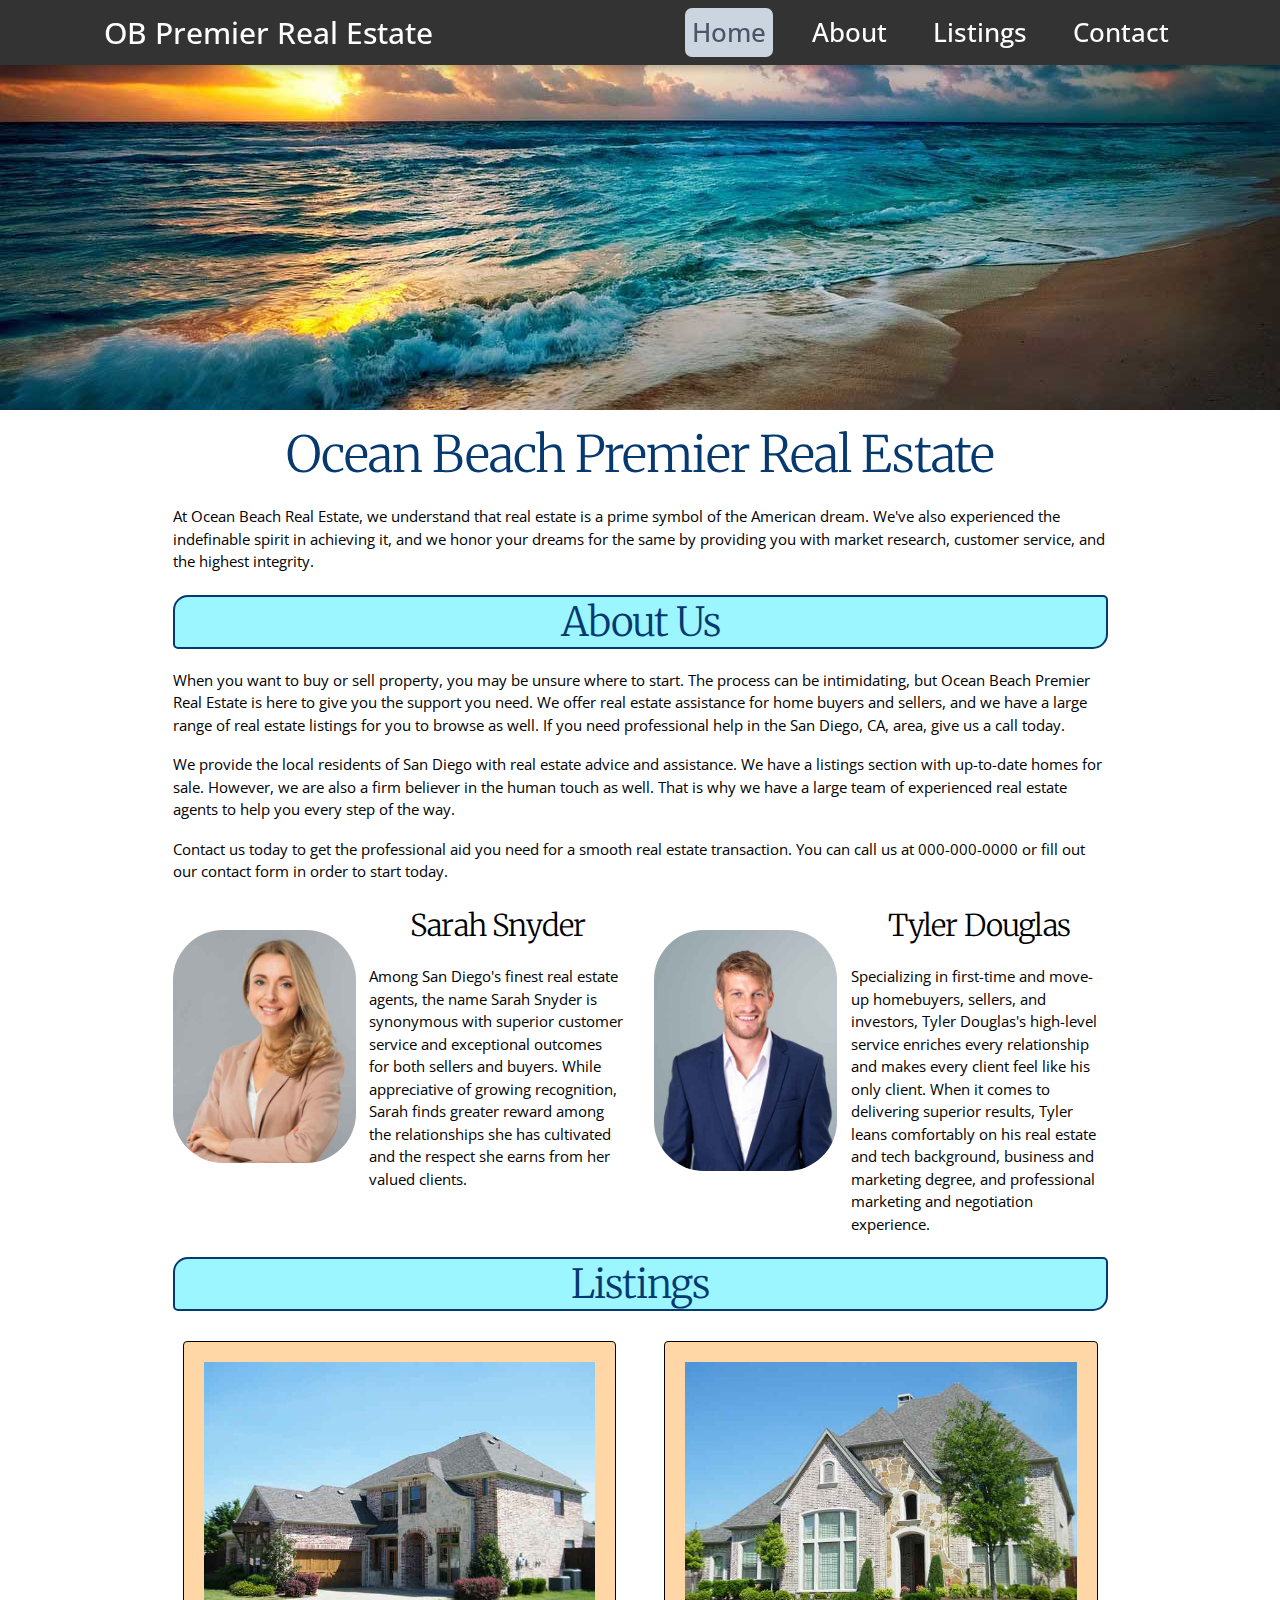
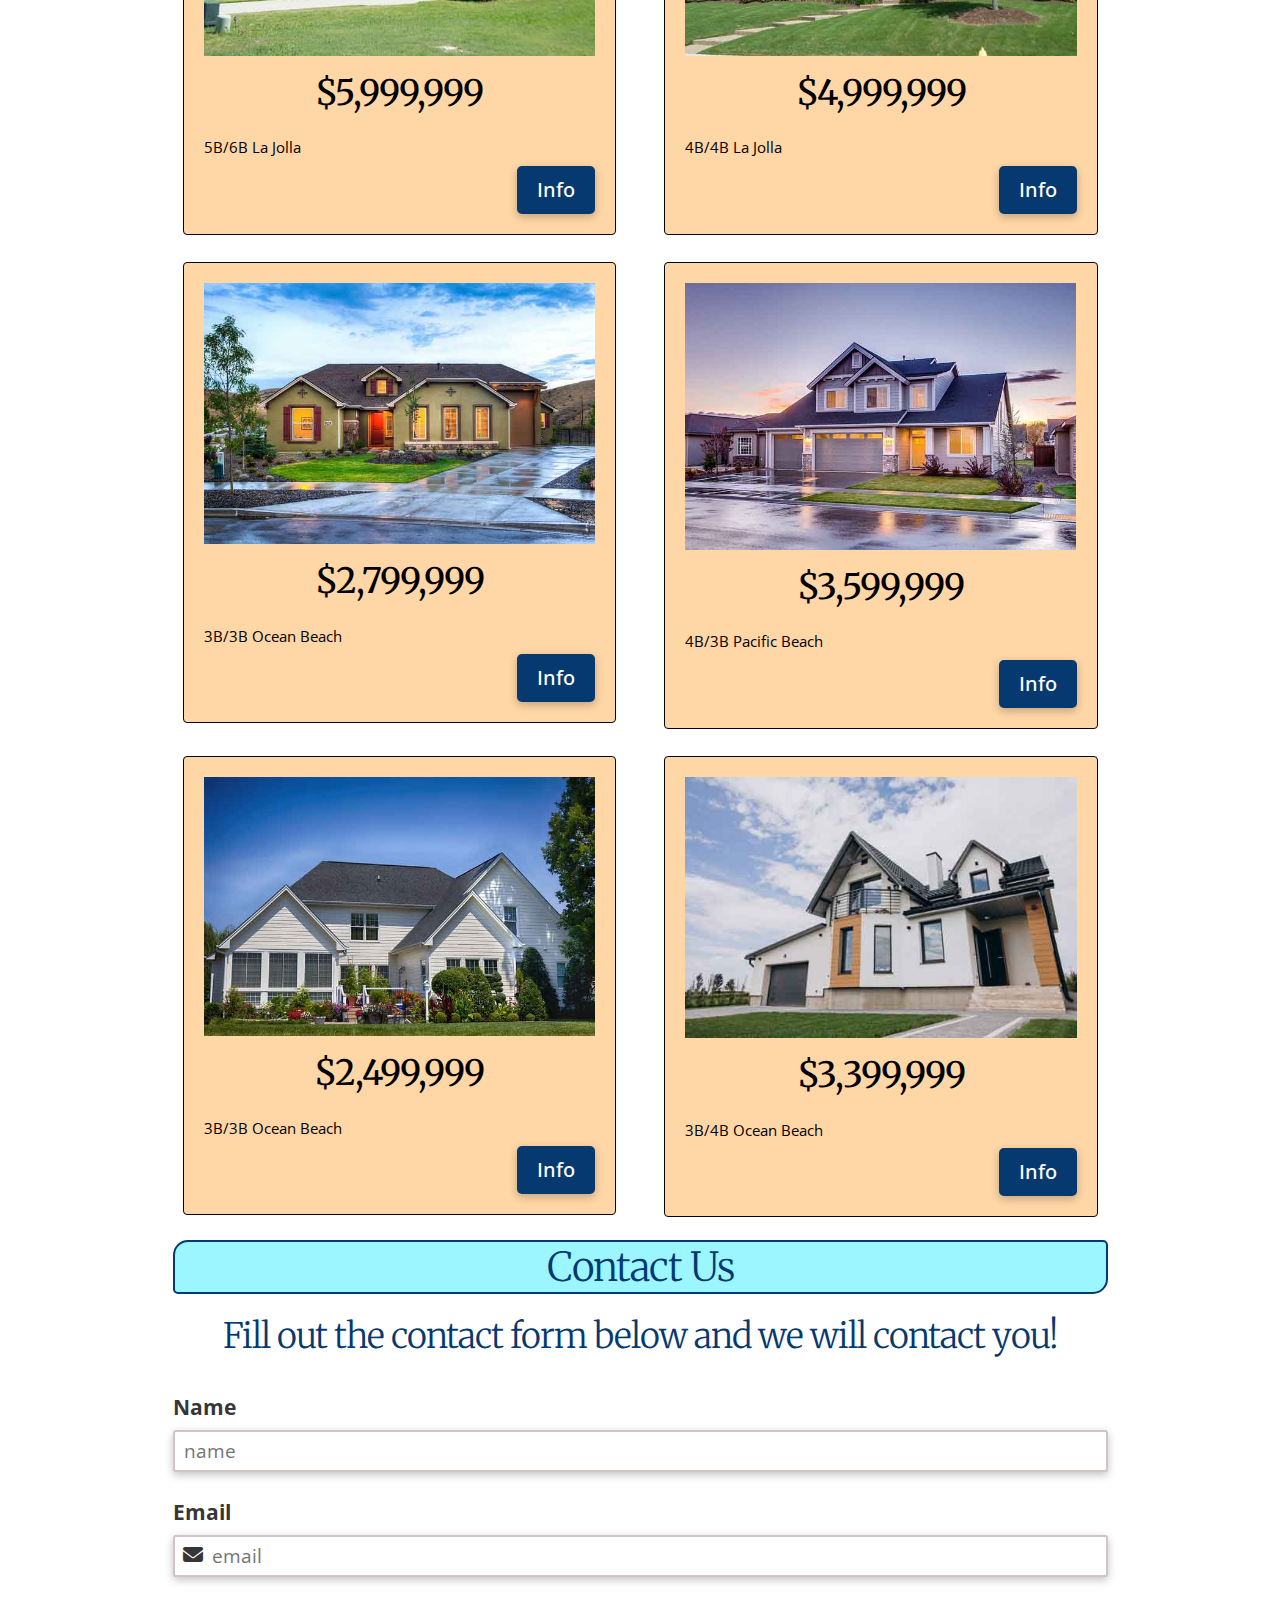
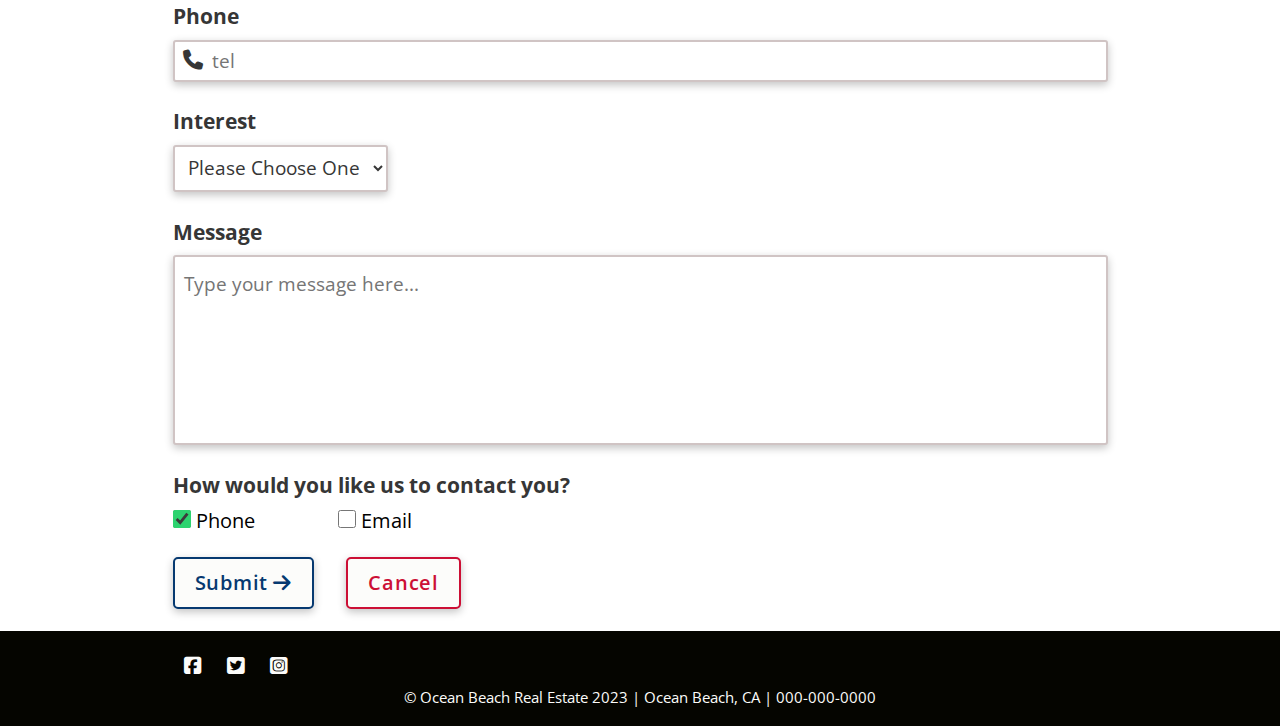
<file: Demo/Drew/index.html>
<!DOCTYPE html>
<html lang="en"> 
<head>
  <!-- Basic Page Needs
  –––––––––––––––––––––––––––––––––––––––––––––––––– -->
  <meta charset="utf-8">
  <meta http-equiv="X-UA-Compatible" content="IE=edge">
  <title>Ocean Beach Premier Real Estate</title>
  <meta name="description" content="">
  <meta name="author" content="">

  <!-- Font Awesome 
  –––––––––––––––––––––––––––––––––––––––––––––––––– -->
  <link rel="stylesheet" href="https://cdnjs.cloudflare.com/ajax/libs/font-awesome/6.4.0/css/all.min.css">

  <!-- Mobile Specific Metas
  –––––––––––––––––––––––––––––––––––––––––––––––––– -->
  <meta name="viewport" content="width=device-width, initial-scale=1">

  <!-- FONT
  –––––––––––––––––––––––––––––––––––––––––––––––––– -->
  <!-- google font -->
  <link rel="preconnect" href="https://fonts.googleapis.com">
  <link rel="preconnect" href="https://fonts.gstatic.com" crossorigin>
  <link href="https://fonts.googleapis.com/css2?family=Merriweather:wght@400;700&family=Open+Sans:wght@300;400;500;600;700;800&display=swap" rel="stylesheet">
 
  <!-- CSS
  –––––––––––––––––––––––––––––––––––––––––––––––––– -->
  <link rel="stylesheet" href="css/break-room.css">

  <!-- custom style -->
  <link rel="stylesheet" href="css/style.css">
 
</head>
<body>
  <header>
    <nav class="navbar">
      <div class="navbar-container">
        <div class="navbar-logo">
          <a href="./index.html" class="navbar-item">OB Premier Real Estate</a>
        </div>
        <div class="navbar-menu-container">
          <div class="navbar-menu">
            <div class="navbar-close">
              <i class="fa-sharp fa-solid fa-xmark close-icon"></i>
            </div>
            <a href="#home" class="navbar-item active">Home</a>
            <a href="#about" class="navbar-item">About</a>
            <a href="#listings" class="navbar-item">Listings</a>
            <a href="#form" class="navbar-item">Contact</a>
          </div>
        </div>
        <div class="navbar-toggle">
          <i class="fa-solid fa-bars menu-toggle-icon"></i>
        </div>
      </div>
    </nav>
    <section class="p3t" id="hero">
      <img src="./images/beach-hero.jpg" alt="Beach Sunset">
    </section>
  </header>
  <main class="room">
    <section class="m4t" id="home">
      <h1 class="blue t-center">Ocean Beach Premier Real Estate</h1>
      <p>At Ocean Beach Real Estate, we understand that real estate is a prime symbol of the American dream. We've also experienced the indefinable spirit in achieving it, and we honor your dreams for the same by providing you with market research, customer service, and the highest integrity.</p><br>
    </section>
    <section id="about">
      <h2 class="bc-blue br-left bg-p-blue blue t-center">About Us</h2>
      <p>When you want to buy or sell property, you may be unsure where to start. The process can be intimidating, but Ocean Beach Premier Real Estate is here to give you the support you need. We offer real estate assistance for home buyers and sellers, and we have a large range of real estate listings for you to browse as well. If you need professional help in the San Diego, CA, area, give us a call today.</p><br>
      <p>We provide the local residents of San Diego with real estate advice and assistance.  We have a listings section with up-to-date homes for sale.  However, we are also a firm believer in the human touch as well. That is why we have a large team of experienced real estate agents to help you every step of the way.</p><br>
      <p>Contact us today to get the professional aid you need for a smooth real estate transaction. You can call us at 000-000-0000 or fill out our contact form in order to start today.</p><br>
      <div class="row">
        <div class="column-six">
          <div class="row">
            <div class="column-five">
              <img src="./images/woman.jpg" alt="woman" class="br-lg" height="280">
            </div>
            <div class="column-seven">
                <h4 class="t-center">Sarah Snyder</h4>
                <p>Among San Diego's finest real estate agents, the name Sarah Snyder is synonymous with superior customer service and exceptional outcomes for both sellers and buyers. While appreciative of growing recognition, Sarah finds greater reward among the relationships she has cultivated and the respect she earns from her valued clients.</p>
            </div>
          </div>
        </div>
        <div class="column-six">
          <div class="row">
            <div class="column-five">
              <img src="./images/man.jpg" alt="man" class="br-lg" height="280">
            </div>
            <div class="column-seven">
              <h4 class="t-center">Tyler Douglas</h4>
              <p>Specializing in first-time and move-up homebuyers, sellers, and investors, Tyler Douglas's high-level service enriches every relationship and makes every client feel like his only client. When it comes to delivering superior results, Tyler leans comfortably on his real estate and tech background, business and marketing degree, and professional marketing and negotiation experience.
              </p>
            </div>
          </div>
        </div>
      </div>

    </section>
    <section id="listings">
      <h2 class="bc-blue br-left bg-p-blue blue t-center">Listings</h2>
      <div class="row">
        <div class="column-six">
          <div class="card bg-p-orange">
            <div class="card-image">
              <img src="./images/house-one.jpg" alt="house one">
            </div>
            <h3 class="card-title t-center p4t">
              $5,999,999
            </h3>
            <p>5B/6B La Jolla</p>
            <div class="t-right">
              <button type="button" class="button m2t bg-blue light">Info</button>
            </div>
          </div>
        </div>
        <div class="column-six">
          <div class="card bg-p-orange">
            <div class="card-image">
              <img src="./images/house-two.jpg" alt="house two">
            </div>
            <h3 class="card-title t-center p4t">
              $4,999,999
            </h3>
            <p>4B/4B La Jolla</p>
            <div class="t-right">
              <button type="button" class="button m2t bg-blue light">Info</button>
            </div>
          </div>
        </div>
      </div>
      <div class="row">
        <div class="column-six">
          <div class="card bg-p-orange">
            <div class="card-image">
              <img src="./images/house-three.jpg" alt="house three">
            </div>
            <h3 class="card-title t-center p4t">
              $2,799,999
            </h3>
            <p>3B/3B Ocean Beach</p>
            <div class="t-right">
              <button type="button" class="button m2t bg-blue light">Info</button>
            </div>
          </div>
        </div>
        <div class="column-six">
          <div class="card bg-p-orange">
            <div class="card-image">
              <img src="./images/house-four.jpg" alt="house four">
            </div>
            <h3 class="card-title t-center p4t">
              $3,599,999
            </h3>
            <p>4B/3B Pacific Beach</p>
            <div class="t-right">
              <button type="button" class="button m2t bg-blue light">Info</button>
            </div>
          </div>
        </div>
      </div>
      <div class="row">
        <div class="column-six">
          <div class="card bg-p-orange">
            <div class="card-image">
              <img src="./images/house-five.jpg" alt="house five">
            </div>
            <h3 class="card-title t-center p4t">
              $2,499,999
            </h3>
            <p>3B/3B Ocean Beach</p>
            <div class="t-right">
              <button type="button" class="button m2t bg-blue light">Info</button>
            </div>
          </div>
        </div>
        <div class="column-six">
          <div class="card bg-p-orange">
            <div class="card-image">
              <img src="./images/house-six.jpg" alt="house six">
            </div>
            <h3 class="card-title t-center p4t">
              $3,399,999
            </h3>
            <p>3B/4B Ocean Beach</p>
            <div class="t-right">
              <button type="button" class="button m2t bg-blue light">Info</button>
            </div>
          </div>
        </div>
      </div>

    </section>
    <section id="form">
      <h2 class="bc-blue br-left bg-p-blue blue t-center">Contact Us</h2>
      <h3 class="t-center blue">Fill out the contact form below and we will contact you!</h3>
      <form action="#" class="m3b">
        <fieldset class="form-field">
          <label class="label">Name</label>
          <div class="form-control">
            <input class="input" type="text" placeholder="name">
          </div>
        </fieldset>

        <fieldset class="form-field">
          <label class="label">Email</label>
          <div class="form-control has-icon">
            <input class="input" type="email" placeholder="email">
            <span class="icon">
              <i class="fa-solid fa-envelope"></i>
            </span>
          </div>
        </fieldset> 

        <fieldset class="form-field">
          <label class="label">Phone</label>
          <div class="form-control has-icon">
            <input class="input" type="tel" placeholder="tel">
            <span class="icon">
              <i class="fa-solid fa-phone"></i>
            </span>
          </div>
        </fieldset> 

        <fieldset class="form-field">
          <label class="label">Interest</label>
          <div class="form-control">
            <div class="select">
              <select>
                <option>Please Choose One</option>
                <option>Buyer</option>
                <option>Seller</option>
                <option>General Interest</option>
              </select>
            </div>
          </div>
        </fieldset>

        <fieldset class="form-field">
          <label class="label">Message</label>
          <div class="form-control">
            <textarea class="text-area" placeholder="Type your message here..."></textarea>
          </div>
        </fieldset> 

        <fieldset class="form-field">
          <label class="label">How would you like us to contact you?</label>
          <div class="form-control">
            <label class="checkbox">
              <input type="checkbox" checked>Phone
            </label>
            <label class="checkbox">
              <input type="checkbox">Email
            </label>
          </div>
        </fieldset>

        <fieldset class="form-field group-btn">
          <div class="form-control">
            <button class="button submit-btn">Submit <i class="fa-solid fa-arrow-right"></i></button>
          </div>
          <div class="form-control">
            <button class="button reset-btn">Cancel</button>
          </div>  
        </fieldset> 
      </form>
    </section>
  </main>
  <footer class="bg-dark p4" >
    <section class="room">
      <div>
        <span class="icon">
          <i class="fa-brands fa-square-facebook light"></i>
        </span>
        <span class="icon">
          <i class="fa-brands fa-square-twitter light"></i>
        </span>
        <span class="icon">
          <i class="fa-brands fa-square-instagram light"></i>
        </span>
      </div>
      <div class="t-center light">
        <p>&copy; Ocean Beach Real Estate 2023 | Ocean Beach, CA | 000-000-0000</p>
      </div>
    </section>

  </footer>
  <!-- JavaScript
  –––––––––––––––––––––––––––––––––––––––––––––––––– -->
  <script src="scripts/break-room.js"></script>
</body>
</html>
</file>
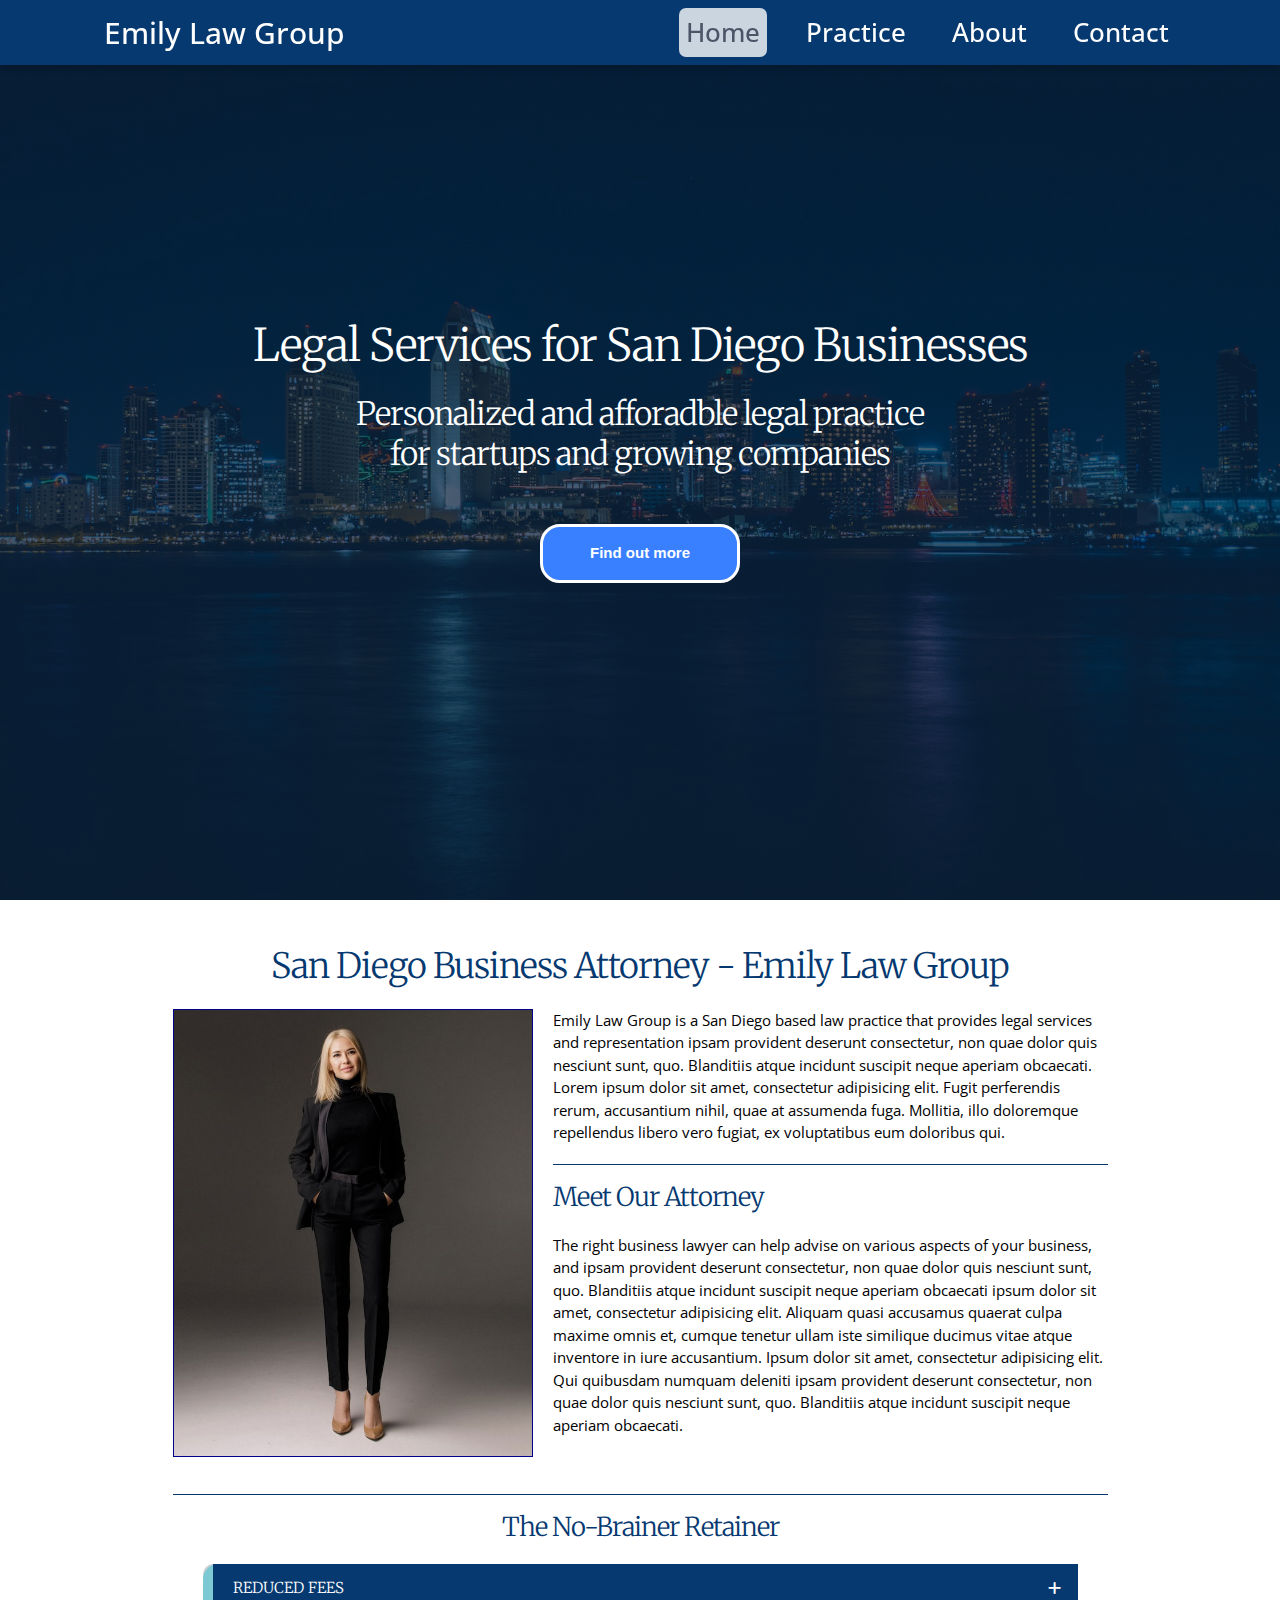
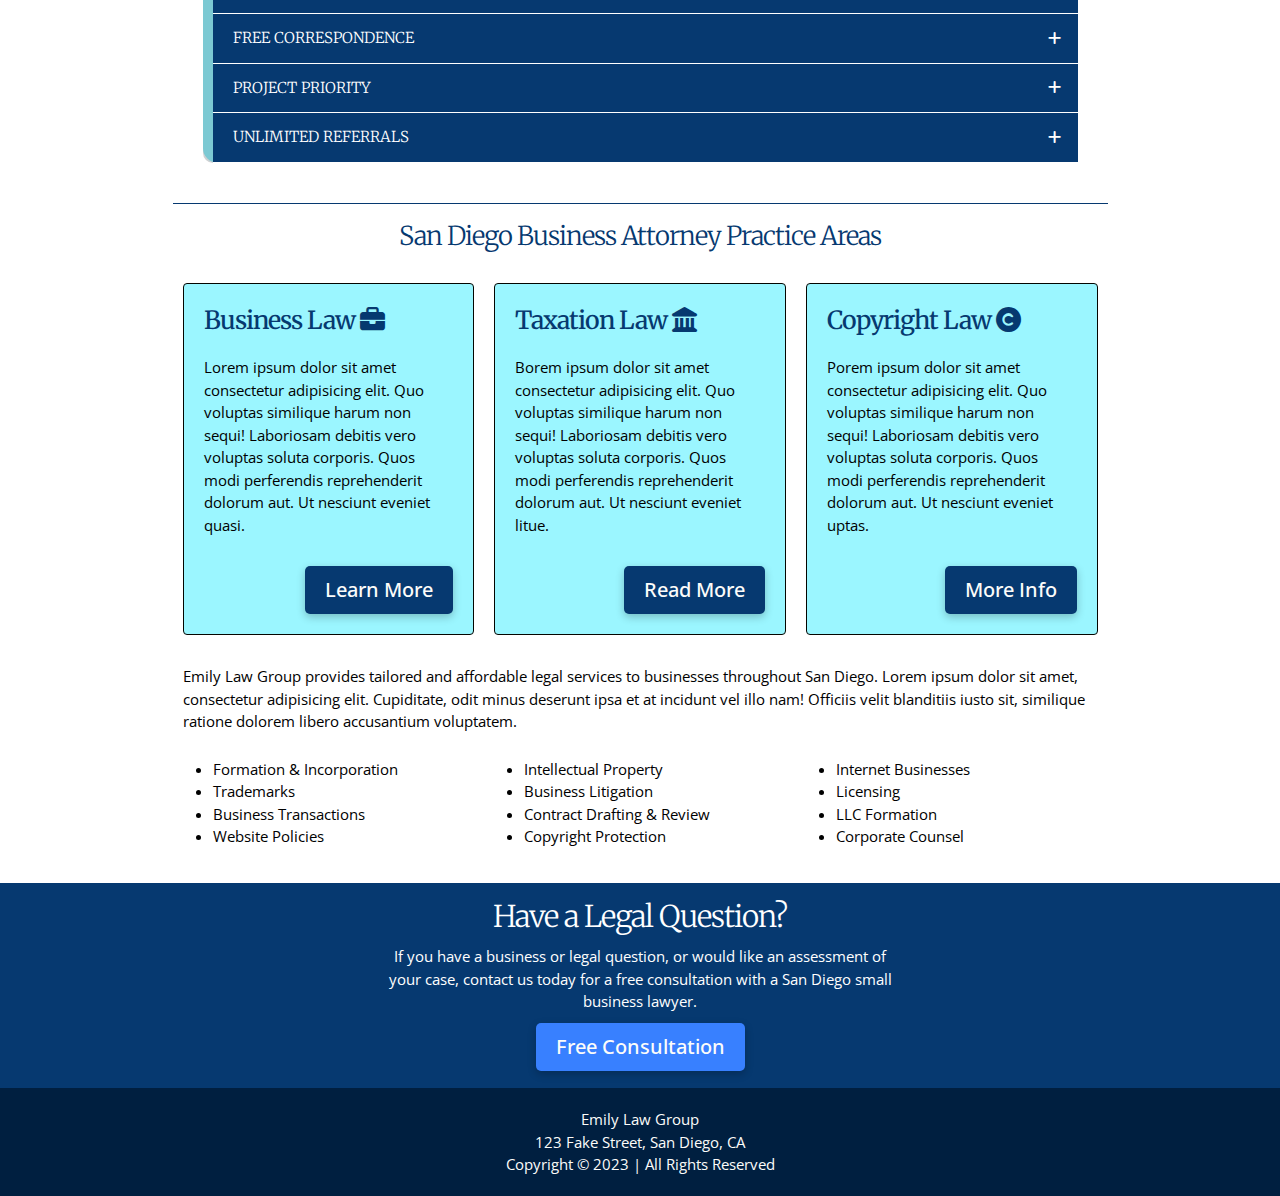
<file: Demo/Rene/index.html>
<!DOCTYPE html>
<html lang="en"> 
<head>
  <!-- Basic Page Needs
  –––––––––––––––––––––––––––––––––––––––––––––––––– -->
  <meta charset="utf-8">
  <meta http-equiv="X-UA-Compatible" content="IE=edge">
  <title>San Diego Business Attorney | Small Business Lawyer</title>
  <meta name="description" content="">
  <meta name="author" content="">

  <!-- Font Awesome 
  –––––––––––––––––––––––––––––––––––––––––––––––––– -->
  <link rel="stylesheet" href="https://cdnjs.cloudflare.com/ajax/libs/font-awesome/6.4.0/css/all.min.css">

  <!-- Mobile Specific Metas
  –––––––––––––––––––––––––––––––––––––––––––––––––– -->
  <meta name="viewport" content="width=device-width, initial-scale=1">

  <!-- FONT
  –––––––––––––––––––––––––––––––––––––––––––––––––– -->
  <!-- google font -->
  <link rel="preconnect" href="https://fonts.googleapis.com">
  <link rel="preconnect" href="https://fonts.gstatic.com" crossorigin>
  <link href="https://fonts.googleapis.com/css2?family=Merriweather:wght@400;700&family=Open+Sans:wght@300;400;500;600;700;800&display=swap" rel="stylesheet">
 
  <!-- CSS
  –––––––––––––––––––––––––––––––––––––––––––––––––– -->
  <link rel="stylesheet" href="css/break-room.css">

  <!-- custom style -->
 
</head>
<body>
  <!-- THIS IS A BOILERPLATE FOR OUR USERS -->
  <header>
    <nav class="navbar">
      <div class="navbar-container">
        <div class="navbar-logo">
          <a href="index.html" class="navbar-item">Emily Law Group</a>
        </div>
        <div class="navbar-menu-container">
          <div class="navbar-menu">
            <div class="navbar-close">
              <i class="fa-sharp fa-solid fa-xmark close-icon"></i>
            </div>
            <a href="index.html" class="navbar-item active">Home</a>
            <a href="pages/practice.html" class="navbar-item">Practice</a>
            <a href="pages/about.html" class="navbar-item">About</a>
            <a href="pages/contact.html" class="navbar-item">Contact</a>
          </div>
        </div>
        <div class="navbar-toggle">
          <i class="fa-solid fa-bars menu-toggle-icon"></i>
        </div>
      </div>
    </nav>
  </header>
  <section id="hero-page">
    <section class="hero">
      <div class="hero-inner">
        <h1>Legal Services for San Diego Businesses</h1>
        <h2>Personalized and afforadble legal practice<br>for startups and growing companies</h2>
        <a href="pages/practice.html" class="btn btn-primary btn-color-bg">Find out more</a>
      </div>
    </section>
  </section>
  <main class="room">
    <section class="navbar-nav-m">
      <h2 class="t-center blue">San Diego Business Attorney - Emily Law Group</h2>
    </section>
    <section id="grid">
      <div class="exGrid">
        <div class="row">
          <div class="column-twelve introAttorney">
            <figure>
              <picture>
                  <source media="(min-width: 750px)" srcset="images/attorney.jpg">
                  <img src="images/attorney-sm.jpg" alt="Attorney Emily" class="attorneyProfile floatLeft">
              </picture>
            </figure>
            <p>Emily Law Group is a San Diego based law practice that provides legal services and representation ipsam provident deserunt consectetur, non quae dolor quis nesciunt sunt, quo. Blanditiis atque incidunt suscipit neque aperiam obcaecati. Lorem ipsum dolor sit amet, consectetur adipisicing elit. Fugit perferendis rerum, accusantium nihil, quae at assumenda fuga. Mollitia, illo doloremque repellendus libero vero fugiat, ex voluptatibus eum doloribus qui.</p>
            <hr>
            <h3 class="blue">Meet Our Attorney</h3>
            <p>The right business lawyer can help advise on various aspects of your business, and ipsam provident deserunt consectetur, non quae dolor quis nesciunt sunt, quo. Blanditiis atque incidunt suscipit neque aperiam obcaecati ipsum dolor sit amet, consectetur adipisicing elit. Aliquam quasi accusamus quaerat culpa maxime omnis et, cumque tenetur ullam iste similique ducimus vitae atque inventore in iure accusantium. Ipsum dolor sit amet, consectetur adipisicing elit. Qui quibusdam numquam deleniti ipsam provident deserunt consectetur, non quae dolor quis nesciunt sunt, quo. Blanditiis atque incidunt suscipit neque aperiam obcaecati.</p>
          </div>
        </div>
      </div>
      <hr>
    </section>
    <section id="my-accordion">
      <h3 class="t-center blue">The No-Brainer Retainer</h3>
      <section class="aContainer">
        <div class="accordion">
          <header class="aHeader">
            <h2>
              <button>Reduced Fees
                <i class="fa-solid fa-plus"></i>
                <i class="fa-solid fa-minus"></i>
              </button>
            </h2>
          </header>
          <article class="aContent">
            <img src="images/cost-savings-150x150.jpg" alt="image example">
            <p>Lorem ipsum dolor, sit amet consectetur adipisicing elit. Corrupti voluptas eaque voluptatibus. Suscipit nulla aperiam in consectetur nemo ad aut debitis delectus eveniet?</p>
            <p>Ratione neque sequi nihil, est saepe qui. Mollitia sint ratione praesentium obcaecati, nobis deleniti autem tempore ipsam temporibus accusamus, voluptatem quo nulla laboriosam dolorum ducimus odio! Laudantium ratione ipsa vel.</p>
          </article>
        </div>
        <div class="accordion">
          <header class="aHeader">
            <h2>
              <button>Free Correspondence
                <i class="fa-solid fa-plus"></i>
                <i class="fa-solid fa-minus"></i>
              </button>
            </h2>
          </header>
          <article class="aContent">
            <img src="images/email-correspondence-150x150.jpg" alt="image example">
            <p>Lorem ipsum dolor sit amet. Magni, nisi ut et vero non quisquam eos recusandae iure omnis esse officia, distinctio, facilis saepe! Sint animi quisquam soluta magni quas!</p>
            <p>Tenetur quod quia sunt distinctio ex quisquam libero natus totam harum adipisci optio exercitationem modi soluta nemo inventore consequatur obcaecati nihil cumque. Corrupti, voluptatum possimus. Nulla!</p>
          </article>
        </div>
        <div class="accordion">
          <header class="aHeader">
            <h2>
              <button>Project Priority
                <i class="fa-solid fa-plus"></i>
                <i class="fa-solid fa-minus"></i>
              </button>
            </h2>
          </header>
          <article class="aContent">
            <img src="images/project-line-150x150.jpg" alt="image example">
            <p>Lorem ipsum, dolor sit amet consectetur adipisicing elit. Eius recusandae option fuga maxime repellat ea et reiciendis dolor nesciunt dicta veritatis, eveniet expedita suscipit laboriosam iure.</p>
            <p>Assumenda accusamus magnam a pariatur. Atque dolores minus et explicabo omnis, sint illum magni excepturi eveniet quasi unde consectetur dolor. Assumenda, laboriosam.</p>
          </article>
        </div>
        <div class="accordion">
          <header class="aHeader">
            <h2>
              <button>Unlimited Referrals
                <i class="fa-solid fa-plus"></i>
                <i class="fa-solid fa-minus"></i>
              </button>
            </h2>
          </header>
          <article class="aContent">
            <img src="images/business-sale-acquisition-deal-150x150.jpg" alt="image example">
            <p>Lorem ipsum dolor sit amet, consectetur adipisicing elit. Quibusdam magnam optio cumque voluptatem magni, temporibus beatae possimus architecto fuga adipisci oeius. Explicabo amet recusandae consequatur eaque!</p>
            <p>Saepe ex exercitationem rerum repudiandae quas tenetur necessitatibus et reiciendis magnam earum! Harum mollitia. Itaque eligendi impedit voluptatem provident voluptas vel optio, blanditiis dolore doloremque asperiores eius?</p>
          </article>
        </div>
      </section>
    </section>
    <hr>
    <section>
      <h3 class="t-center blue">San Diego Business Attorney Practice Areas</h3>
      <div class="row cardLaw">
        <div class="column-three">
          <div class="card bg-p-blue">
            <h3 class="card-title blue">
              Business Law <i class="fa-solid fa-briefcase"></i>
            </h3>
            <p class="m4b">Lorem ipsum dolor sit amet consectetur adipisicing elit. Quo voluptas similique harum non sequi! Laboriosam debitis vero voluptas soluta corporis. Quos modi perferendis reprehenderit dolorum aut. Ut nesciunt eveniet quasi.</p>
            <div class="t-right">
              <button type="submit" class="button light bg-blue m2t" onclick="location.href='./pages/practice.html', '_self'">Learn More</button>
            </div>
          </div>
        </div>
        <div class="column-three">
          <div class="card bg-p-blue">
            <h3 class="card-title blue">
              Taxation Law <i class="fa-solid fa-landmark"></i>
            </h3>
            <p class="m4b">Borem ipsum dolor sit amet consectetur adipisicing elit. Quo voluptas similique harum non sequi! Laboriosam debitis vero voluptas soluta corporis. Quos modi perferendis reprehenderit dolorum aut. Ut nesciunt eveniet litue.</p>
            <div class="t-right">
              <button type="submit" class="button light bg-blue m2t" onclick="location.href='./pages/practice.html', '_self'">Read More</button>
            </div>
          </div>
        </div>
        <div class="column-three">
          <div class="card bg-p-blue">
            <h3 class="card-title blue">
              Copyright Law <i class="fa-solid fa-copyright"></i>
            </h3>
            <p class="m4b">Porem ipsum dolor sit amet consectetur adipisicing elit. Quo voluptas similique harum non sequi! Laboriosam debitis vero voluptas soluta corporis. Quos modi perferendis reprehenderit dolorum aut. Ut nesciunt eveniet uptas.</p>
            <div class="t-right">
              <button type="submit" class="button light bg-blue m2t" onclick="location.href='./pages/practice.html', '_self'">More Info</button>
            </div>
          </div>
        </div>
      </div>
      <p class="pArea">Emily Law Group provides tailored and affordable legal services to businesses throughout San Diego. Lorem ipsum dolor sit amet, consectetur adipisicing elit. Cupiditate, odit minus deserunt ipsa et at incidunt vel illo nam! Officiis velit blanditiis iusto sit, similique ratione dolorem libero accusantium voluptatem.</p><br>
      <div class="exGrid">
        <div class="row">
            <div class="column-three">
              <ul>
                <li>Formation & Incorporation</li>
                <li>Trademarks</li>
                <li>Business Transactions</li>
                <li>Website Policies</li>
              </ul>
            </div>
            <div class="column-three">
              <ul>
                <li>Intellectual Property</li>
                <li>Business Litigation</li>
                <li>Contract Drafting & Review</li>
                <li>Copyright Protection</li>
              </ul>
            </div>
            <div class="column-three">
              <ul>
                <li>Internet Businesses</li>
                <li>Licensing</li>
                <li>LLC Formation</li>
                <li>Corporate Counsel</li>
              </ul>
            </div>
        </div>
      </div>
      <br>
    </section>
  </main>
  <section class="bg-blue legalQuestions">
    <div class="exGrid">
      <div class="row">
          <div class="column-twelve t-center white">
            <h2>Have a Legal Question?</h2>
            <p class="legalParagraph">If you have a business or legal question, or would like an assessment of your case, contact us today for a free consultation with a San Diego small business lawyer.</p>
            <button type="submit" class="button btn-primary btn-color-bg" onclick="location.href='./pages/contact.html', '_self'">Free Consultation</button> 
          </div>
        </div>
    </div>
  </section>
  <footer class="darker-blue">
   <section id="footer">
    <p class="light p5 t-center">Emily Law Group<br>
    123 Fake Street, San Diego, CA<br>
    Copyright &copy; 2023 | All Rights Reserved</p>
    </section>
  </footer>
  <!-- JavaScript
  –––––––––––––––––––––––––––––––––––––––––––––––––– -->
  <script src="scripts/break-room.js"></script>
</body>
</html>
</file>
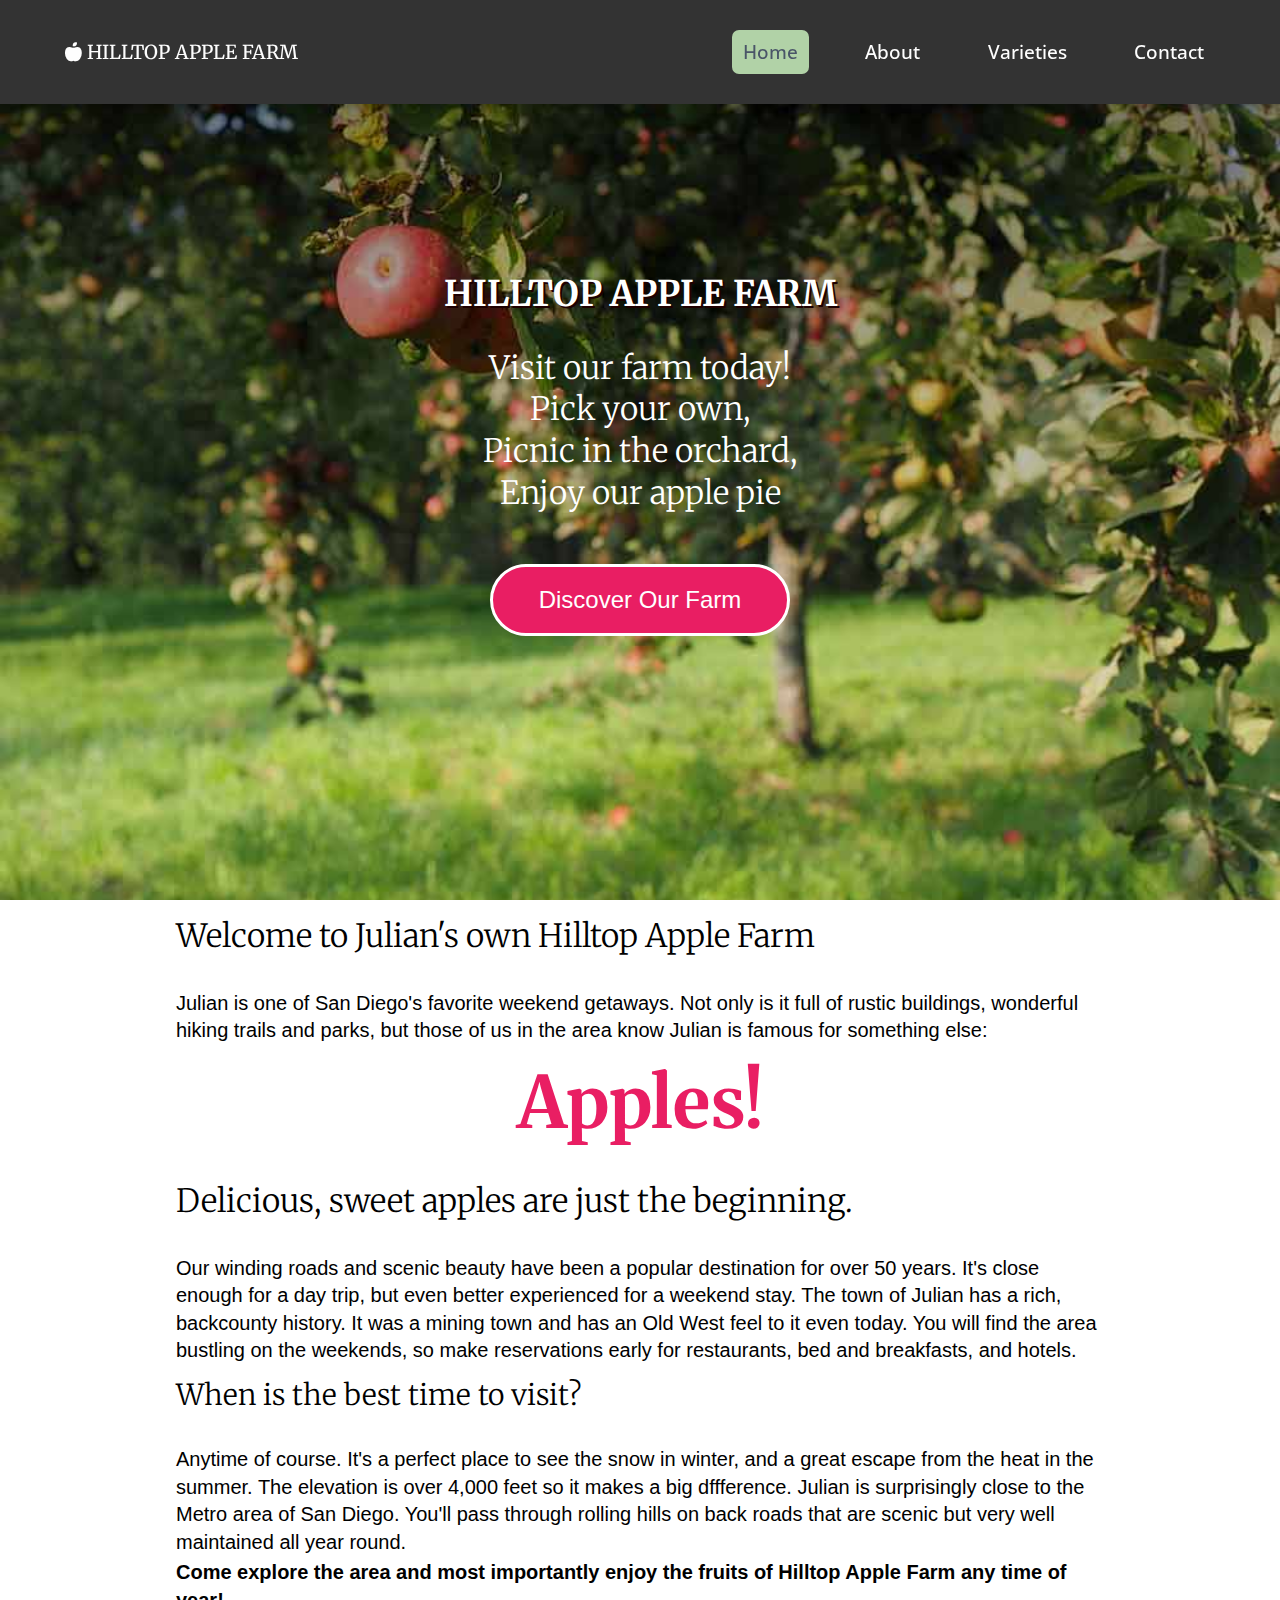
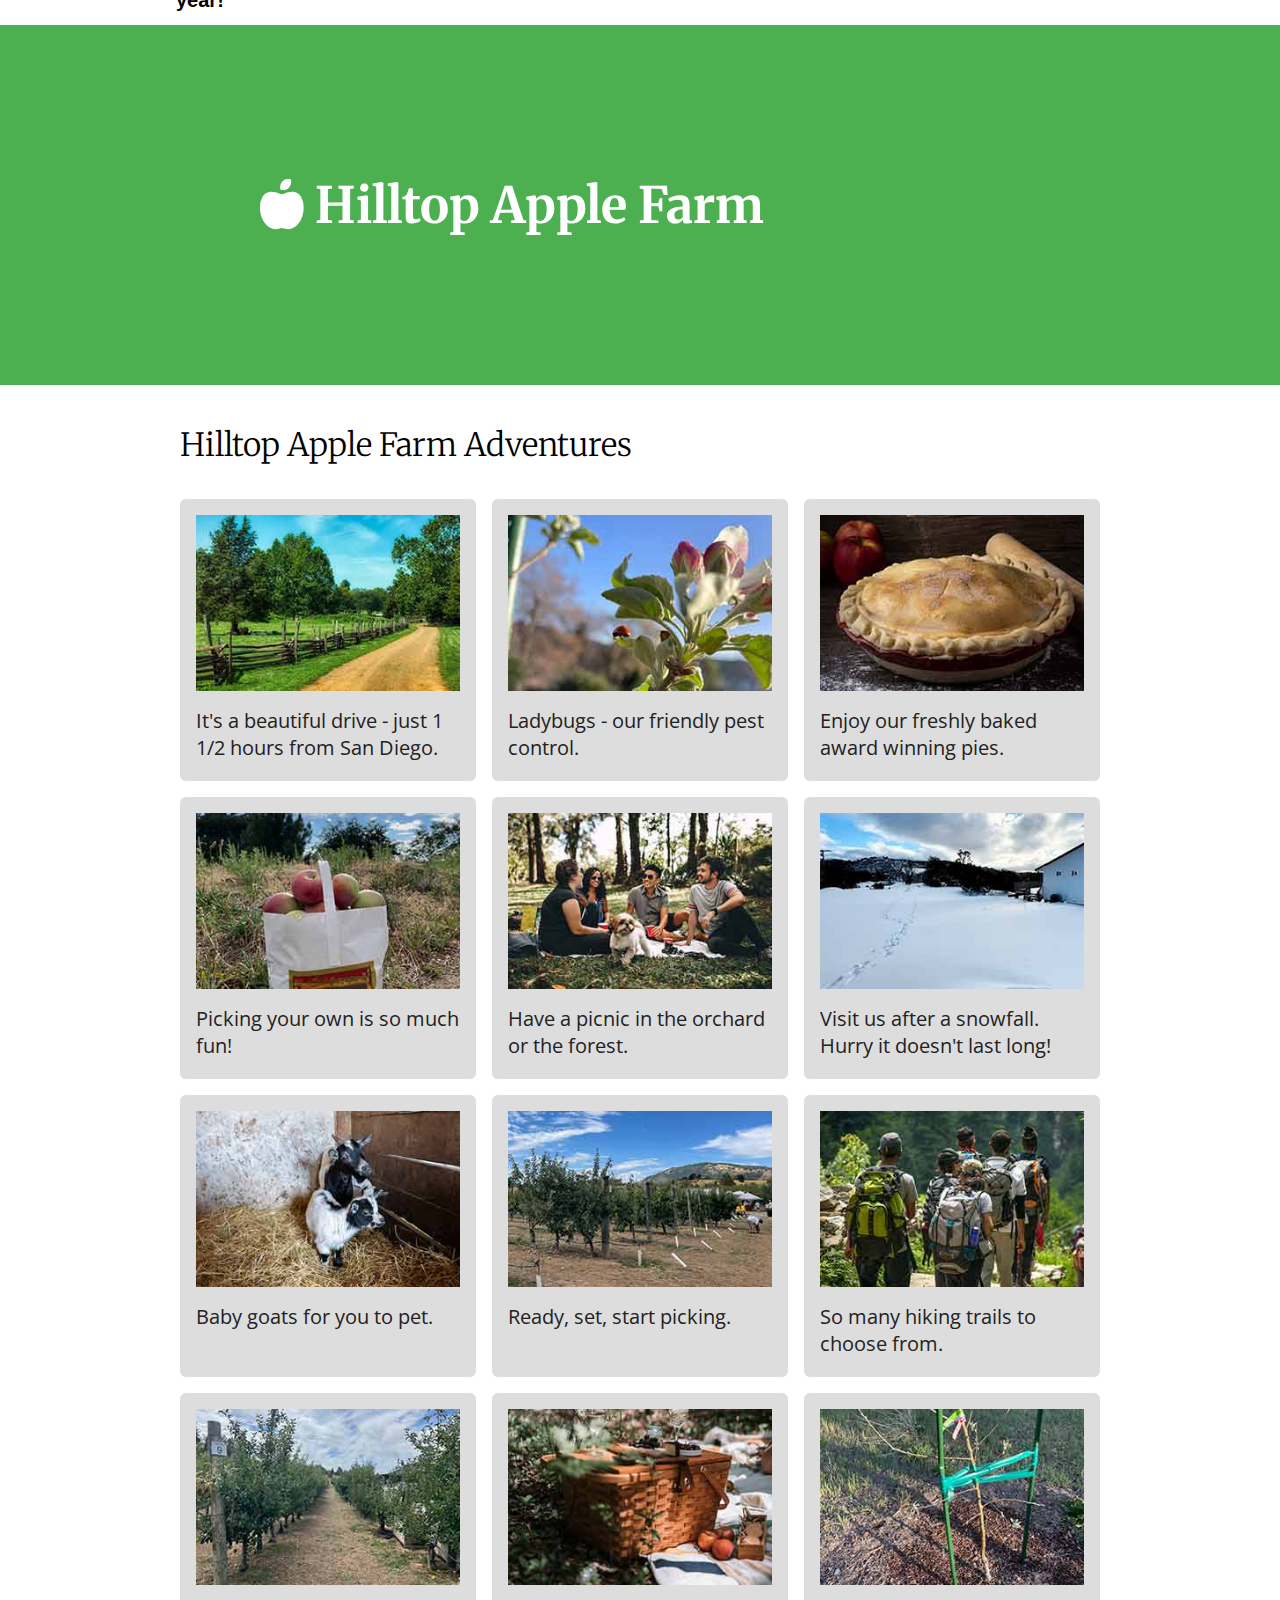
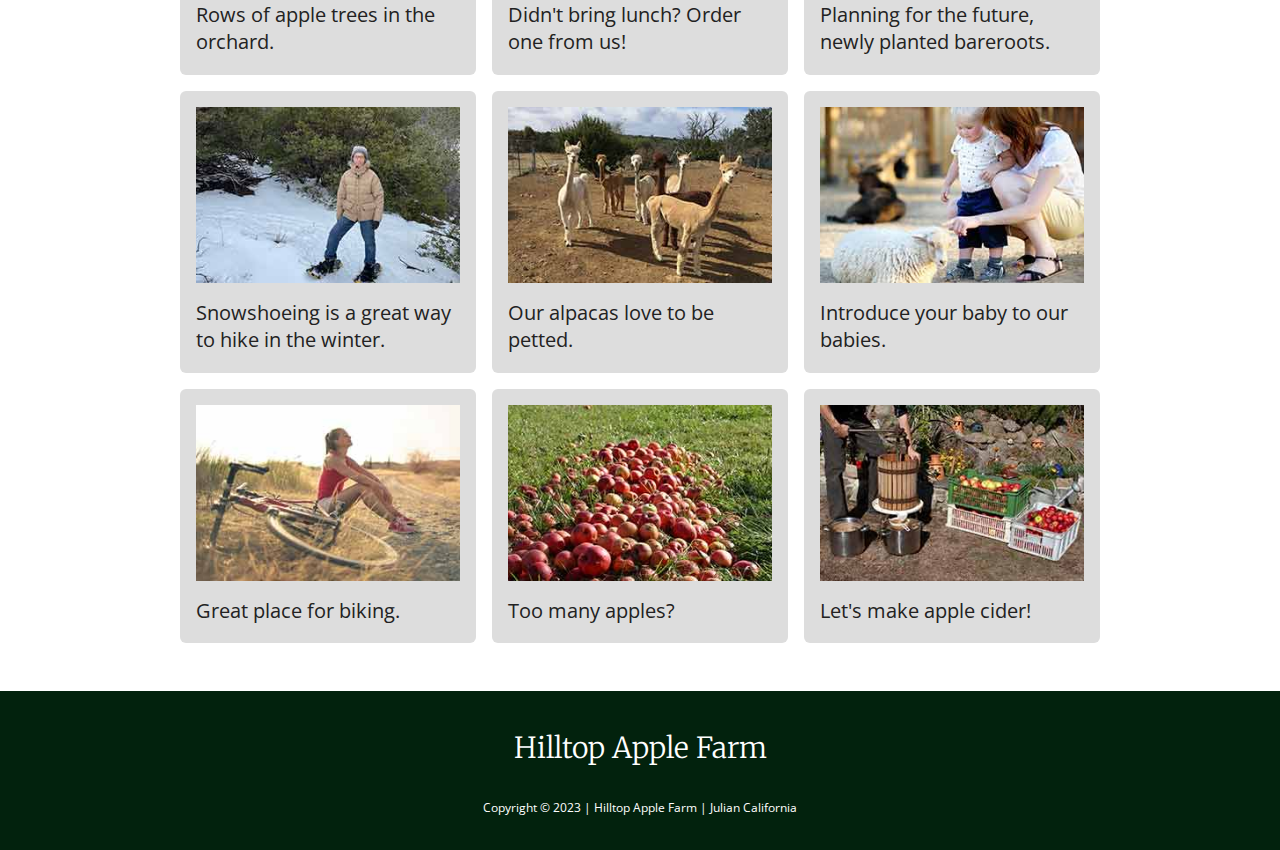
<file: Demo/trish/index.html>
<!DOCTYPE html>
<html lang="en"> 
<head>
  <!-- Basic Page Needs
  –––––––––––––––––––––––––––––––––––––––––––––––––– -->
  <meta charset="utf-8">
  <meta http-equiv="X-UA-Compatible" content="IE=edge">
  <title>Hilltop Apple Farm</title>
  <meta name="description" content="">
  <meta name="author" content="">

  <!-- Font Awesome 
  –––––––––––––––––––––––––––––––––––––––––––––––––– -->
  <link rel="stylesheet" href="https://cdnjs.cloudflare.com/ajax/libs/font-awesome/6.4.0/css/all.min.css">

  <!-- Mobile Specific Metas
  –––––––––––––––––––––––––––––––––––––––––––––––––– -->
  <meta name="viewport" content="width=device-width, initial-scale=1">

  <!-- FONT
  –––––––––––––––––––––––––––––––––––––––––––––––––– -->
  <!-- google font -->
  <link rel="preconnect" href="https://fonts.googleapis.com">
  <link rel="preconnect" href="https://fonts.gstatic.com" crossorigin>
  <link href="https://fonts.googleapis.com/css2?family=Merriweather:wght@400;700&family=Open+Sans:wght@300;400;500;600;700;800&display=swap" rel="stylesheet">
 
  <!-- CSS
  –––––––––––––––––––––––––––––––––––––––––––––––––– -->
  <link rel="stylesheet" href="css/break-room.css">

  <!-- custom style -->
  <style>
    .navbar-menu .navbar-item:hover {
    background: rgba(139, 195, 74, 1);
    }
    a.navbar-item.active {
    background-color: hsl(106, 32%, 74%);
    width: 100%;
    border-radius: 7px;
    }
    .navbar-logo {
    font-family: 'Merriweather', serif !important;
    }
    h1 { font-size: 3.0rem; letter-spacing: 0;}
    h2 { font-size: 2.2rem; letter-spacing: 0;}
    h3 { font-size: 2.0rem; letter-spacing: 0;}
    h4 { font-size: 1.8rem; letter-spacing: 0;}
    h5 { font-size: 1.4rem; letter-spacing: 0;}
    h6 { font-size: 1.2rem; letter-spacing: 0;}
  }
    h1, h2, h3, h4, h5 {
    letter-spacing: 0;
    }
    h3.t-center {
    color: #E91E63;
    font-size: 4.5rem;;
    }
    p {
      font-size: 1.25rem;
      line-height: 1.37;
    }
    .hero .btn {
    background-color: #E91E63;
    display: block;
    width: 300px;
    padding: 15px 40px;
    }
    #hero-animate {
    background-color: #4CAF50;
    height: 40vh;
    font-family: 'Merriweather', serif !important;
    }
    .hero-inner h1, .hero-inner h2 {
      text-shadow: 2px 2px #1f0000;
    }
    .hero__title {
    left: 40%;
    text-align: center;
    }
    .cube {
    border: solid 1px #69d36d;
    }
    .cube:nth-child(2n) {
    border-color: #068b35;
    }
    footer {
    background-color: #02220d;
    color: #fff;
    text-align: center;
    }
    footer{
    padding: 30px 0;
    }
    .small {
      font-size: 12px;
    }

    /* media queries for content flex area */
    @media screen and (min-width: 768px) {
    .flex-wrapper {
    display: flex;
    }
    .flex-container {
    display: flex;
    }
    .content {
    flex: 1;
    }
    .sidebar {
    flex: 0 1 300px;
    }
    }

    /* Flexbox for cards adjusted styles for my site */
    .row {
    display: flex;
    gap: 1rem;
    margin-bottom: 1rem;
    }
    .column {
    background-color: #ddd;
    padding: 1rem 0;
    flex: 1;
    color: #222;
    padding: 1rem;
    border-radius: 6px;;
    }
    /* media queries for card layout grid */
    @media screen and (max-width: 768px) {
    .row {
    flex-wrap: wrap;
    }
    .column {
    flex-basis: 100%;
    }
    }

  </style>
</head>

<body>
  <header>
    <nav class="navbar">
      <div class="navbar-container">
        <div class="navbar-logo">
          <a href="" class="navbar-item "><i class="fa-solid fa-apple-whole"></i> HILLTOP APPLE FARM</a>
        </div>
        <div class="navbar-menu-container">
          <div class="navbar-menu">
            <div class="navbar-close">
              <i class="fa-sharp fa-solid fa-xmark close-icon"></i>
            </div>
            <a href="#" class="navbar-item active">Home</a>
            <a href="#" class="navbar-item">About</a>
            <a href="#" class="navbar-item">Varieties</a>
            <a href="#" class="navbar-item">Contact</a>
          </div>
        </div>
        <div class="navbar-toggle">
          <i class="fa-solid fa-bars menu-toggle-icon"></i>
        </div>
      </div>
    </nav>
  </header>
  <main>
  <section id="hero-page">
    <div class="hero">
      <div class="hero-inner">
        <h2 class="upper bold">Hilltop Apple Farm</h2>
        <h3>Visit our farm today! <br> Pick your own,<br>Picnic in the orchard, <br>Enjoy our apple pie</h3>
        <a href="#" class="btn">Discover Our Farm</a>
      </div>
    </div>
    <section class="hero-page-content room">
      <div class="hero-wrapper">
        <div class="hero-inner">
          <h3>Welcome to Julian's own Hilltop Apple Farm</h3>
          <p>Julian is one of San Diego's favorite weekend getaways. Not only is it full of rustic buildings, wonderful hiking trails and parks, but those of us in the area know Julian is famous for something else: </p>
          <h3 class="t-center bold">Apples!</h3>
          <h3>Delicious, sweet apples are just the beginning.</h3>

          <p>Our winding roads and scenic beauty have been a popular destination for over 50 years. It's close enough for a day trip, but even better experienced for a weekend stay. The town of Julian has a rich, backcounty history. It was a mining town and has an Old West feel to it even today. You will find the area bustling on the weekends, so make reservations early for restaurants, bed and breakfasts, and hotels. </p>
          <h4>When is the best time to visit? </h4>
          <p>Anytime of course. It's a perfect place to see the snow in winter, and a great escape from the heat in the summer. The elevation is over 4,000 feet so it makes a big dffference. Julian is surprisingly close to the Metro area of San Diego. You'll pass through rolling hills on back roads that are scenic but very well maintained all year round.</p>
          <p class="bold"> Come explore the area and most importantly enjoy the fruits of Hilltop Apple Farm any time of year!</p>

        </div>
      </div>
    </section>
    </section>

    <!-- BACKGROUND ANIMATION CSS component -->
    <section id="animate-bg">
      <!-- <h3>About our apples</h3> -->
      <div id="hero-animate">
        <div class="hero__title"><i class="fa-solid fa-apple-whole"></i> Hilltop Apple Farm </div>
        <div class="hero__content">
        </div>
        <div class="cube"></div>
        <div class="cube"></div>
        <div class="cube"></div>
        <div class="cube"></div>
        <div class="cube"></div>
        <div class="cube"></div>
      </div>
    </section>
    <div class="flex-container wrapper">
      <section class="content">
        <!-- Cards
–––––––––––––––––––––––––––––––––––––––––––––––––– -->
        <section id="exCards" class="room container">
          <h3>Hilltop Apple Farm Adventures</h3>

          <div class="row">
            <div class="column">
              <img src="images/road.jpg" alt="country road">
              <p class="p3t">It's a beautiful drive - just 1 1/2 hours from San Diego.</p>
            </div>
            <div class="column">
              <img src="images/ladybug.jpg" alt="ladybug friend">
              <p class="p3t">Ladybugs - our friendly pest control.</p>
            </div>
            <div class="column">
              <img src="images/pie.jpg" alt="apple pie">
              <p class="p3t">Enjoy our freshly baked award winning pies.</p>
            </div>
          </div><div class="row">
            <div class="column">
              <img src="images/bag.jpg" alt="bag of apples">
              <p class="p3t">Picking your own is so much fun!</p>
            </div>
            <div class="column">
              <img src="images/friends.jpg" alt="picnic">
              <p class="p3t">Have a picnic in the orchard or the forest. </p>
            </div>
            <div class="column">
              <img src="images/snow.jpg" alt="snow">
              <p class="p3t">Visit us after a snowfall. Hurry it doesn't last long! </p>
            </div>
          </div>
          <div class="row">
            <div class="column">
              <img src="images/animals.jpg" alt="livestock babies">
              <p class="p3t">Baby goats for you to pet. </p>
            </div>
            <div class="column">
              <img src="images/harvest.jpg" alt="picking apples">
              <p class="p3t">Ready, set, start picking. </p>
            </div>
            <div class="column">
              <img src="images/hiking.jpg" alt="hiking">
              <p class="p3t">So many hiking trails to choose from.</p>
            </div>
          </div>
          <div class="row">
            <div class="column">
              <img src="images/rows.jpg" alt="orchard rows">
              <p class="p3t">Rows of apple trees in the orchard. </p>             
            </div>
            <div class="column">
              <img src="images/basket.jpg" alt="basket">
              <p class="p3t">Didn't bring lunch? Order one from us! </p>
            </div>
            <div class="column">
              <img src="images/bareroot.jpg" alt="future tree">
              <p class="p3t">Planning for the future, newly planted bareroots.</p>
            </div>
          </div>
          <div class="row">
            <div class="column">
              <img src="images/snowshoe.jpg" alt="snowshoe">
              <p class="p3t">Snowshoeing is a great way to hike in the winter.</p>
            </div>
            <div class="column">
              <img src="images/alpacas.jpg" alt="alpacas">
              <p class="p3t">Our alpacas love to be petted.</p>
            </div>
            <div class="column">
              <img src="images/zoo.jpg" alt="petting zoo">
              <p class="p3t">Introduce your baby to our babies.</p>
            </div>
          </div>
          <div class="row">
            <div class="column">
              <img src="images/biking.jpg" alt="biking">
              <p class="p3t">Great place for biking.</p>
            </div>
            <div class="column">
              <img src="images/pile.jpg" alt="pile">
              <p class="p3t">Too many apples?</p>
            </div>
            <div class="column">
              <img src="images/cider.jpg" alt="cider press">
              <p class="p3t">Let's make apple cider! </p>
            </div>
          </div>

        </section>
      </section>

    </div>

  </main>



      <footer>
        <div class="footer-wrapper">
          <div class="footer-inner">
            <h4>Hilltop Apple Farm</h4>
            <p class="small">Copyright &copy; 2023 | Hilltop Apple Farm | Julian California</p>
          </div>
        </div>
      </footer>




  <!-- JavaScript
  –––––––––––––––––––––––––––––––––––––––––––––––––– -->
  <script src="scripts/break-room.js"></script>
</body>
</html>
</file>
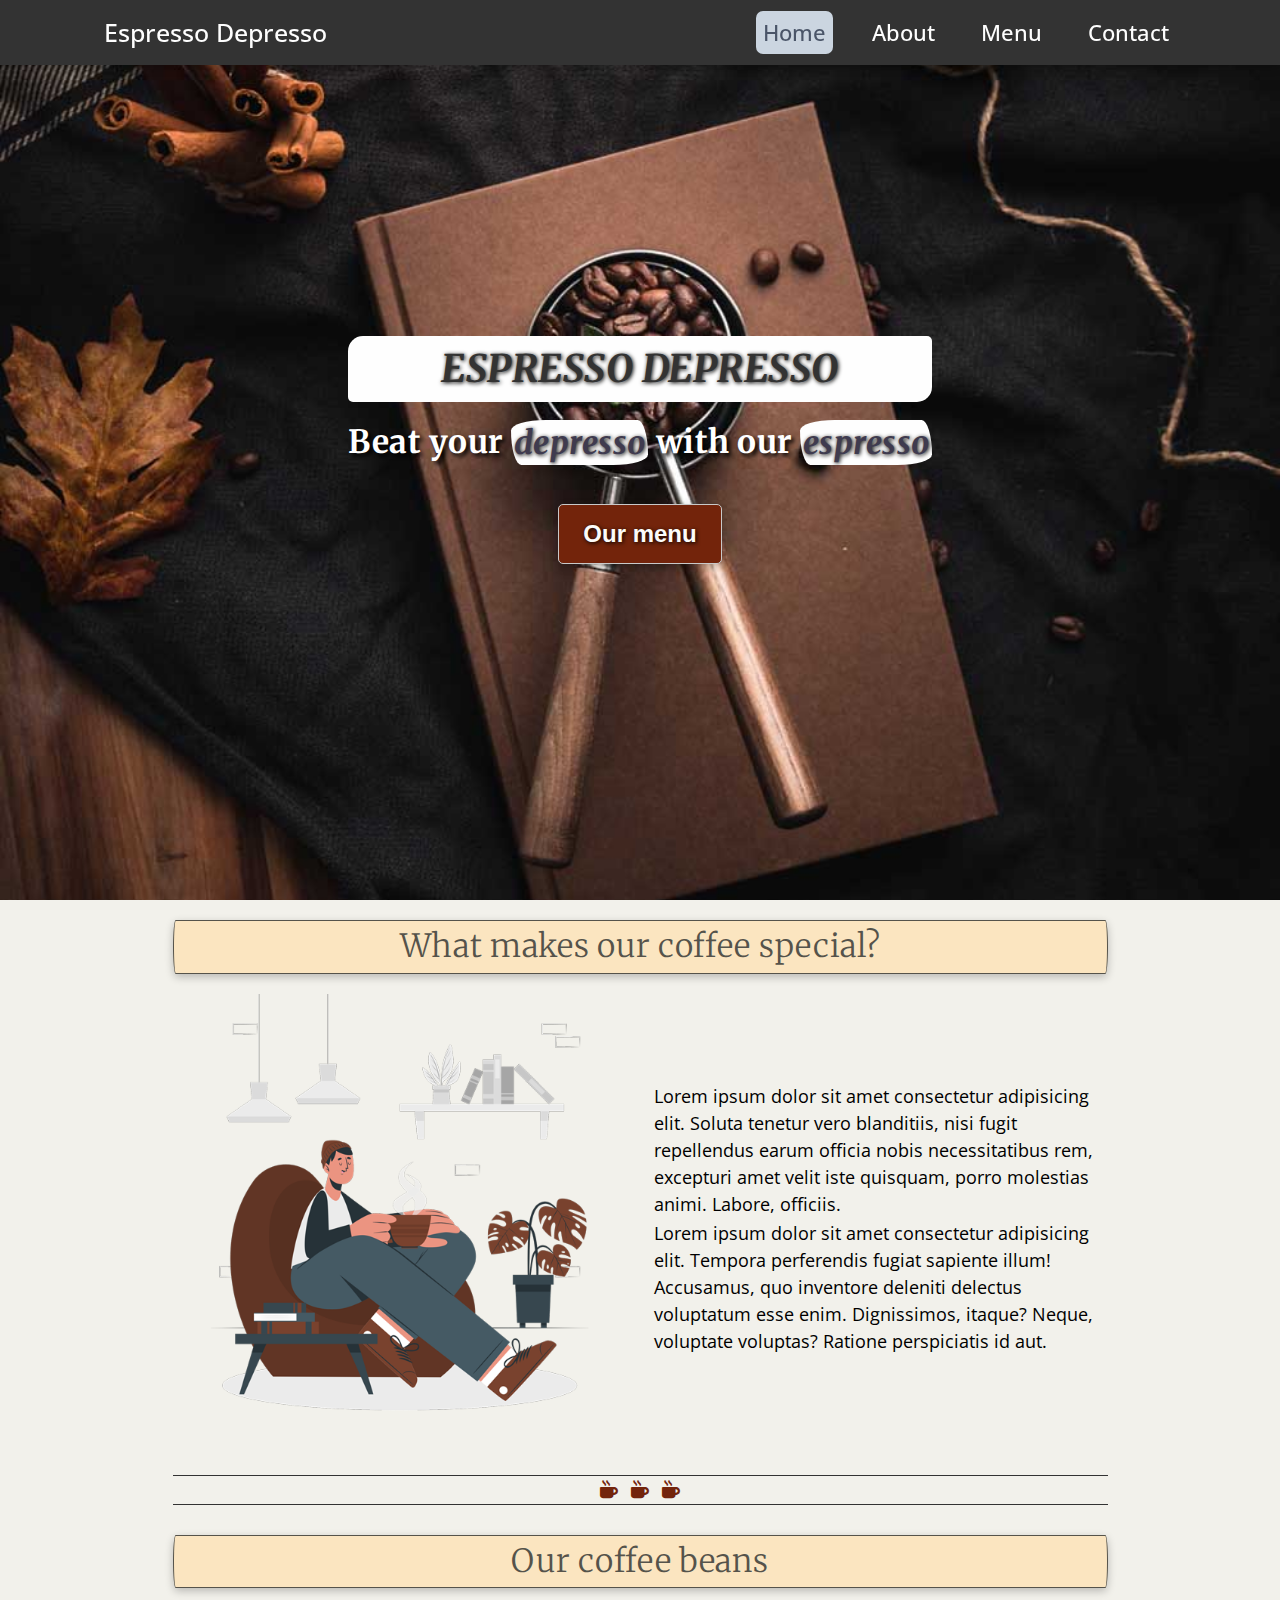
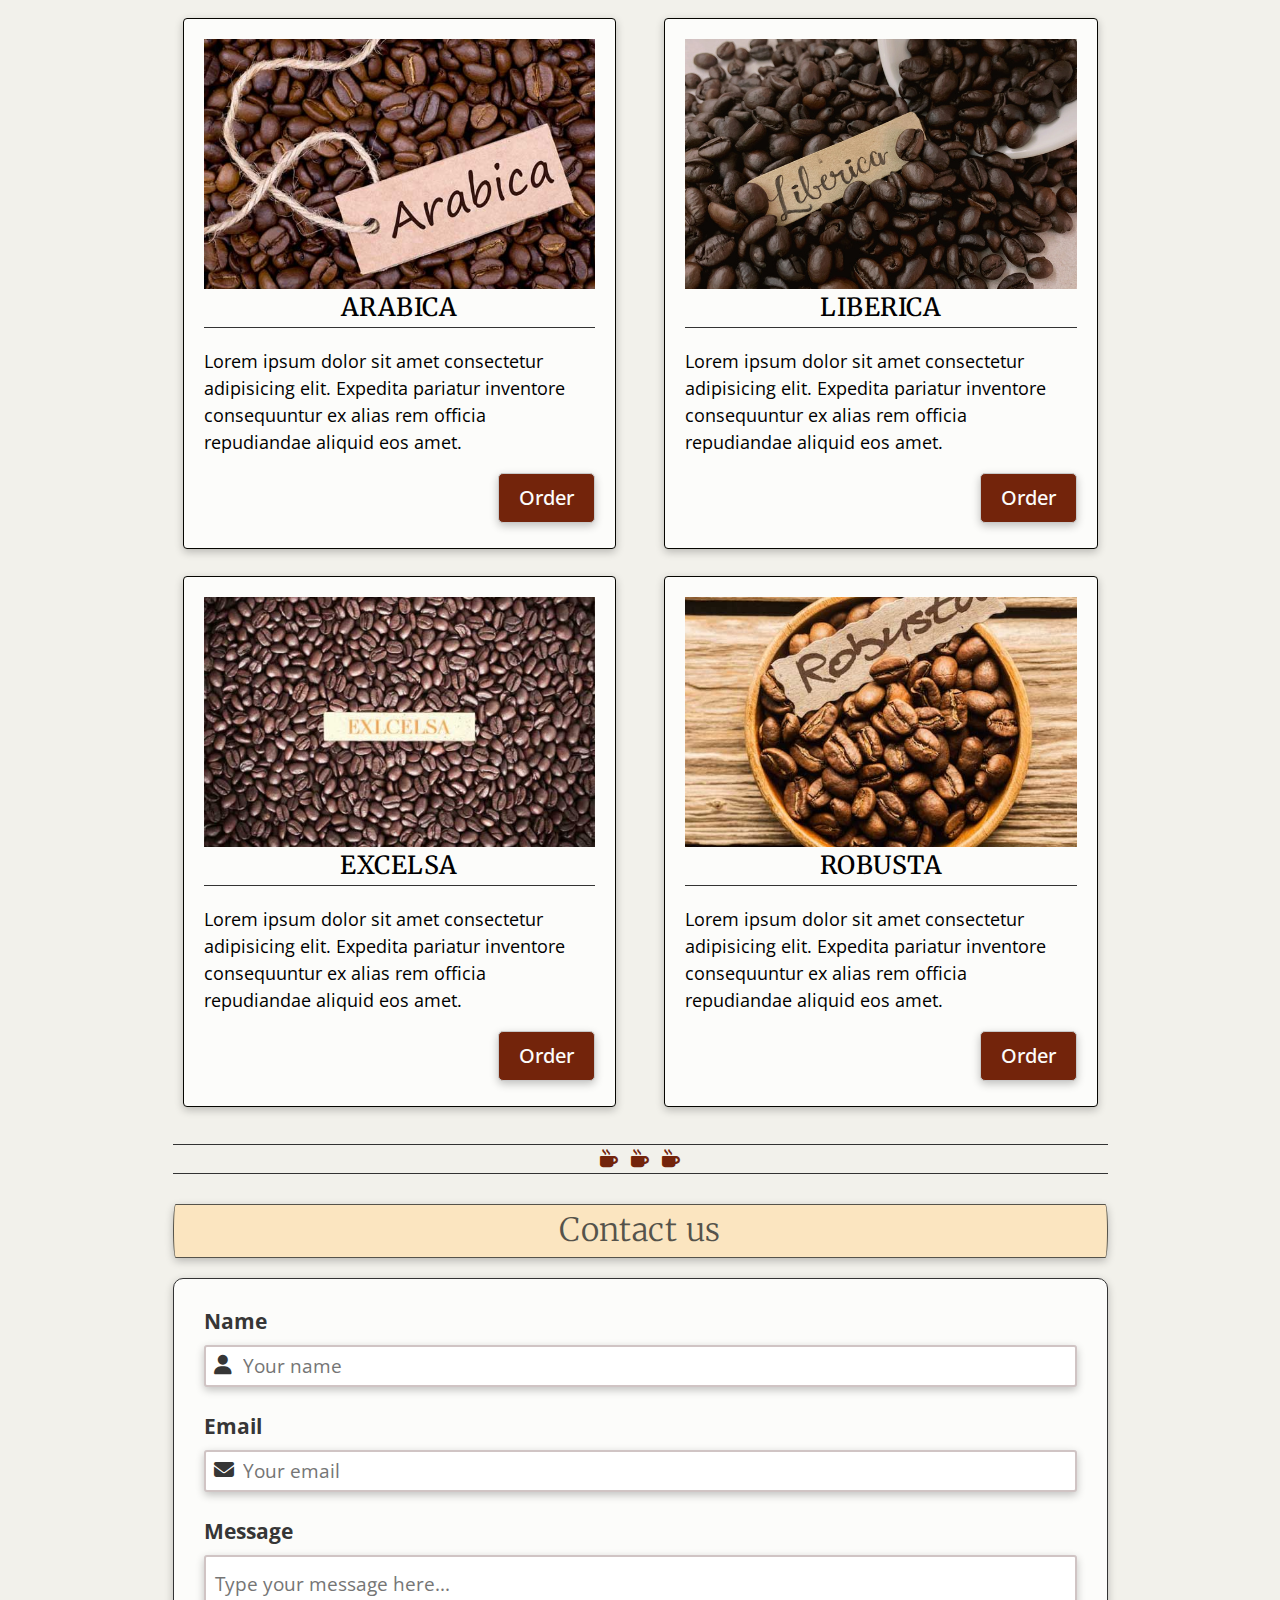
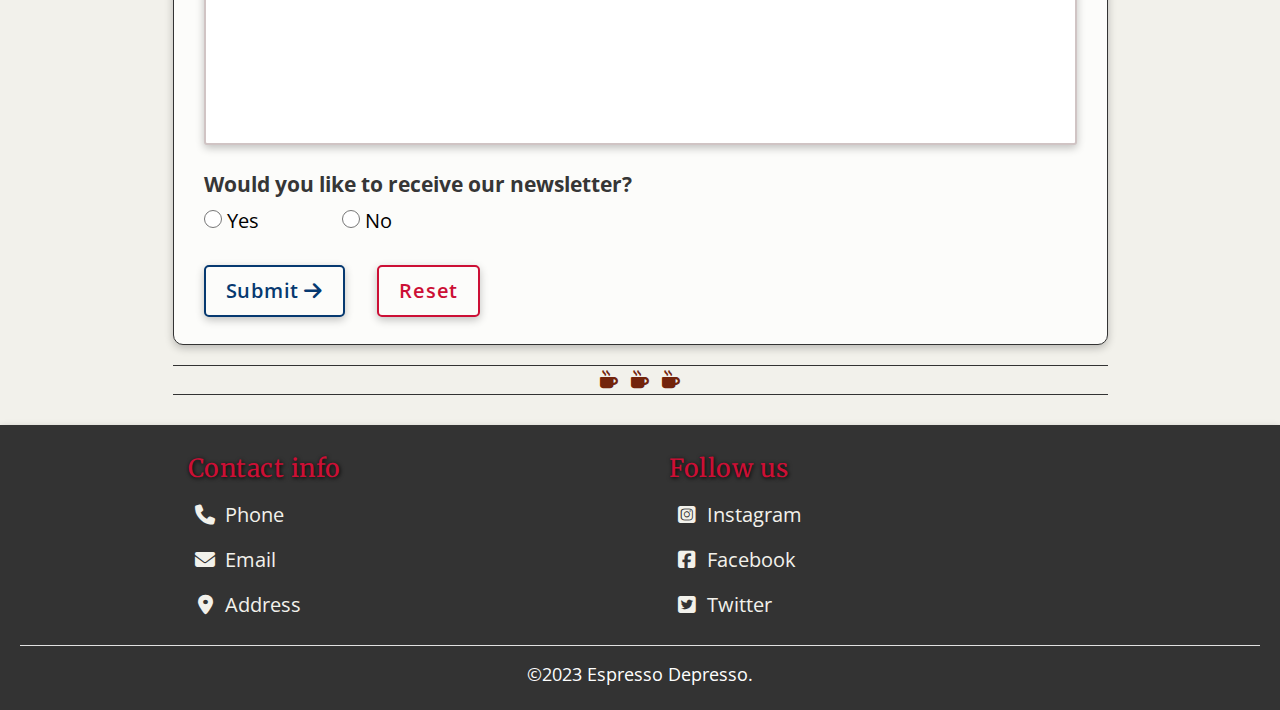
<file: Demo/Yen/index.html>
<!DOCTYPE html>
<html lang="en"> 
<head>
  <!-- Basic Page Needs
  –––––––––––––––––––––––––––––––––––––––––––––––––– -->
  <meta charset="utf-8">
  <meta http-equiv="X-UA-Compatible" content="IE=edge">
  <title>Espresso Depresso Coffee</title>
  <meta name="description" content="">
  <meta name="author" content="">

  <!-- Font Awesome 
  –––––––––––––––––––––––––––––––––––––––––––––––––– -->
  <link rel="stylesheet" href="https://cdnjs.cloudflare.com/ajax/libs/font-awesome/6.4.0/css/all.min.css">

  <!-- Mobile Specific Metas
  –––––––––––––––––––––––––––––––––––––––––––––––––– -->
  <meta name="viewport" content="width=device-width, initial-scale=1">

  <!-- FONT
  –––––––––––––––––––––––––––––––––––––––––––––––––– -->
  <!-- google font -->
  <link rel="preconnect" href="https://fonts.googleapis.com">
  <link rel="preconnect" href="https://fonts.gstatic.com" crossorigin>
  <link href="https://fonts.googleapis.com/css2?family=Merriweather:wght@400;700&family=Open+Sans:wght@300;400;500;600;700;800&display=swap" rel="stylesheet">
 
  <!-- CSS
  –––––––––––––––––––––––––––––––––––––––––––––––––– -->
  <link rel="stylesheet" href="css/break-room.css">

  <!-- Inner CSS
  –––––––––––––––––––––––––––––––––––––––––––––––––– -->
  <style>
    /*=== Hero ===*/

    h1 { font-size: 3.8rem !important; }
    h2 { font-size: 3.4rem !important; }
    h3 { font-size: 3rem !important; }
    h4 { font-size: 2.7rem !important; }
    h5 { font-size: 2.4rem !important; }
    h6 { font-size: 2.1rem !important; }
    p { font-size: 1.6rem !important; }


    .hero h1 {
      color: #333; 
      background-color: #fefefe;
      padding: 5px;
      letter-spacing: .5px;
      text-shadow: 1px 1px 4px #000000;
    }

    .hero h3 {
      letter-spacing: .5px;
      text-shadow: 3px 3px 4px #000000;
    }

    .hero span {
      color: #3F3B4F; 
      background-color: #fefefe;
      text-shadow: 1px 1px 4px #000000;
    }

    .hero button {
      font-weight: 550;
      text-shadow: 1px 1px 4px #000000;
    }

    /* === Main === */
    body { background-color: #F2F1EB; }

    .separator {
      border-top: solid 1px #333;
      border-bottom: solid 1px #333;
      margin-top: 2rem;
      margin-bottom: 3rem;
    }  
    
    .separator i { font-size: 1.4rem; }

    #about h3, #menu h3, #contact h3 {
      color: #55534B;
      background-color: #FBE5C0;
      box-shadow:rgba(0, 0, 0, 0.24) 0px 3px 8px;
      border: 1px solid #55534B;
      letter-spacing: .7px;
    }

    #menu img {
      width: 400px;
      height: 250px;
      object-fit: cover;
    }

    #menu .card {
      box-shadow: rgba(0, 0, 0, 0.24) 0px 3px 8px;
    }

    #menu h5 {
      letter-spacing: .5px;
      border-bottom: 1px solid #333;
    }

    #contact-form {
      border: solid 1px #333;
      padding: 1.5rem 3rem;
      border-radius: 10px;
      box-shadow: rgba(0, 0, 0, 0.24) 0px 3px 8px;
    }

    footer {
      background-color: #333;
      box-shadow: rgba(0, 0, 0, 0.24) 0px 3px 8px;
      color: #fefefe;

    }

    footer h5 { 
      letter-spacing: .5px; 
      margin-bottom: 5px;
      margin-left: 15px;
      text-shadow: 1px 1px 4px #000000;
    }

    footer ul li { 
      list-style: none; 
      color: #F2F1EB;
    }

    @media (min-width: 550px) {
      #footer-follow { margin-top: 0; }
    }

    @media (min-width: 750px) {
      .navbar-logo a.navbar-item { font-size: 2.5rem; }

      .navbar-menu a.navbar-item { font-size: 2.2rem; }

      .hero h1 { padding: 10px; }

      #about .hero-inner .row { align-items: center; }

      .separator i {font-size: 1.8rem; }
    }

    @media (min-width: 1000px) {
      h1 { font-size: 3.8rem !important; }
      h2 { font-size: 3.5rem !important; }
      h3 { font-size: 3.2rem !important; }
      h4 { font-size: 2.9rem !important; }
      h5 { font-size: 2.5rem !important; }
      h6 { font-size: 2.3rem !important; }
      p { font-size: 1.8rem !important; }
    }

  </style>
</head>

<body>
    <header>
        <nav class="navbar" id="navigation">
            <div class="navbar-container">
              <div class="navbar-logo">
                <a href="#" class="navbar-item">Espresso Depresso</a>
              </div>
              <div class="navbar-menu-container">
                <div class="navbar-menu">
                  <div class="navbar-close">
                    <i class="fa-sharp fa-solid fa-xmark close-icon"></i>
                  </div>
                  <a href="#" class="navbar-item active">Home</a>
                  <a href="#about" class="navbar-item">About</a>
                  <a href="#menu" class="navbar-item">Menu</a>
                  <a href="#contact" class="navbar-item">Contact</a>
                </div>    
              </div>
              <div class="navbar-toggle">
                <i class="fa-solid fa-bars menu-toggle-icon"></i>
              </div>
            </div>
          </nav>
    </header>

    <section id="hero-page">
      <div class="hero">
        <div class="hero-inner">
          <h1 class="fw-bold italic upper br-left m5t m5b">Espresso Depresso</h1>
          <h3 class="fw-bold m5t m5b">Beat your <span class="italic br-box-r p1">depresso</span> with our <span class="italic br-box-r p1">espresso</span></h3>
          <button type="button" class="button md-btn bg-orange light m5t">Our menu</button>
        </div>
      </div>
    </section>  


    <section class="m5t room" id="about">
      <div class="hero-wrapper">
        <div class="hero-inner">
          <h3 class="t-center br-box m5t p2t p2b">What makes our coffee special?</h3>
          <div class="row">
            <div class="column-six">
              <img src="images/having-cf.png" alt="having-coffee">
            </div>
            <div class="column-six">
              <p>Lorem ipsum dolor sit amet consectetur adipisicing elit. Soluta tenetur vero blanditiis, nisi fugit repellendus earum officia nobis necessitatibus rem, excepturi amet velit iste quisquam, porro molestias animi. Labore, officiis.</p>
              <p>Lorem ipsum dolor sit amet consectetur adipisicing elit. Tempora perferendis fugiat sapiente illum! Accusamus, quo inventore deleniti delectus voluptatum esse enim. Dignissimos, itaque? Neque, voluptate voluptas? Ratione perspiciatis id aut.</p>
            </div>
          </div>
        </div>
      </div>    
    </section>
  
    <main class="full-room">  
      <section id="main" class="room">
        <div class="separator t-center">
          <i class="fa-solid fa-mug-hot p2 orange"></i>
          <i class="fa-solid fa-mug-hot p2 orange"></i>
          <i class="fa-solid fa-mug-hot p2 orange"></i>
        </div>
  
        <section id="menu">
          <h3 class="t-center br-box m5t p2t p2b">Our coffee beans</h3>
          <div class="row">
            <div class="column-six">
              <div class="card bg-light">
                <div class="card-image">
                  <img src="images/arabica.jpg" alt="Arabica Beans">
                </div>
                <h5 class="card-title t-center upper bold">Arabica</h5>
                <p>Lorem ipsum dolor sit amet consectetur adipisicing elit. Expedita pariatur inventore consequuntur ex alias rem officia repudiandae aliquid eos amet.</p>
                <div class="t-right">
                  <button class="button bg-orange light m4t m2b">Order</button>
                </div>
              </div>
            </div>
  
            <div class="column-six">
              <div class="card bg-light">
                <div class="card-image">
                  <img src="images/liberica-cf.jpg" alt="Liberica Beans">
                </div>
                <h5 class="card-title t-center upper bold">Liberica</h5>
                <p>Lorem ipsum dolor sit amet consectetur adipisicing elit. Expedita pariatur inventore consequuntur ex alias rem officia repudiandae aliquid eos amet.</p>
                <div class="t-right">
                  <button class="button bg-orange light m4t m2b">Order</button>
                </div>
              </div>
            </div>
          </div>  

          <div class="row">
            <div class="column-six">
              <div class="card bg-light">
                <div class="card-image">
                  <img src="images/excelsa.jpg" alt="Excelsa Beans">
                </div>
                <h5 class="card-title t-center upper bold">Excelsa</h5>
                <p>Lorem ipsum dolor sit amet consectetur adipisicing elit. Expedita pariatur inventore consequuntur ex alias rem officia repudiandae aliquid eos amet.</p>
                <div class="t-right">
                  <button class="button bg-orange light m4t m2b">Order</button>
                </div>
              </div>
            </div>
  
            <div class="column-six">
              <div class="card bg-light">
                <div class="card-image">
                  <img src="images/robusta.jpg" alt="Robusta Beans">
                </div>
                <h5 class="card-title t-center upper bold">Robusta</h5>
                <p>Lorem ipsum dolor sit amet consectetur adipisicing elit. Expedita pariatur inventore consequuntur ex alias rem officia repudiandae aliquid eos amet.</p>
                <div class="t-right">
                  <button class="button bg-orange light m4t m2b">Order</button>
                </div>
              </div>
            </div>
          </div>  
        </section>
  
        <div class="separator t-center">
          <i class="fa-solid fa-mug-hot p2 orange"></i>
          <i class="fa-solid fa-mug-hot p2 orange"></i>
          <i class="fa-solid fa-mug-hot p2 orange"></i>
        </div>
  
        <section id="contact">
          <h3 class="t-center br-box m5t p2t p2b">Contact us</h3>
          <form action="post" id="contact-form" class="bg-light">
            <fieldset class="form-field">
              <label class="label">Name</label>
              <div class="form-control has-icon">
                <input class="input" type="text" placeholder="Your name">
                <span class="icon">
                  <i class="fa-solid fa-user"></i>
                </span>
              </div>
            </fieldset>
  
            <fieldset class="form-field">
              <label class="label">Email</label>
              <div class="form-control has-icon">
                <input class="input" type="email" placeholder="Your email">
                <span class="icon">
                  <i class="fa-solid fa-envelope"></i>
                </span>
              </div>
            </fieldset>
  
            <fieldset class="form-field">
              <label class="label">Message</label>
              <div class="form-control has-icon">
                <textarea class="text-area" placeholder="Type your message here..."></textarea>
              </div>
            </fieldset> 
  
            <fieldset class="form-field">
              <label class="label">Would you like to receive our newsletter?</label>
               <div class="form-control">
                 <label class="radio-btn">
                  <input type="radio" name="subsription">Yes
                 </label>
                 <label class="radio-btn">
                   <input type="radio" name="subsription">No
                 </label>
               </div>
             </fieldset>
  
            <fieldset class="m5t form-field group-btn">
              <div class="form-control">
                <button class="button submit-btn">Submit <i class="fa-solid fa-arrow-right"></i></button>
              </div>
              <div class="form-control">
                <button class="button reset-btn">Reset</button>
              </div>  
            </fieldset>
          </form>
        </section>  
  
        <div class="separator t-center">
          <i class="fa-solid fa-mug-hot p2 orange"></i>
          <i class="fa-solid fa-mug-hot p2 orange"></i>
          <i class="fa-solid fa-mug-hot p2 orange"></i>
        </div>
      </section>

    </main>

    <footer class="p5">
      <div class="room">
        <div class="row">
          <div class="column-six" id="footer-contact">
            <h5 class="danger fw-medium">Contact info</h5>
            <ul>
              <li>
                <div class="icon-text">
                  <span class="icon">
                    <i class="fa-solid fa-phone"></i>
                  </span>
                  <span>Phone</span>
                </div>
              </li>
              <li>
                <div class="icon-text">
                  <span class="icon">
                    <i class="fa-solid fa-envelope"></i>
                  </span>
                  <span>Email</span>
                </div>
              </li>
              <li>
                <div class="icon-text">
                  <span class="icon">
                    <i class="fa-solid fa-location-dot"></i>
                  </span>
                  <span>Address</span>
                </div>
              </li>
            </ul>
          </div>

          <div class="column-six m4t" id="footer-follow">
            <h5 class="danger fw-medium">Follow us</h5>
            <ul>
              <li>
                <div class="icon-text">
                  <span class="icon">
                    <i class="fa-brands fa-square-instagram"></i>
                  </span>
                  <span>Instagram</span>
                </div>
              </li>
              <li>
                <div class="icon-text">
                  <span class="icon">
                    <i class="fa-brands fa-square-facebook"></i>
                  </span>
                  <span>Facebook</span>
                </div>
              </li>
              <li>
                <div class="icon-text">
                  <span class="icon">
                    <i class="fa-brands fa-square-twitter"></i>
                  </span>
                  <span>Twitter</span>
                </div>
              </li>
            </ul>
          </div>
        </div>
      </div>
      <hr>
      <p class="t-center m3t">&copy;2023 Espresso Depresso.</p>

    </footer>

    <script src="scripts/break-room.js"></script>
</body>

</html>
</file>
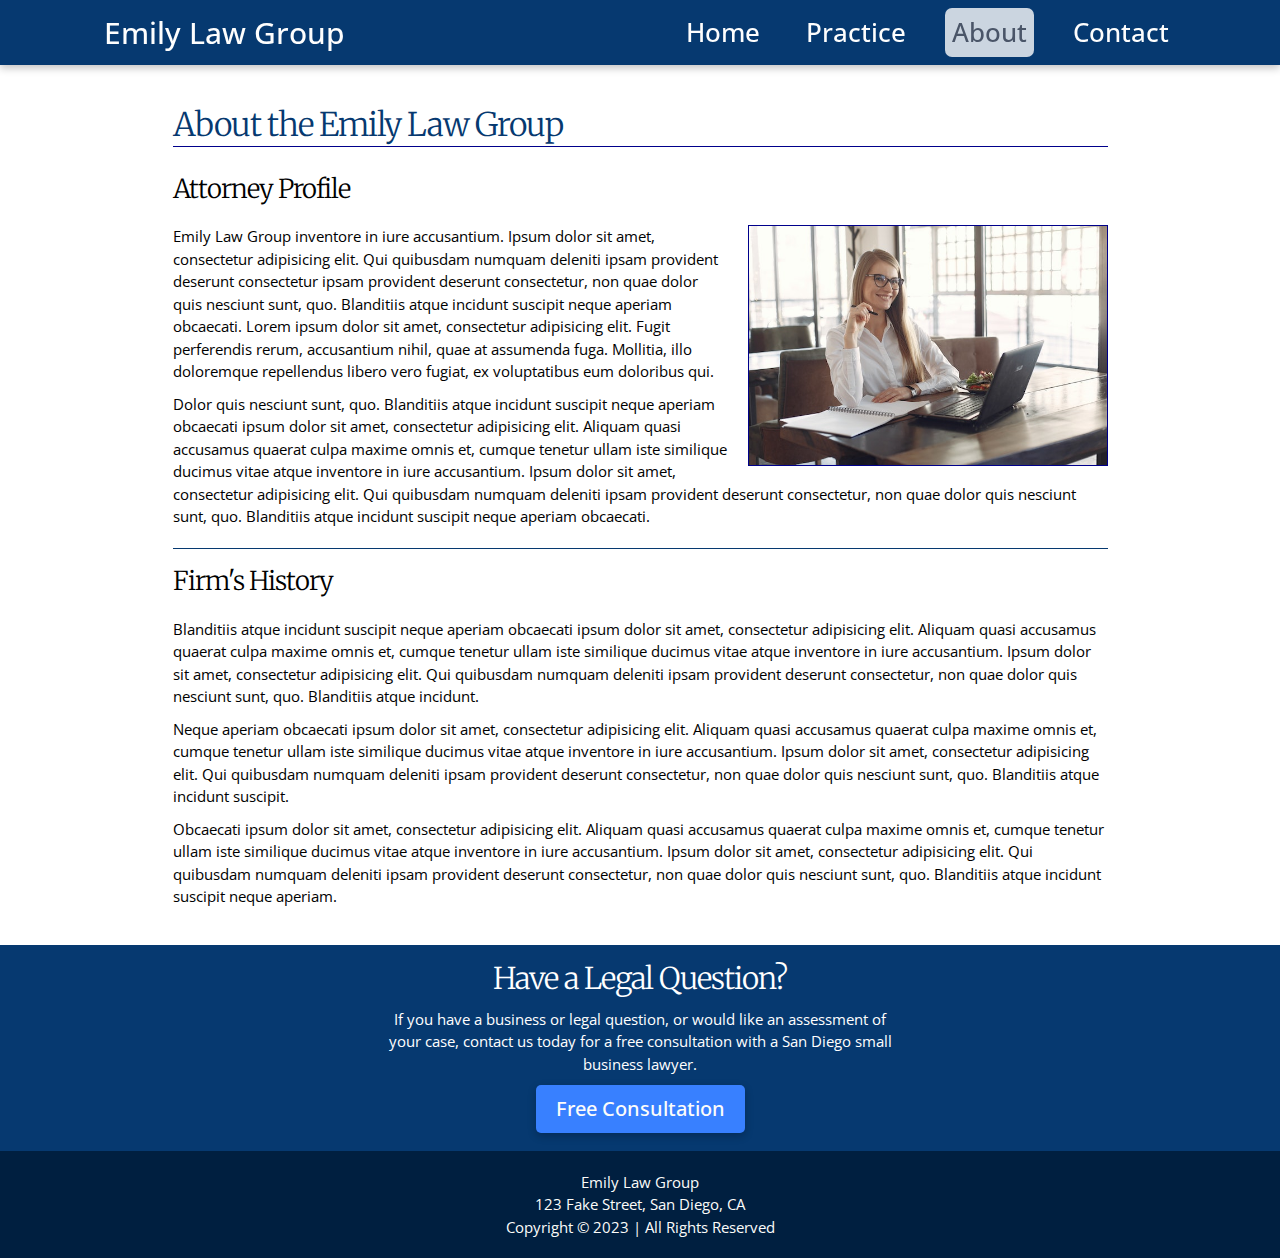
<file: Demo/Rene/pages/about.html>
<!DOCTYPE html>
<html lang="en"> 
<head>
  <!-- Basic Page Needs
  –––––––––––––––––––––––––––––––––––––––––––––––––– -->
  <meta charset="utf-8">
  <meta http-equiv="X-UA-Compatible" content="IE=edge">
  <title>San Diego Business Attorney | Small Business Lawyer</title>
  <meta name="description" content="">
  <meta name="author" content="">

  <!-- Font Awesome 
  –––––––––––––––––––––––––––––––––––––––––––––––––– -->
  <link rel="stylesheet" href="https://cdnjs.cloudflare.com/ajax/libs/font-awesome/6.4.0/css/all.min.css">

  <!-- Mobile Specific Metas
  –––––––––––––––––––––––––––––––––––––––––––––––––– -->
  <meta name="viewport" content="width=device-width, initial-scale=1">

  <!-- FONT
  –––––––––––––––––––––––––––––––––––––––––––––––––– -->
  <!-- google font -->
  <link rel="preconnect" href="https://fonts.googleapis.com">
  <link rel="preconnect" href="https://fonts.gstatic.com" crossorigin>
  <link href="https://fonts.googleapis.com/css2?family=Merriweather:wght@400;700&family=Open+Sans:wght@300;400;500;600;700;800&display=swap" rel="stylesheet">
 
  <!-- CSS
  –––––––––––––––––––––––––––––––––––––––––––––––––– -->
  <link rel="stylesheet" href="../css/break-room.css">

  <!-- custom style -->
 
</head>
<body>
  <!-- THIS IS A BOILERPLATE FOR OUR USERS -->
  <header>
    <nav class="navbar">
      <div class="navbar-container">
        <div class="navbar-logo">
          <a href="../index.html" class="navbar-item">Emily Law Group</a>
        </div>
        <div class="navbar-menu-container">
          <div class="navbar-menu">
            <div class="navbar-close">
              <i class="fa-sharp fa-solid fa-xmark close-icon"></i>
            </div>
            <a href="../index.html" class="navbar-item">Home</a>
            <a href="practice.html" class="navbar-item">Practice</a>
            <a href="about.html" class="navbar-item active">About</a>
            <a href="contact.html" class="navbar-item">Contact</a>
          </div>
        </div>
        <div class="navbar-toggle">
          <i class="fa-solid fa-bars menu-toggle-icon"></i>
        </div>
      </div>
    </nav>
  </header>
  <main class="room">
    <section class="navbar-nav-m">
      <h2 class="t-left blue">About the Emily Law Group</h2>
    </section>
    <section id="grid">
      <div class="exGrid">
        <div class="row">
          <div class="column-twelve t-left">
            <h3>Attorney Profile</h3>    
            <figure>
              <img src="../images/aboutAttorney.jpg" alt="Emily Law Group" class="profile floatRight floatNone">
            </figure>
            <p>Emily Law Group inventore in iure accusantium. Ipsum dolor sit amet, consectetur adipisicing elit. Qui quibusdam numquam deleniti ipsam provident deserunt consectetur ipsam provident deserunt consectetur, non quae dolor quis nesciunt sunt, quo. Blanditiis atque incidunt suscipit neque aperiam obcaecati. Lorem ipsum dolor sit amet, consectetur adipisicing elit. Fugit perferendis rerum, accusantium nihil, quae at assumenda fuga. Mollitia, illo doloremque repellendus libero vero fugiat, ex voluptatibus eum doloribus qui.</p>
            <p>Dolor quis nesciunt sunt, quo. Blanditiis atque incidunt suscipit neque aperiam obcaecati ipsum dolor sit amet, consectetur adipisicing elit. Aliquam quasi accusamus quaerat culpa maxime omnis et, cumque tenetur ullam iste similique ducimus vitae atque inventore in iure accusantium. Ipsum dolor sit amet, consectetur adipisicing elit. Qui quibusdam numquam deleniti ipsam provident deserunt consectetur, non quae dolor quis nesciunt sunt, quo. Blanditiis atque incidunt suscipit neque aperiam obcaecati.</p>
            <hr>
            <h3>Firm's History</h3>
            <p>Blanditiis atque incidunt suscipit neque aperiam obcaecati ipsum dolor sit amet, consectetur adipisicing elit. Aliquam quasi accusamus quaerat culpa maxime omnis et, cumque tenetur ullam iste similique ducimus vitae atque inventore in iure accusantium. Ipsum dolor sit amet, consectetur adipisicing elit. Qui quibusdam numquam deleniti ipsam provident deserunt consectetur, non quae dolor quis nesciunt sunt, quo. Blanditiis atque incidunt.</p>
            <p>Neque aperiam obcaecati ipsum dolor sit amet, consectetur adipisicing elit. Aliquam quasi accusamus quaerat culpa maxime omnis et, cumque tenetur ullam iste similique ducimus vitae atque inventore in iure accusantium. Ipsum dolor sit amet, consectetur adipisicing elit. Qui quibusdam numquam deleniti ipsam provident deserunt consectetur, non quae dolor quis nesciunt sunt, quo. Blanditiis atque incidunt suscipit.</p>
            <p>Obcaecati ipsum dolor sit amet, consectetur adipisicing elit. Aliquam quasi accusamus quaerat culpa maxime omnis et, cumque tenetur ullam iste similique ducimus vitae atque inventore in iure accusantium. Ipsum dolor sit amet, consectetur adipisicing elit. Qui quibusdam numquam deleniti ipsam provident deserunt consectetur, non quae dolor quis nesciunt sunt, quo. Blanditiis atque incidunt suscipit neque aperiam.</p>
          </div>
        </div>
      </div>
    </section>
  </main>
  <section class="bg-blue legalQuestions">
    <div class="exGrid">
      <div class="row">
          <div class="column-twelve t-center white">
            <h2>Have a Legal Question?</h2>
            <p class="legalParagraph">If you have a business or legal question, or would like an assessment of your case, contact us today for a free consultation with a San Diego small business lawyer.</p>
            <button type="submit" class="button btn-primary btn-color-bg" onclick="location.href='./contact.html', '_self'">Free Consultation</button>
          </div>
      </div>
    </div>
  </section>
  <footer class="darker-blue">
   <section id="footer">
    <p class="light p5 t-center">Emily Law Group<br>
    123 Fake Street, San Diego, CA<br>
    Copyright &copy; 2023 | All Rights Reserved</p>
    </section>
  </footer>
  <!-- JavaScript
  –––––––––––––––––––––––––––––––––––––––––––––––––– -->
  <script src="../scripts/break-room.js"></script>
</body>
</html>
</file>
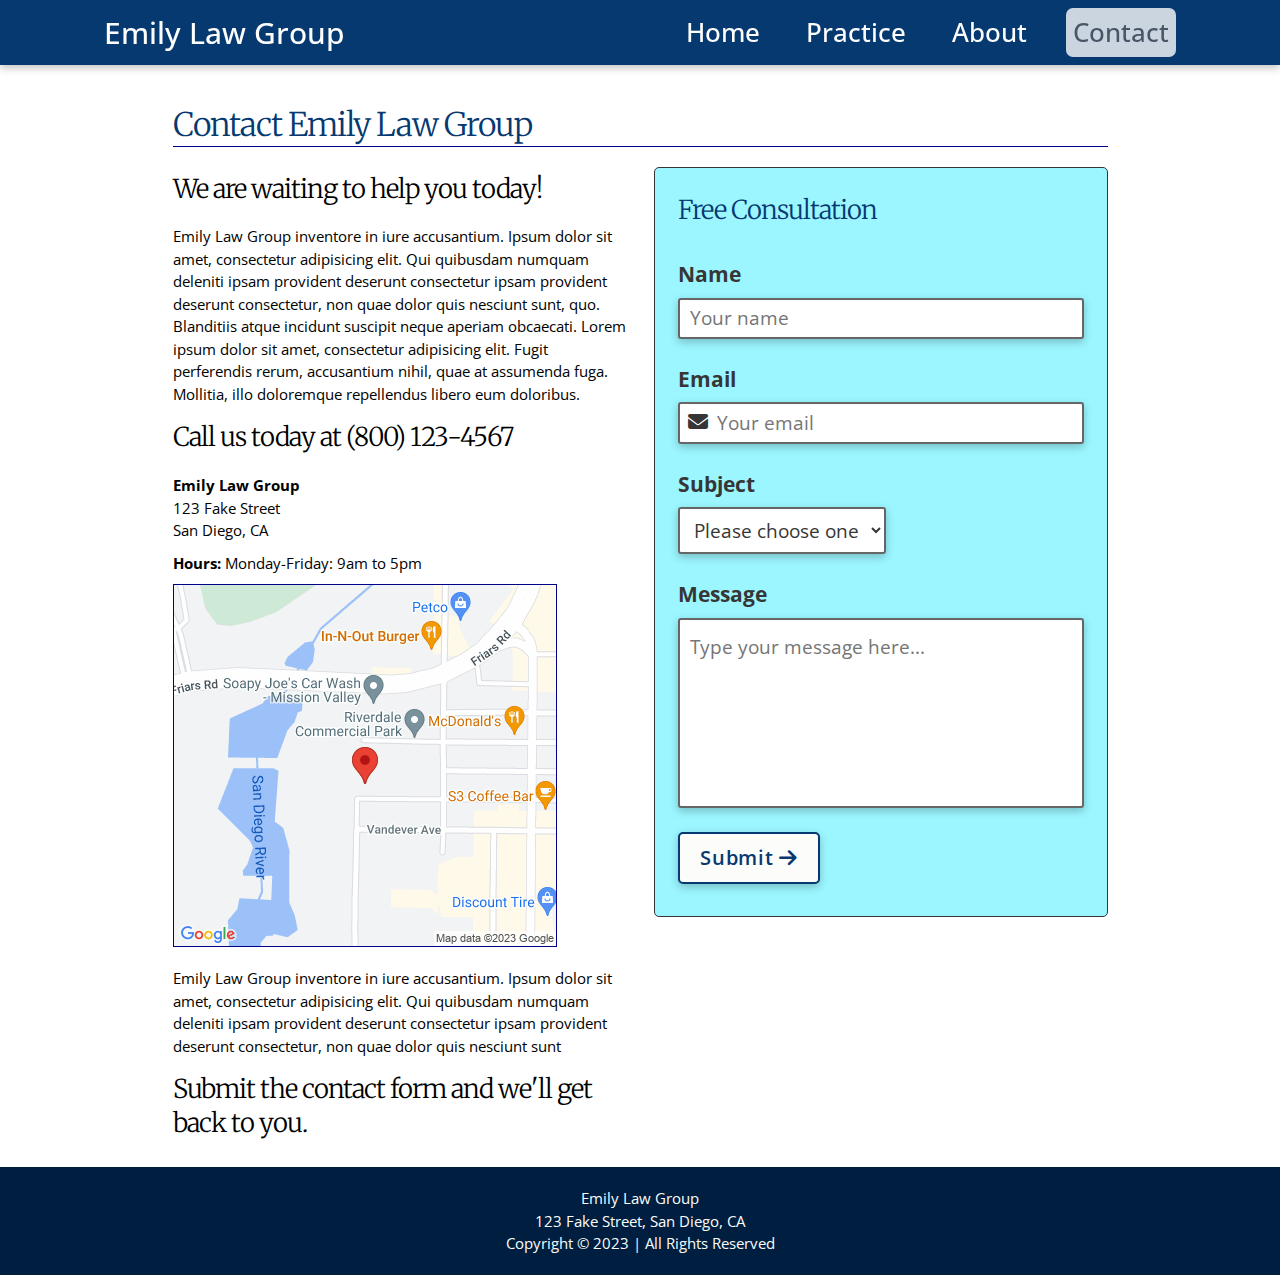
<file: Demo/Rene/pages/contact.html>
<!DOCTYPE html>
<html lang="en"> 
<head>
  <!-- Basic Page Needs
  –––––––––––––––––––––––––––––––––––––––––––––––––– -->
  <meta charset="utf-8">
  <meta http-equiv="X-UA-Compatible" content="IE=edge">
  <title>San Diego Business Attorney | Small Business Lawyer</title>
  <meta name="description" content="">
  <meta name="author" content="">

  <!-- Font Awesome 
  –––––––––––––––––––––––––––––––––––––––––––––––––– -->
  <link rel="stylesheet" href="https://cdnjs.cloudflare.com/ajax/libs/font-awesome/6.4.0/css/all.min.css">

  <!-- Mobile Specific Metas
  –––––––––––––––––––––––––––––––––––––––––––––––––– -->
  <meta name="viewport" content="width=device-width, initial-scale=1">

  <!-- FONT
  –––––––––––––––––––––––––––––––––––––––––––––––––– -->
  <!-- google font -->
  <link rel="preconnect" href="https://fonts.googleapis.com">
  <link rel="preconnect" href="https://fonts.gstatic.com" crossorigin>
  <link href="https://fonts.googleapis.com/css2?family=Merriweather:wght@400;700&family=Open+Sans:wght@300;400;500;600;700;800&display=swap" rel="stylesheet">
 
  <!-- CSS
  –––––––––––––––––––––––––––––––––––––––––––––––––– -->
  <link rel="stylesheet" href="../css/break-room.css">

  <!-- custom style -->
 
</head>
<body>
  <!-- THIS IS A BOILERPLATE FOR OUR USERS -->
  <header>
    <nav class="navbar">
      <div class="navbar-container">
        <div class="navbar-logo">
          <a href="../index.html" class="navbar-item">Emily Law Group</a>
        </div>
        <div class="navbar-menu-container">
          <div class="navbar-menu">
            <div class="navbar-close">
              <i class="fa-sharp fa-solid fa-xmark close-icon"></i>
            </div>
            <a href="../index.html" class="navbar-item">Home</a>
            <a href="practice.html" class="navbar-item">Practice</a>
            <a href="about.html" class="navbar-item">About</a>
            <a href="contact.html" class="navbar-item active">Contact</a>
          </div>
        </div>
        <div class="navbar-toggle">
          <i class="fa-solid fa-bars menu-toggle-icon"></i>
        </div>
      </div>
    </nav>
  </header>
  <main class="room">
    <section class="navbar-nav-m">
      <h2 class="t-left blue">Contact Emily Law Group</h2>
    </section>
    <section id="grid">
      <div class="exGrid">
        <div class="row">
          <div class="column-six t-left">
            <h3>We are waiting to help you today!</h3>
            <p>Emily Law Group inventore in iure accusantium. Ipsum dolor sit amet, consectetur adipisicing elit. Qui quibusdam numquam deleniti ipsam provident deserunt consectetur ipsam provident deserunt consectetur, non quae dolor quis nesciunt sunt, quo. Blanditiis atque incidunt suscipit neque aperiam obcaecati. Lorem ipsum dolor sit amet, consectetur adipisicing elit. Fugit perferendis rerum, accusantium nihil, quae at assumenda fuga. Mollitia, illo doloremque repellendus libero eum doloribus.</p>
            <h3>Call us today at (800) 123-4567</h3>
            <p><strong>Emily Law Group</strong><br>
              123 Fake Street<br>
              San Diego, CA</p>
            <p><strong>Hours:</strong> Monday-Friday: 9am to 5pm</p>
            <img src="../images/map.png" alt="Map of Law Office" class="map">
            <p>Emily Law Group inventore in iure accusantium. Ipsum dolor sit amet, consectetur adipisicing elit. Qui quibusdam numquam deleniti ipsam provident deserunt consectetur ipsam provident deserunt consectetur, non quae dolor quis nesciunt sunt</p>
            <h3>Submit the contact form and we'll get back to you.</h3>
          </div>
          <div class="column-six">
            <form action="#" id="form-example" class="bg-p-blue">
              <h3 class="blue">Free Consultation</h3>
              <fieldset class="form-field">
                <label class="label">Name</label>
                <div class="form-control">
                  <input class="input" type="text" placeholder="Your name">
                </div>
              </fieldset>
      
              <fieldset class="form-field">
                <label class="label">Email</label>
                <div class="form-control has-icon">
                  <input class="input" type="email" placeholder="Your email">
                  <span class="icon">
                    <i class="fa-solid fa-envelope"></i>
                  </span>
                </div>
              </fieldset> 
      
              <fieldset class="form-field">
                <label class="label">Subject</label>
                <div class="form-control">
                  <div class="select">
                    <select>
                      <option>Please choose one</option>
                      <option>Option 1</option>
                      <option>Option 2</option>
                      <option>Option 2</option>
                    </select>
                  </div>
                </div>
              </fieldset>
              <fieldset class="form-field">
                <label class="label">Message</label>
                <div class="form-control">
                  <textarea class="text-area" placeholder="Type your message here..."></textarea>
                </div>
              </fieldset> 
              <fieldset class="form-field group-btn">
                <div class="form-control">
                  <button class="button submit-btn">Submit <i class="fa-solid fa-arrow-right"></i></button>
                </div>
              </fieldset> 
            </form>
          </div>
        </div>
      </div>
    </section>
  </main>
  <footer class="darker-blue">
   <section id="footer">
    <p class="light p5 t-center">Emily Law Group<br>
    123 Fake Street, San Diego, CA<br>
    Copyright &copy; 2023 | All Rights Reserved</p>
    </section>
  </footer>
  <!-- JavaScript
  –––––––––––––––––––––––––––––––––––––––––––––––––– -->
  <script src="../scripts/break-room.js"></script>
</body>
</html>
</file>
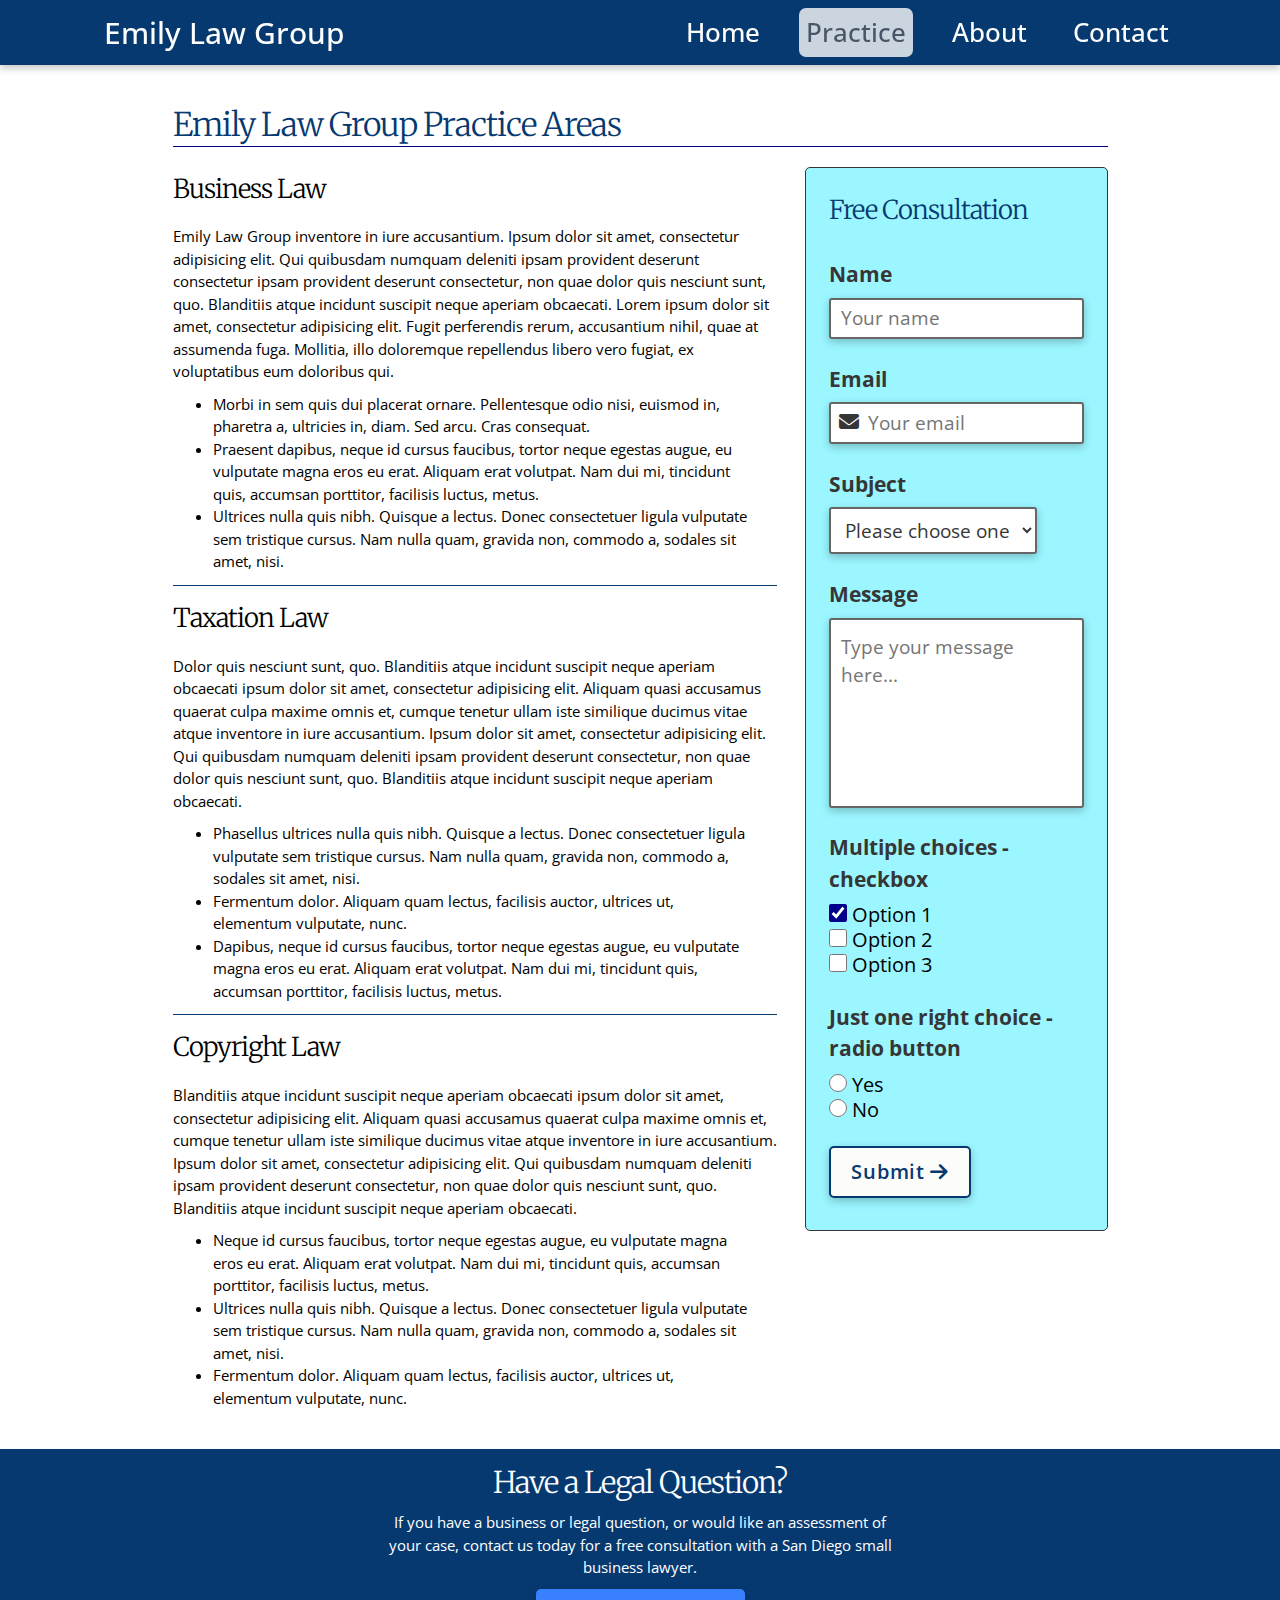
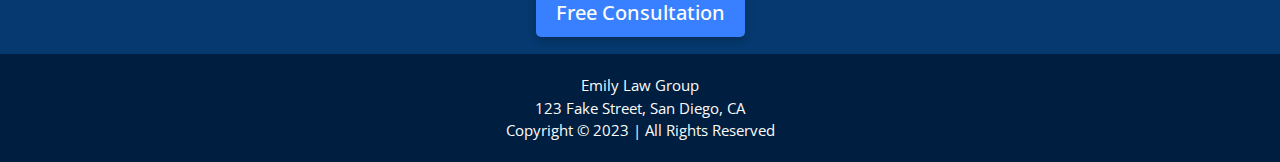
<file: Demo/Rene/pages/practice.html>
<!DOCTYPE html>
<html lang="en"> 
<head>
  <!-- Basic Page Needs
  –––––––––––––––––––––––––––––––––––––––––––––––––– -->
  <meta charset="utf-8">
  <meta http-equiv="X-UA-Compatible" content="IE=edge">
  <title>San Diego Business Attorney | Small Business Lawyer</title>
  <meta name="description" content="">
  <meta name="author" content="">

  <!-- Font Awesome 
  –––––––––––––––––––––––––––––––––––––––––––––––––– -->
  <link rel="stylesheet" href="https://cdnjs.cloudflare.com/ajax/libs/font-awesome/6.4.0/css/all.min.css">

  <!-- Mobile Specific Metas
  –––––––––––––––––––––––––––––––––––––––––––––––––– -->
  <meta name="viewport" content="width=device-width, initial-scale=1">

  <!-- FONT
  –––––––––––––––––––––––––––––––––––––––––––––––––– -->
  <!-- google font -->
  <link rel="preconnect" href="https://fonts.googleapis.com">
  <link rel="preconnect" href="https://fonts.gstatic.com" crossorigin>
  <link href="https://fonts.googleapis.com/css2?family=Merriweather:wght@400;700&family=Open+Sans:wght@300;400;500;600;700;800&display=swap" rel="stylesheet">
 
  <!-- CSS
  –––––––––––––––––––––––––––––––––––––––––––––––––– -->
  <link rel="stylesheet" href="../css/break-room.css">

  <!-- custom style -->
 
</head>
<body>
  <!-- THIS IS A BOILERPLATE FOR OUR USERS -->
  <header>
    <nav class="navbar">
      <div class="navbar-container">
        <div class="navbar-logo">
          <a href="../index.html" class="navbar-item">Emily Law Group</a>
        </div>
        <div class="navbar-menu-container">
          <div class="navbar-menu">
            <div class="navbar-close">
              <i class="fa-sharp fa-solid fa-xmark close-icon"></i>
            </div>
            <a href="../index.html" class="navbar-item">Home</a>
            <a href="practice.html" class="navbar-item active">Practice</a>
            <a href="about.html" class="navbar-item">About</a>
            <a href="contact.html" class="navbar-item">Contact</a>
          </div>
        </div>
        <div class="navbar-toggle">
          <i class="fa-solid fa-bars menu-toggle-icon"></i>
        </div>
      </div>
    </nav>
  </header>
  <main class="room">
    <section class="navbar-nav-m">
      <h2 class="t-left blue">Emily Law Group Practice Areas</h2>
    </section>
    <section id="grid">
      <div class="exGrid">
        <div class="row">
          <div class="column-eight t-left lawHelpUl">
            <h3>Business Law</h3>
            <p>Emily Law Group inventore in iure accusantium. Ipsum dolor sit amet, consectetur adipisicing elit. Qui quibusdam numquam deleniti ipsam provident deserunt consectetur ipsam provident deserunt consectetur, non quae dolor quis nesciunt sunt, quo. Blanditiis atque incidunt suscipit neque aperiam obcaecati. Lorem ipsum dolor sit amet, consectetur adipisicing elit. Fugit perferendis rerum, accusantium nihil, quae at assumenda fuga. Mollitia, illo doloremque repellendus libero vero fugiat, ex voluptatibus eum doloribus qui.</p>
            <ul>
              <li>Morbi in sem quis dui placerat ornare. Pellentesque odio nisi, euismod in, pharetra a, ultricies in, diam. Sed arcu. Cras consequat.</li>
              <li>Praesent dapibus, neque id cursus faucibus, tortor neque egestas augue, eu vulputate magna eros eu erat. Aliquam erat volutpat. Nam dui mi, tincidunt quis, accumsan porttitor, facilisis luctus, metus.</li>
              <li>Ultrices nulla quis nibh. Quisque a lectus. Donec consectetuer ligula vulputate sem tristique cursus. Nam nulla quam, gravida non, commodo a, sodales sit amet, nisi.</li>
           </ul>    
            <hr>
            <h3>Taxation Law</h3>
            <p>Dolor quis nesciunt sunt, quo. Blanditiis atque incidunt suscipit neque aperiam obcaecati ipsum dolor sit amet, consectetur adipisicing elit. Aliquam quasi accusamus quaerat culpa maxime omnis et, cumque tenetur ullam iste similique ducimus vitae atque inventore in iure accusantium. Ipsum dolor sit amet, consectetur adipisicing elit. Qui quibusdam numquam deleniti ipsam provident deserunt consectetur, non quae dolor quis nesciunt sunt, quo. Blanditiis atque incidunt suscipit neque aperiam obcaecati.</p>
            <ul>
              <li>Phasellus ultrices nulla quis nibh. Quisque a lectus. Donec consectetuer ligula vulputate sem tristique cursus. Nam nulla quam, gravida non, commodo a, sodales sit amet, nisi.</li>
              <li>Fermentum dolor. Aliquam quam lectus, facilisis auctor, ultrices ut, elementum vulputate, nunc.</li>
              <li>Dapibus, neque id cursus faucibus, tortor neque egestas augue, eu vulputate magna eros eu erat. Aliquam erat volutpat. Nam dui mi, tincidunt quis, accumsan porttitor, facilisis luctus, metus.</li>
           </ul>  
            <hr>
            <h3>Copyright Law</h3>
            <p>Blanditiis atque incidunt suscipit neque aperiam obcaecati ipsum dolor sit amet, consectetur adipisicing elit. Aliquam quasi accusamus quaerat culpa maxime omnis et, cumque tenetur ullam iste similique ducimus vitae atque inventore in iure accusantium. Ipsum dolor sit amet, consectetur adipisicing elit. Qui quibusdam numquam deleniti ipsam provident deserunt consectetur, non quae dolor quis nesciunt sunt, quo. Blanditiis atque incidunt suscipit neque aperiam obcaecati.</p>
            <ul>
              <li>Neque id cursus faucibus, tortor neque egestas augue, eu vulputate magna eros eu erat. Aliquam erat volutpat. Nam dui mi, tincidunt quis, accumsan porttitor, facilisis luctus, metus.</li>
              <li>Ultrices nulla quis nibh. Quisque a lectus. Donec consectetuer ligula vulputate sem tristique cursus. Nam nulla quam, gravida non, commodo a, sodales sit amet, nisi.</li>
              <li>Fermentum dolor. Aliquam quam lectus, facilisis auctor, ultrices ut, elementum vulputate, nunc.</li>
           </ul>  
          </div>
          <div class="column-four">
            <form action="#" id="form-example" class="bg-p-blue">
              <h3 class="blue">Free Consultation</h3>
              <fieldset class="form-field">
                <label class="label">Name</label>
                <div class="form-control">
                  <input class="input" type="text" placeholder="Your name">
                </div>
              </fieldset>
      
              <fieldset class="form-field">
                <label class="label">Email</label>
                <div class="form-control has-icon">
                  <input class="input" type="email" placeholder="Your email">
                  <span class="icon">
                    <i class="fa-solid fa-envelope"></i>
                  </span>
                </div>
              </fieldset> 
      
              <fieldset class="form-field">
                <label class="label">Subject</label>
                <div class="form-control">
                  <div class="select">
                    <select>
                      <option>Please choose one</option>
                      <option>Option 1</option>
                      <option>Option 2</option>
                      <option>Option 2</option>
                    </select>
                  </div>
                </div>
              </fieldset>
      
              <fieldset class="form-field">
                <label class="label">Message</label>
                <div class="form-control">
                  <textarea class="text-area" placeholder="Type your message here..."></textarea>
                </div>
              </fieldset> 
      
              <fieldset class="form-field">
                <label class="label">Multiple choices - checkbox</label>
                <div class="form-control">
                  <label class="checkbox">
                    <input type="checkbox" checked>Option 1
                  </label>
                  <label class="checkbox">
                    <input type="checkbox">Option 2
                  </label>
                  <label class="checkbox">
                    <input type="checkbox">Option 3
                  </label>
                </div>
              </fieldset>
      
              <fieldset class="form-field">
                <label class="label">Just one right choice - radio button</label>
                <div class="form-control">
                  <label class="radio-btn">
                    <input type="radio" name="question">Yes
                  </label>
                  <label class="radio-btn">
                    <input type="radio" name="question">No
                  </label>
                </div>
              </fieldset>
              <fieldset class="form-field group-btn">
                <div class="form-control">
                  <button class="button submit-btn">Submit <i class="fa-solid fa-arrow-right"></i></button>
                </div>
              </fieldset> 
            </form>
          </div>
        </div>
      </div>
    </section>
  </main>
  <section class="bg-blue legalQuestions">
    <div class="exGrid">
      <div class="row">
          <div class="column-twelve t-center white">
            <h2>Have a Legal Question?</h2>
            <p class="legalParagraph">If you have a business or legal question, or would like an assessment of your case, contact us today for a free consultation with a San Diego small business lawyer.</p>
            <button type="submit" class="button btn-primary btn-color-bg" onclick="location.href='./contact.html', '_self'">Free Consultation</button>
          </div>
      </div>
    </div>
  </section>
  <footer class="darker-blue">
   <section id="footer">
    <p class="light p5 t-center">Emily Law Group<br>
    123 Fake Street, San Diego, CA<br>
    Copyright &copy; 2023 | All Rights Reserved</p>
    </section>
  </footer>
  <!-- JavaScript
  –––––––––––––––––––––––––––––––––––––––––––––––––– -->
  <script src="../scripts/break-room.js"></script>
</body>
</html>
</file>
<file: Demo/Drew/css/break-room.css>
/* font-family: 'Open Sans', sans-serif; */
/* font-family: 'Merriweather', serif; */
/********************************************
            TABLE OF CONTENTS
----------------------------------------
    0. Project details
    1. CSS Reset
    2. Global styles
    3. Elements
        -Typography
        -Colors
        -Spacing
        -Links
        -Buttons
        -Grid System
        -Forms
        -Lists
        -Tables
        -Cards
        -Images
        -Helpers
    4. Components
        -Navigation
        -Icons
        -No Print
        -
    5.  Media queries
 
   
********************************************/

/********************************************
    0. Project details 
--------------------------------------------
    Author: Group 3
    Project: 644 Final Project
    Ver: 1.1
    Last Updated: 6/02/2023
********************************************/

/********************************************
    1. CSS Reset
********************************************/

*,
*::before,
*::after{
    box-sizing: border-box;
}
/* Remove default margin */
body,
h1,
h2,
h3,
h4,
h5,
h6,
p,
figure,
blockquote,
ol, 
ul, 
li,
fieldset, 
form, 
label, 
legend,
table, 
tr, 
th, 
td,
dl,
dd,
input,
button,
textarea,
select {
    margin: 0;
	padding: 0;
	border: 0;
	font-size: 10px;
	font: inherit;
	vertical-align: baseline;
}
/* set up the body */
body {
	line-height: 1.5;
	min-height: 100vh;
}
/* Make images easier to work with */
img {
  max-width: 100%;
  display: block;
}
/********************************************
    2. Global styles
********************************************/

/********************************************
    3. Elements
********************************************/
h2#info, h2#elements, h2#components, h2#demos { scroll-margin-top: 6.5rem; } 
/*push anchor links below sticky nav */

/* Typography
–––––––––––––––––––––––––––––––––––––––––––––––––– */
/* FONT FAMILY */
html {
    font-family: 'Open Sans', sans-serif;
    font-size: 10px;
}

/* Heading styles */
  /* Decrease font size - added mtop */
h1, h2, h3, h4, h5, h6 {
    margin-top: .5rem;
    margin-bottom: 2rem;
    font-weight: 300; }
  h1 { font-family: 'Merriweather', serif; font-size: 5rem; line-height: 1.2;  letter-spacing: -.1rem; }
  h2 { font-family: 'Merriweather', serif; font-size: 4rem; line-height: 1.25; letter-spacing: -.1rem; }
  h3 { font-family: 'Merriweather', serif; font-size: 3.5rem; line-height: 1.3;  letter-spacing: -.1rem; }
  h4 { font-family: 'Merriweather', serif; font-size: 3rem; line-height: 1.35; letter-spacing: -.08rem; }
  h5 { font-family: 'Merriweather', serif; font-size: 2.5rem; line-height: 1.5;  letter-spacing: -.05rem; }
  h6 { font-family: 'Merriweather', serif; font-size: 2rem; line-height: 1.6;  letter-spacing: 0; }

  /* Increase font size for larger screens - changed min-width to very wide screen size */
 @media (min-width: 3500px) {
    h1 { font-size: 5.0rem; }
    h2 { font-size: 4.2rem; }
    h3 { font-size: 3.6rem; }
    h4 { font-size: 3.0rem; }
    h5 { font-size: 2.5rem; }
    h6 { font-size: 2.0rem; }
  }

p { 
    font-size: 1.5rem;    
    margin-top: 0;
    padding-bottom: .2rem;
}
p.space-p {
    letter-spacing: .2rem;
    line-height: 2.75rem;
}

/* Font style/weight variations */
.fw-light {font-weight: 300;}
.fw-light-it {font-weight: 300; font-style: italic;}
.fw-regular {font-weight: 400;}
.fw-regular-it {font-weight: 400; font-style: italic;}
.fw-medium {font-weight: 500;}
.fw-medium-it {font-weight: 500; font-style: italic;}
.fw-semi-bold  {font-weight: 600;}
.fw-bold  {font-weight: 700;}
.fw-bolder  {font-weight: 800;}

/* Text Alignment */
.t-left { text-align: left !important; }
.t-right { text-align: right !important; }
.t-center { text-align: center !important; }

/* Text transformations */
.lower { text-transform: lowercase !important; }
.upper { text-transform: uppercase !important; }
.caps { text-transform: capitalize !important; }


/* Text Elements */
.bold { font-weight: bold; }
.italic { font-style: italic; }
.em {font-style: italic ;}
.cite { font-style: italic; }
.var {  font-style: italic; }
.marked { background-color: #f2ea05; }
/* .small {( 100% * 0.09 );}  */
/* need to fix this calc error later */
.deleted { text-decoration: line-through; }
.inserted { text-decoration: underline; }
.code { font-family: 'Courier New', Courier, monospace;}
.abbr { text-transform: uppercase; }

/* Misc
–––––––––––––––––––––––––––––––––––––––––––––––––– */
hr {
    margin-top: 1rem;
    margin-bottom: 1.5rem;
    border-width: 0;
    border-top: 1px solid #E1E1E1;
}
address { font-size: 1.5rem; }
blockquote { font-size: 1.5rem; }
pre { font-size: 1.4rem; }

.navbar-example ul li { font-size: 1.4rem; }
.forms-intro  ul li { font-size: 1.4rem; }
.btn-intro.section ul li { font-size: 1.5rem; }
.btn-size.section ul li { font-size: 1.5rem; }

/* definition list */
dt {
    font-weight: bold;
    text-decoration: underline;
}
dd {
    margin: 0;
    padding: 0 0 0.5em 0;
}


/* Spacing
–––––––––––––––––––––––––––––––––––––––––––––––––– */
.m0 { margin: 0; }
.m1 { margin: .25rem; }
.m2 { margin: .5rem; }
.m3 { margin: 1.0rem; }
.m4 { margin: 1.5rem; }
.m5 { margin: 2.0rem; }
.m-auto { margin:auto; }

.m0t { margin-top: 0; }
.m1t { margin-top: .25rem; }
.m2t { margin-top: .5rem; }
.m3t { margin-top: 1.0rem; }
.m4t { margin-top: 1.5rem; }
.m5t { margin-top: 2.0rem; }
.navbar-nav-m {margin-top: 105px;}

.m0r { margin-top: 0; }
.m1r{ margin-right: .25rem; }
.m2r { margin-right: .5rem; }
.m3r { margin-right: 1.0rem; }
.m4r { margin-right: 1.5rem; }
.m5r { margin-right: 2.0rem; }

.m0b { margin-bottom: 0; }
.m1b{ margin-bottom: .25rem; }
.m2b { margin-bottom: .5rem; }
.m3b { margin-bottom: 1.0rem; }
.m4b { margin-bottom: 1.5rem; }
.m5r{ margin-bottom: 2.0rem; }

.m0l { margin-left: 0; }
.m1l{ margin-left: .25rem; }
.m2l { margin-left: .5rem; }
.m3l { margin-left: 1.0rem; }
.m4l { margin-left: 1.5rem; }
.m5l { margin-left: 2.0rem; }
/* TRISH ADDED SUNDAY JUNE 4 4 PM */
/* margin on sides only */
.m0x { margin: 0; }
.m1x{ margin: 0 .25rem; }
.m2x { margin: 0 .5rem; }
.m3x { margin: 0 1.0rem; }
.m4x { margin: 0 1.5rem; }
.m5x { margin: 0 2.0rem; }
/* margin on top and bottom only */
.m0y { margin: 0; }
.m1y{ margin: .25rem 0; }
.m2y { margin: .5rem 0; }
.m3y { margin: 1.0rem 0; }
.m4y { margin: 1.5rem 0; }
.m5y { margin: 2.0rem 0; }

.p0 { padding: 0; }
.p1 { padding: .25rem; }
.p2 { padding: .5rem; }
.p3 { padding: 1.0rem; }
.p4 { padding: 1.5rem; }
.p5 { padding: 2.0rem; }

.p0t { padding-top: 0; }
.p1t { padding-top: .25rem; }
.p2t { padding-top: .5rem; }
.p3t { padding-top: 1.0rem; }
.p4t { padding-top: 1.5rem; }
.p5t { padding-top: 2.0rem; }

.p0r { padding-right: 0; }
.p1r{ padding-right: .25rem; }
.p2r { padding-right: .5rem; }
.p3r { padding-right: 1.0rem; }
.p4r { padding-right: 1.5rem; }
.p5r { padding-right: 2.0rem; }

.p0b { padding-bottom: 0; }
.p1b{ padding-bottom: .25rem; }
.p2b { padding-bottom: .5rem; }
.p3b { padding-bottom: 1.0rem; }
.p4b { padding-bottom: 1.5rem; }
.p5r{ padding-bottom: 2.0rem; }

.p0l { padding-left: 0; }
.p1l{ padding-left: .25rem; }
.p2l { padding-left: .5rem; }
.p3l { padding-left: 1.0rem; }
.p4l { padding-left: 1.5rem; }
.p5l { padding-left: 2.0rem; }
/* TRISH ADDED SUNDAY JUNE 4 4 PM */
/* padding on sides only */
.p0x { padding: 0; }
.p1x { padding: 0 .25rem; }
.p2x { padding: 0 .5rem; }
.p3x { padding: 0 1.0rem; }
.p4x { padding: 0 1.5rem; }
.p5x { padding: 0 2.0rem; }
/* padding on top and bottom only */
.p0y { padding: 0; }
.p1y{ padding: .25rem 0; }
.p2y { padding: .5rem 0; }
.p3y { padding: 1.0rem 0; }
.p4y { padding: 1.5rem 0; }
.p5y { padding: 2.0rem 0; }


/* Adds margin left spacing to main container for ul tags. */
main.room ul {
    margin-left: 4rem;
}


/* Borders and Border radius
–––––––––––––––––––––––––––––––––––––––––––––––––– */
/*See colors section for adding borders*/

.br-sm          { border-radius: 5px;}
.br-md          { border-radius: 15px;}
.br-lg          { border-radius: 50px;}
.br-left        { border-radius: 15px 5px;}
.br-right       { border-radius: 5px 15px;}
.br-box         { border-radius: 5px / 50px;}
.br-box-r       { border-radius: 50px 15px / 15px 50px;}

/* Colors
–––––––––––––––––––––––––––––––––––––––––––––––––– */
/* Dark and light */

.dark               { color: #050500;}
.bg-dark            { background-color: #050500;}
.bc-dark            { border: 2px solid #050500;}
.light              { color: #fcfcfa;}
.bg-light           { background-color: #fcfcfa;}
.bc-light           { border: 2px solid #fcfcfa;}
.grey               { color: #858583;}
.bg-grey            { background-color: #858583;}
.bc-grey            { border: 2px solid #858583;}
.white              { color: #fff;}
.bg-white           { background-color: #fff;}
.bc-white           { border: 2px solid #fff;}

/* Hazard colors */
.danger             { color: #cc0f35;}
.bg-danger          { background-color: #cc0f35;}
.bc-danger          { border: 2px solid #cc0f35;}
.warning            { color: #ffc409;}
.bg-warning         { background-color: #ffc409;}
.bc-warning         { border: 2px solid #ffc409;}

/* Primary color palet */

.blue               { color: #063970;}
.bg-blue            { background-color: #063970;}
.bc-blue            { border: 2px solid #063970;}
.green              { color: #0a6118;}
.bg-green           { background-color: #0a6118;}
.bc-green           { border: 2px solid #0a6118;}
.red                { color: #610a11;}
.bg-red             { background-color: #610a11;}
.bc-red             { border: 2px solid #610a11;}
.purple             { color: #4a0a61;}
.bg-purple          { background-color: #4a0a61;}
.bc-purple          { border: 2px solid #4a0a61;}
.orange             { color: #73240b;}
.bg-orange          { background-color: #73240b;}
.bc-orange          { border: 2px solid #73240b;}
.yellow             { color: #a39e10;}
.bg-yellow          { background-color: #a39e10;}
.bc-yellow          { border: 2px solid #a39e10;}
.pink               { color: #a12596;}
.bg-pink            { background-color: #a12596;}
.bc-pink            { border: 2px solid #a12596;}

/* Pastel color palet */

.p-blue             { color: #9bf6ff;}
.bg-p-blue          { background-color: #9bf6ff;}
.bc-p-blue          { border: 2px solid #9bf6ff;}
.p-green            { color: #caffbf;}
.bg-p-green         { background-color: #caffbf;}
.bc-p-green         { border: 2px solid #caffbf;}
.p-red              { color: #ffadad;}
.bg-p-red           { background-color: #ffadad;}
.bc-p-red           { border: 2px solid #ffadad;}
.p-purple           { color: #bdb2ff;}
.bg-p-purple        { background-color: #bdb2ff;}
.bc-p-purple        { border: 2px solid #bdb2ff;}
.p-orange           { color: #ffd6a5;}
.bg-p-orange        { background-color: #ffd6a5;}
.bc-p-orange        { border: 2px solid #ffd6a5;}
.p-yellow           { color: #fdffb6;}
.bg-p-yellow        { background-color: #fdffb6;}
.bc-p-yellow        { border: 2px solid #fdffb6;}
.p-pink             { color: #ffc6ff;}
.bg-p-pink          { background-color: #ffc6ff;}
.bc-p-pink          { border: 2px solid #ffc6ff;}



/* Links
–––––––––––––––––––––––––––––––––––––––––––––––––– */
a {
    color: #3880ff;
    text-decoration: none;
    font-size: 1.5rem;
}
a:hover {
    color: #2dd36f;
    text-decoration: none;
    font-size: 1rem;
}
/* Buttons
–––––––––––––––––––––––––––––––––––––––––––––––––– */
#button .section {
    margin-top: 30px;
}

div.button-example {
    align-items: center;
    display: flex;
    flex-wrap: wrap;
    justify-content: flex-start;
    margin-bottom: .5rem;
    gap: 15px;
}

.button {
    justify-content: center;
    text-align: center;
    padding: calc(.5em - 1px) 1em;
    border-radius: 5px;
    cursor: pointer;
    font-size: 1.6rem;
    box-shadow:rgba(0, 0, 0, 0.24) 0px 3px 8px;
    font-weight: 530;
}

.button:hover {
    box-shadow: 0 4px 6px -1px rgba(0, 0, 0, 0.1),0 2px 4px -1px rgba(0, 0, 0, 0.06);
    transform: translateY(-3px);
    transition: all .3s ease;
  }

.button:active {
    transform: translateY(3px);
    transition: .4s;
    opacity: .75;
    transition: all .3s ease;
} 

/* size */
.md-btn { font-size: 2rem; }

.lg-btn { font-size: 2.4rem; }

/* display */
.btn-fullwidth {
    display: flex;
    width: 100%;
}

/* color */
.btn-white {
    background-color: #fff;
    color: #050500;
}

.btn-white:hover {
    background-color: #050500;
    color: #fff;
}

.btn-light {
    background-color: #f4f5f8;
    color: #858583;
}

.btn-light:hover {
    border: 1px solid #050500;
    color: #050500;
}

.btn-dark {
    background-color: #858583;
    color: #fcfcfa;
}

.btn-dark:hover {
    background-color: #fcfcfa;
    color: #050500;
    border: 1px solid #050500;
}

.btn-black {
    background-color: #050500;
    color: #fff;
}

.btn-black:hover {
    background-color: #fcfcfa;
    color: #050500;
    border: 2px solid #050500;
}

.btn-primary.btn-color-bg {
    background-color: #3880ff;
    color: #fcfcfa;
}

.btn-info.btn-color-bg {
    background-color: #3dc2ff;
    color: #fcfcfa;
}

.btn-success.btn-color-bg {
    background-color: #2dd36f;
    color: #fcfcfa;
}

.btn-warning.btn-color-bg {
    background-color: #ffc409;
    color: #fcfcfa;
}

.btn-danger.btn-color-bg {
    background-color: #cc0f35;
    color: #fcfcfa;
}


.btn-primary.btn-light-bg {
    background-color: #fefefe;
    color: #3880ff;
    border: solid 1.5px #3880ff;
}

.btn-info.btn-light-bg {
    background-color: #fefefe;
    color: #3dc2ff;
    border: solid 1.5px #3dc2ff;
}

.btn-success.btn-light-bg {
    background-color: #fefefe;
    color: #2dd36f;
    border: solid 1.5px #2dd36f;
}

.btn-warning.btn-light-bg {
    background-color: #fefefe;
    color: #ffc409;
    border: solid 1.5px #ffc409;
}

.btn-danger.btn-light-bg {
    background-color: #fefefe;
    color: #cc0f35;
    border: solid 1.5px #cc0f35;
}


.button.submit-btn {
    display: flex;
    align-items: center;
    gap: 5px;
    transition: .3s;
    color: #063970;
    background-color: #fcfcfa;
    border: solid 2px #063970;
    font-weight: 600;
    letter-spacing: .8px;
}

.button.submit-btn:hover {
    background-color: #063970;
    color: #fcfcfa;
    text-shadow: 2px 2px 4px #000000;
}

.button.submit-btn:hover i {
    animation: arrow-right ease 2s infinite;
}

@keyframes arrow-right {
    0% { transform: translateX(0); }
    30% { transform: translateX(7px); }
}

.button.reset-btn {
    transition: .3s;
    color: #cc0f35;
    background-color: #fcfcfa;
    border: solid 2px #cc0f35;
    font-weight: 600;
    letter-spacing: .8px;
}

.button.reset-btn:hover {
    background-color: #cc0f35;
    color: #fcfcfa;
    font-weight: 700;
    text-shadow: 2px 2px 4px #000000;
}

.button.disabled-btn {
    color: #666666;
    background-color: #cccccc;
    cursor: not-allowed;
    letter-spacing: .8px;
    font-weight: 550;
}

.button.disabled-btn:active, .button.disabled-btn:hover {
    transform: translateY(0);
}

/* Grid System
–––––––––––––––––––––––––––––––––––––––––––––––––– */

.room {
    position: relative;
    width: 100%;
    max-width: 960px;
    margin: 0 auto;
    padding: 0 1.25rem;
}
.full-room {
    position: relative;
    width: 100%;
    margin: 0 auto;
    padding: 0 0;
}
.row {
    display: flex;
    flex-direction: column;
}
.column-one, 
.column-two,
.column-three,
.column-four,
.column-five,
.column-six,
.column-seven,
.column-eight,
.column-nine,
.column-ten,
.column-eleven,
.column-twelve {
    width: 100%;
    margin-bottom: 0.75rem;
}

.column-one:first-child, 
.column-two:first-child,
.column-three:first-child,
.column-four:first-child,
.column-five:first-child,
.column-six:first-child,
.column-seven:first-child,
.column-eight:first-child,
.column-nine:first-child,
.column-ten:first-child,
.column-eleven:first-child,
.column-twelve:first-child {
    margin-left: 0;
}

/* For devices larger than 400px */
@media (min-width: 400px) {
    .room {
      width: 90%;
    }
}

@media (min-width: 550px) {
    .room {
      width: 85%; 
    }
    .row {
        flex-direction: row;
    }

    .column-one, 
    .column-two,
    .column-three,
    .column-four,
    .column-five,
    .column-six,
    .column-seven,
    .column-eight,
    .column-nine,
    .column-ten,
    .column-eleven,
    .column-twelve {
        margin-left: 3%;
    }

    .column-one             {flex: 1} 
    .column-two             {flex: 2} 
    .column-three           {flex: 3} 
    .column-four            {flex: 4} 
    .column-five            {flex: 5} 
    .column-six             {flex: 6} 
    .column-seven           {flex: 7} 
    .column-eight           {flex: 8} 
    .column-nine            {flex: 9} 
    .column-ten             {flex: 10} 
    .column-eleven          {flex: 11} 
    .column-twelve          {flex: 100%; margin-left: 0;} 
}    
/* Forms
–––––––––––––––––––––––––––––––––––––––––––––––––– */
div.forms-intro {
    margin-left: 10px;
    margin-bottom: 20px;
  }    
  
  form#form-example {
    width: 100%;
    margin-left: auto;
    margin-right: auto;
    border: 1px solid #363636;
    border-radius: 5px;
    padding: 2em 2.3em;
  }
  
  /*========== FORM-FIELD ==========*/
  .form-field:not(:last-child) {
    margin-bottom: 1.2em;
  }
  
  /*========== LABEL ==========*/
  .form-field .label {
    display: block;
    color: #363636;
    padding-top: .6em;
    font-size: 1.8em;
    font-weight: 700;
    margin-bottom: .7rem;
  }
  
  /*========== FORM-CONTROL ==========*/
  .form-control {
    clear: both;
    position: relative;
    text-align: left;
    width: auto;
  }
  
  /*========== INPUT - SELECT ==========*/
  .form-control .input,
  .form-control .text-area,
  .form-control .select select {
    padding: .7em 0.5em;
    border-radius: 3px;
    border: 2px solid #d0c4c4;
    box-shadow: rgba(0, 0, 0, 0.24) 0px 3px 8px;
    font-size: 1.6em;
    background-color: #fff;
    color: #363636;
  }
  
  .form-control .input {
    width: 100%;
    display: flex;
    align-items: center;
    justify-content: flex-start;
    height: 2.2em;
  }
  
  /*========== TEXTAREA ==========*/
  .form-control .text-area {
    display: block;
    width: 100%;
    max-width: 100%;
    max-height: 40em;
    min-height: 10em;
    height: initial;
    resize: none;
  }
   
  /* Hover - Focus */
  .form-control .input:hover,
  .form-control .select select:hover,
  .form-control .text-area:hover,
  .form-control .select select:hover {
    outline: 1px solid #858583;
  } 
  
  .form-control .input:focus,
  .form-control .text-area:focus,
  .form-control .select select:focus {
    box-shadow: inset 0 0.0625em 0.125em rgba(10,10,10,.05);
    outline: 2px solid #3880ff;
    border: none;
  }
  
  /*========== DROP DOWN MENU - SELECT ==========*/
  .form-control .select {
    display: inline-block;
    width: 100%;
    max-width: 100%;
    position: relative;
    vertical-align: top;
  }
  
  .form-control .select select {
    display: block;
    max-width: 100%;
    height: auto;
    cursor: pointer;
    outline: none;
    padding-top: .4em;
    padding-bottom: .4em;
  }
  
  .form-control .select select option {
    font-size: 1.4rem;
  }
  
  /*========== FORM-CONTROL HAS ICON ==========*/
  .form-control.has-icon .icon {
    position: absolute;
    top: 0;
    left: 0;
    height: 3.35em;
    width: 3.35em;
  }
  
  .form-control.has-icon .input {
    padding-left: 3.35rem;
  }
  
  .form-control.has-icon .icon i {
    font-size: 1.6em;
    height: 1.6rem;
    width: 1.6rem;
    color: #363636;
  }
  
  /*========== RADIO BUTTON - CHECKBOX ==========*/
  label.radio-btn,
  label.checkbox {
    position: relative;
    display: inline-block;
    line-height: 1.25;
    font-size: 1.6em;
    margin-right: 4em;
  }
  
  label.radio-btn input,
  label.checkbox input {
    cursor: pointer;
    margin-right: 5px;
  }
  
  input[type='radio'],
  input[type='checkbox'] {
    accent-color: #2dd36f;
    width: .9em;
    height: .9em;
    border-radius: .9em;
  }
  
  /*========== GROUP BUTTONS ==========*/
  .form-field.group-btn {
    display: flex;
    justify-content: flex-start;
  }
  
  .form-field.group-btn .form-control {
    flex-shrink: 0;
    margin: 1.2rem 2rem 1.2rem 1.2rem;
  }
  
  .form-field.group-btn .form-control:first-child {
    margin-left: 0;
  }
  
  .form-field.group-btn.group-center {
    justify-content: center;
  } 

/* Lists
–––––––––––––––––––––––––––––––––––––––––––––––––– */

/* Tables
–––––––––––––––––––––––––––––––––––––––––––––––––– */
.table {       
    background-color: transparent;
    border-collapse: collapse;
    font-size: 1.5rem;      
    margin-bottom: 1rem;
    text-align: left;
    width: 100%;
}
.table thead th {           
    border-bottom: solid #bbb;
    font-weight: bold;
    vertical-align: bottom;
}
.table th { font-weight: bold; }
.table th,
.table td {  
    border-top:  solid 1px #bbb;
    padding: 1rem;
    vertical-align: top;
}
.table tbody { border-top: solid 1px #bbb; }
.table caption {
    color: #222;
    padding: 1rem;
}
/* Dark Table Elements */
.tableDark {
    color: #fff;
    background-color: #222;
}
.tableDark caption {
    color: #fff;
    background-color: #222;
    padding: 1rem;
}
/* Table HTML Color Schemes */
.tableTags { color: #4f5fcf; }
.tableAttribute { color: #2f9f47; }
.tableQuotes { color: #d4a349; }

/* Cards
–––––––––––––––––––––––––––––––––––––––––––––––––– */

.content {
    margin: 3rem;
}
@media (min-width: 550px) {
    .content {
        margin: 2rem;
    }
}
.content-title {
    font-size: 3.5rem;
    font-weight: 500;
    margin-top: 0;
}
.card {
    position: relative;
    margin: 1rem;
    padding: 2rem;
    background-image: none;
    border-radius: 0.4rem;
    border: 1px solid #050500;
}
.card-title {
    font-size: 3.5rem;
    font-weight: 500;
    margin-top: 0;
}
.p-card {
    padding: 3rem;
}
.px-card {
    padding-left: 3rem;
    padding-right: 3rem;
}
.py-card {
    padding-top: 3rem;
    padding-bottom: 3rem;
}
.card-img {
    border-radius: 0.4rem 0.4rem 0 0;
    margin-left: auto;
    margin-right: auto;
    margin-bottom: 1rem;
}
@media (min-width: 550px) {
    .p-card {
        padding: 2rem;
    }
    .px-card {
        padding-left: 2rem;
        padding-right: 2rem;
    }
    .py-card {
        padding-top: 2rem;
        padding-bottom: 2rem;
    }
}



/* Images
–––––––––––––––––––––––––––––––––––––––––––––––––– */

img {
    max-width: 100%;
    height: auto;
}

/* Helpers
–––––––––––––––––––––––––––––––––––––––––––––––––– */
/* Floats */
.floatLeft {
    float: left !important;
    color: #069;
    margin-bottom: 10px;
}
.floatRight {
    float: right !important;
    color: #ff0000;
    margin-left: 6px;
}
.floatNone {
    float: none !important;
    color: #008000
}
.floatExamples {
    font-size: 1.5rem;    
    margin: 1.5rem 0;
}
.floatsUL {
    margin: 1.5rem;
}
.floatsUL li {
    font-size: 1.5rem;
    margin: 0 1rem;
}
/* Floats HTML Color Schemes */
.floatsTags {
    color: #4f5fcf;
}
.floatsAttribute {
    color: #2f9f47; 
}
.floatsQuotes {
    color: #d4a349; 
}
/* Clearfix CSS */
.clearfix {
    border: solid 2px #212529;
    margin-top: 10px;
    padding: 5px;
}
.clearfix::after {
    content: "";
    display: table;
    clear: both;
}
/* No Print
–––––––––––––––––––––––––––––––––––––––––––––––––– */
@media print {
    .no-print {
       visibility: hidden;
    }
}

/********************************************
    4. Components
********************************************/

/* Navigation
–––––––––––––––––––––––––––––––––––––––––––––––––– */
/* Updated 3:32PM Yen - changed something on navbar */
#navigation img {
    max-width: 30%;
    height: auto;
    margin: 2em;
}

.smNavbar-example {
    display: flex;
    align-items: center;
    justify-content: space-between;
    margin-right: auto;
    margin-left: auto;
}

.navbar-example ul li {
    margin-bottom: 10px;
    margin-left: 20px;
}

.navbar {
    position: fixed;
    top: 0;
    left: 0;
    background-color: #333;
    box-shadow: rgba(0, 0, 0, 0.24) 0px 3px 8px;
    transition: .3s ease;
    width: 100%;
    z-index: 999;
}

.navbar.sticky {
    opacity: .95;
}

.navbar-container {
    align-items: center;
    display: flex;
    height: calc(4.5rem + 1rem);
    justify-content: space-between;
    margin-left: auto;
    margin-right: auto;
    padding: 20px 40px;
}

.navbar.sticky .navbar-container {
    height: calc(3rem + 1rem);
}

.navbar-logo a.navbar-item {
    display: inline-block;
    color: #fefefe;
    margin: 0;
    font-size: 2.4rem;
    font-weight: 500;
}

.navbar-menu-container {
    align-items: center;
    background: #323437;
    display: flex;
    height: 100vh;
    justify-content: center;
    left: 0;
    opacity: 0;
    position: fixed;
    top: 0;
    transition: .3s ease;
    visibility: hidden;
    width: 100%;
}

.navbar-menu-container.active {
    opacity: 1;
    visibility: visible;
}

.navbar-menu {
    align-items: center;
    background-color: #fefefe;
    border-radius: 10px;
    box-shadow: rgba(0, 0, 0, 0.24) 0px 3px 8px;
    display: flex;
    flex-direction: column;
    max-width: 600px;
    padding: 5rem 1rem;
    position: relative;
    transform: translateY(-50px);
    transition: .3s ease;
    width: 90%;
}

.navbar-menu-container.active .navbar-menu {
    transform: translateY(0);
}

a.navbar-item {
    text-align: center; 
}

a.navbar-item.active {
    background-color: #CBD5E0;
    width: 100%;
    border-radius: 7px;
}

.navbar-menu a.navbar-item {
    color: #333;
    font-size: 2.4rem;
    font-weight: 500; 
    padding: .7rem;
}

.navbar-menu .navbar-item:not(:last-of-type) {
    margin-bottom: .8rem;
}

.navbar-menu .navbar-item:hover {
    background: #CBD5E0;
    border-radius: 5px;
    font-weight: 550;
    width: 100%;
    transition: .1s ease-in-out;
}


.navbar-toggle .menu-toggle-icon {
    cursor: pointer;
    display: block;
    color: #fefefe;
    font-size: 2rem;
}

.navbar-close .close-icon {
    color: #333;
    cursor: pointer;
    position: absolute;
    top: 0;
    right: 0;
    font-size: 2.7rem;
    margin: 10px;
}

.navbar-close .close-icon:hover {
    font-size: 2.9rem;
    transition: .1s ease;
}

/* Icons
–––––––––––––––––––––––––––––––––––––––––––––––––– */
.icon-grid {
    display: grid;
    grid-template-columns: repeat(auto-fill, minmax(150px, 1fr));
    gap: 1.5rem;
    margin-top: 1.75em;
    margin-bottom: 1.75em;
}

.icon-list {
    display: flex;
    flex-direction: column;
    align-items: center;
    border: solid 1px #333;
    border-radius: 5px;
    height: 5.5rem;
    min-width: 4rem;
    font-size: 1.4rem;
    padding: .5rem 0;
    background-color: #CBD5E0;
    box-shadow: 0 1px 3px 0 rgba(0, 0, 0, 0.1),0 1px 2px 0 rgba(0, 0, 0, 0.06);
}

.icon-list:hover {
    font-size: 1.6rem;
    background-color: #EDF2F7;
    transition: .2s ease;
}

.icon-list:hover i {
    font-size: 1.6rem;
}

.icon {
    align-items: center;
    display: inline-flex;
    justify-content: center;
    height: 3rem;
    width: 3rem;
}

.icon i { font-size: 1.6rem; }

.icon-text {
    align-items: flex-start;
    display: inline-flex;
    flex-wrap: wrap;
    line-height: 2rem;
    align-items: center;
}

.icon-text span {
    font-size: 1.6rem;
}

.icon-text.icon {
    flex-grow: 0;
    flex-shrink: 0;
}

.icon-text.icon:not(:last-child) {
    margin-right: .25em;
    margin-left: .25em;
}

.icon-text.icon:not(:first-child) {
    margin-left: .25em;
    margin-right: .25em;
}

/* No Print
–––––––––––––––––––––––––––––––––––––––––––––––––– */
@media print {
    .no-print {
	visibility: hidden;
	display: none;
    }
    body {
	-webkit-print-color-adjust:exact !important;
	print-color-adjust:exact !important;
	visibility: visible;
    } 
    table { 
	page-break-after:auto;
	visibility: visible;
    }
    tr { 
	page-break-inside:avoid; 
	page-break-after:auto;
    }
    td { 
	page-break-inside:avoid; 
	page-break-after:auto;
    }
    thead { 
	display:table-header-group;
	visibility: visible;
    }
    tfoot { 
	display:table-footer-group;
	visibility: visible;
    }
    table.table.tableDark {
	background: #222;
	color: #fff;
	visibility: visible;
    }
}

/********************************************
    5. Components
********************************************/
/*  CSS TEXT EFFECT FLIP */

/****************************************
CSS COMPONENT TEXT EFFECTS STARTS HERE 
*****************************************/
#txt-container {
    font-family: sans-serif;
    border-top: solid 1px #999;
    padding: 1rem 0;
    margin: 2rem auto;
    width: 90%;
    text-align: center;
    font-size: 2rem;
}
#bg-img-clip h1 {
    color: #999;
    margin: 1rem 0;
    text-align: center;
    font-weight: 700;
    border-top: solid 1px #999;
    padding: 2rem 0;
    color: hsl(208, 85%, 62%);
    font-size: clamp(2rem, 10vw, 4.25rem);
    line-height: 1;
    font-weight: 900;
    text-transform: uppercase;
    background-image: url('../images/flower.jpg');
    background-size: cover;
    background-clip: text;
    -webkit-background-clip: text;
    color: transparent;
}
#bg-animate h1 {
    color: #999;
    margin: 1rem 0;
    text-align: center;
    font-weight: 700;
    border-top: solid 1px #999;
    border-bottom: solid 1px #999;
        padding: 2rem 0;
    --c1: hsl(188, 90%, 55%);
    --c2: hsl(40, 95%, 55%);
    --bgSize: 300%;
    font-size: clamp(2rem, 10vw, 4.75rem);
    line-height: 1;
    background: linear-gradient(
            90deg,
            var(--c1), var(--c2), var(--c1)
    )
            0 0 / var(--bgSize) 100%;
     animation: moveBG 3s infinite linear;   
     background-clip: text;
     -webkit-background-clip: text;
     color: transparent;    
}
@keyframes moveBG {
    to { background-position: var(--bgSize) 0;}
}
/****************************************
 END CSS COMPONENT TEXT EFFECTS 
*****************************************/


/* BACKGROUND ANIMATION COMPONENT STYLES */
#hero-animate {
    background-color: #00bec1;
    position: relative;
    height: 100vh;
    overflow: hidden;
    font-family: sans-serif;
    font-weight: bold;
  }
  .hero__title {
    color: #fff;
    position: absolute;
    top: 50%;
    left: 50%;
    transform: translate(-50%, -50%);
    font-size: 50px;
    z-index: 1;
  }
  .cube {
    position: absolute;
    top: 80vh;
    left: 45vw;
    width: 10px;
    height: 10px;
    border: solid 1px #008998;
    transform-origin: top left;
    transform: scale(0) rotate(0deg) translate(-50%, -50%);
    -webkit-animation: cube 12s ease-in forwards infinite;
            animation: cube 12s ease-in forwards infinite;
  }
  .cube:nth-child(2n) {
    border-color: #06898b;
  }
  .cube:nth-child(2) {
    -webkit-animation-delay: 2s;
            animation-delay: 2s;
    left: 25vw;
    top: 40vh;
  }
  .cube:nth-child(3) {
    -webkit-animation-delay: 4s;
            animation-delay: 4s;
    left: 75vw;
    top: 50vh;
  }
  .cube:nth-child(4) {
    -webkit-animation-delay: 6s;
            animation-delay: 6s;
    left: 90vw;
    top: 10vh;
  }
  .cube:nth-child(5) {
    -webkit-animation-delay: 8s;
            animation-delay: 8s;
    left: 10vw;
    top: 85vh;
  }
  .cube:nth-child(6) {
    -webkit-animation-delay: 10s;
            animation-delay: 10s;
    left: 50vw;
    top: 10vh;
  }
  @-webkit-keyframes cube {
    from {
      transform: scale(0) rotate(0deg) translate(-50%, -50%);
      opacity: 1;
    }
    to {
      transform: scale(20) rotate(960deg) translate(-50%, -50%);
      opacity: 0;
    }
  }
  @keyframes cube {
    from {
      transform: scale(0) rotate(0deg) translate(-50%, -50%);
      opacity: 1;
    }
    to {
      transform: scale(20) rotate(960deg) translate(-50%, -50%);
      opacity: 0;
    }
  }
  /* END BACKGROUND ANIMATION COMPONENT STYLES */
/****************************************
 START HERO
*****************************************/
.row .hero-page-content{
    background: #ddd;
}
.hero {
    margin: 0;
    font-family: sans-serif;
    /* Sizing changed from 960px for framework not needed 6-2-23 Trish */
    width: 100%; 
    height: 100vh;
    
    /* Flexbox */
    display: flex;
    justify-content: center;
    align-items: center;
    
    /* Text styles */
    text-align: center;
    color: white; /* ADD THIS LINE */
    
    /* Background styles */
    background-image: url('../images/ss2.jpg') !important;
    background: linear-gradient(rgba(0, 0, 0, 0.5),rgba(0, 0, 0, 0.5));
    /* background-color: blue; */
  
    background-size: cover;
    background-position: center center;
    background-repeat: no-repeat;
    background-attachment: fixed;
  }
  
  .hero h1 {
    /* Text styles */
    font-size: 5em;
    
    /* Margins */
    margin-top: 0;
    margin-bottom: 0.5em;
  }
  
  .hero .btn {
    /* Positioning and sizing */
    display: block;
    width: 200px;
    
    /* Padding and margins */
    padding: 1em;
    margin-top: 50px;
    margin-left: auto;
    margin-right: auto;
    
    /* Text styles */
    color: white; /* CHANGE THIS LINE */
    text-decoration: none;
    font-size: 1.5em;
    
    /* Border styles */
    border: 3px solid white; /* CHANGE THIS LINE */
    border-radius: 20px;
      /* Background styles */
      background-color: rgba(112, 201, 219, 0.8);
  }
  .hero-page-content {
    padding: 0.5rem 1rem;
    font-family: sans-serif;
  }
 /****************************************
 END HERO
*****************************************/

 /****************************************
Trish changed 06-01-2023 6pm

 START ACCORDION CSS 
*****************************************/
#my-accordion {
    font-family: sans-serif;
    max-height: 800px;  /* changed from 50vh modified from sample code */
    padding: 3em;
}
#my-accordion h1 {
    font-size: 2.5rem;
    text-align: center;
}
#my-accordion p {
    margin-bottom: .75em;
}
#my-accordion img {
    max-width: 100%;
    height: auto;
}
#my-accordion a {
    color: #03a3a3;
    text-decoration: none;
}

#my-accordion .aHeader h2 {
    margin: 0;
    padding: 0;
}
#my-accordion a:hover, #my-accordion a:active {
    color: #64dfe1;
}
#my-accordion .aContainer {
    max-width: 50em;
    /* padding: 0;
    margin: 0; */
}
#my-accordion .accordion {
    position: relative;
    background-color: #e4e4e4;
    color: #333;
    /* padding: 0;
    margin: 0; */
}
#my-accordion .accordion::before {
    position: absolute;
    top: 0;
    bottom: 0;
    left: 0;
    width: 1em;
    background-color: rgba(2, 26, 34, 0.2);
    content: "";
}
#my-accordion .accordion:first-child {
    border-top-left-radius: 1.5em;
    border-top-right-radius: 1.5em;
}
#my-accordion .accordion:last-child {
    border-bottom-left-radius: 1.5em;
    border-bottom-right-radius: 1.5em;
}
#my-accordion .accordion:first-child::before {
    border-top-left-radius: 1.5em; 
}
#my-accordion .accordion:last-child::before {
    border-bottom-left-radius: 1.5em; 
}
#my-accordion .aHeader button {
    display: flex;
    justify-content: space-between;
    align-items: center;
    width: calc(100% - 1rem);
    margin-left: 1rem;
    padding: 1.5rem 2rem;
    border: 0;
    text-align: left;
    font-size: 1.5rem;
    text-transform: uppercase;
}

#my-accordion .fa-plus, #my-accordion .fa-minus {
    width: 1rem;
    font-weight: 900;
    font-size: 1.5rem;
}
#my-accordion .fa-plus {
    display: block;
}
#my-accordion .fa-minus {
    display: none;
}
#my-accordion .accordion.isOpen .fa-minus {
    display: block;
}
#my-accordion .accordion.isOpen .fa-plus {
    display: none;
}

#my-accordion .aContent {
    padding: 1.5em 3em;
    display: none;
}
#my-accordion .isOpen .aContent {
    display: block;
}
#my-accordion .aContent img {
    float: left;
    padding-right: 1em;
}

/****************************************
END ACCORDION CSS 
*****************************************/
/****************************************
START TODO CSS 
*****************************************/
.containerTD h2, .containerTD p  {
    padding-bottom: 0.5rem;
  }
  .containerTD input, .containerTD button, .containerTD li {
    padding: .25rem;
    font-size: 2rem;
  }
  .containerTD input {
    width: 50%;
    padding: 0.25rem;
    font-size: 2rem;
  }
  .containerTD .containerTD button {
    background-color: #efefef;
    border: solid .5px #a3a3a3;
    padding: 0.25rem .5rem;
    font-size: 1.1rem;
    min-width: 4rem;;
    /* min-width: 10rem;  add for larger screen*/
  }
  .containerTD li {
    list-style-type: none;
    margin-left: 1rem;
    padding: 0.25rem;
    font-size: 1.3rem;
  }
  .containerTD {
    border: solid 1px #ccc;
    max-width: 100%;
  }
  header.headerTD{
    background-color: black;
    color: white;
    padding: 1rem;
    max-width: 100%;
  }
  .containerTD div {
    margin: 1rem;
  }
  #editTDPosInput {
    margin-bottom: .25rem;
  }
  #tgCompletedPosInput {
    margin-bottom: .5rem;
  }

  #todoCode {
    margin-top: 2rem;
  }
  @media screen and (min-width: 600px) {
    .containerTD {
         max-width: 100%;
     }
   }
  @media screen and (min-width: 800px) {
    .containerTD {
        max-width: 80%;
    }
  }
  
  @media screen and (min-width: 1000px) {
    .containerTD {
         max-width: 60%;
     }
   }
/****************************************
END TODO CSS 
*****************************************/

/* Responsive Media For Users to use 
–––––––––––––––––––––––––––––––––––––––––––––––––– */
/* Mobile */
@media (min-width: 400px) {}

/* Our Grid System is activated */
@media (min-width: 550px) {}

/* Larger than tablet */
@media (min-width: 750px) {
    /* Navigation––––––––––––––––––––––––––––––––––––––––––––––––––  */
    .navbar-container {
        max-width: 1250px;
        height: calc(5.5rem + 1rem);
        width: 95%;
    }
            
    .navbar.sticky .navbar-container {
        height: calc(4rem + 1rem);
    }
            
    .navbar-menu-container {
        width: fit-content;
        height: fit-content;
        position: relative;
        top: 0;
        visibility: visible;
        opacity: 1;
        background: transparent;
    }
            
    .navbar-menu {
        background: transparent;
        box-shadow: none;
        display: flex;
        flex-direction: row;
        padding: 0;
        transform: translateY(0);
        width: auto;
    }
            
    .navbar-close,
    .navbar-toggle {
        display: none;
    }
            
    .navbar-menu .navbar-item:not(:last-of-type) {
        margin-bottom: 0;
    }
            
    .navbar-menu a.navbar-item {
        color: #fefefe;
        padding: .5rem .7rem;
    }
            
    .navbar-menu a.navbar-item:not(:first-of-type) {
        margin-left: 2.5rem;
    }
            
    .navbar-menu .navbar-item:hover {
        color: #4A5568;
        font-weight: normal;
    }
            
    a.navbar-item.active {
        color: #4A5568;
    }
            
    .navbar-logo a.navbar-item {
        font-size: 2.7rem;
    }

    /* Icons
–––––––––––––––––––––––––––––––––––––––––––––––––– */
    .icon {
        height: 3.6rem;
        width: 3.6rem;
    }

    .icon i { font-size: 1.8rem; }
    .icon-text span { font-size: 1.8rem; }

    /* Button
–––––––––––––––––––––––––––––––––––––––––––––––––– */
    .button { font-size: 1.8rem; }
    .md-btn { font-size: 2.2rem; }
    .lg-btn { font-size: 2.6rem; }

    /* Forms
–––––––––––––––––––––––––––––––––––––––––––––––––– */
    .form-field .label { font-size: 1.9em; }

    .form-control .input,
    .form-control .text-area,
    .form-control .select select {
        font-size: 1.75em;
    }

    .form-control .select select option {
        font-size: 1.55rem;
    }

    .form-control.has-icon .icon {
        height: 3.7em;
        width: 3.7em;
    }

    .form-control.has-icon .input { padding-left: 3.7rem; }

    .form-control.has-icon .icon i {
        font-size: 1.75em;
        height: 1.75rem;
        width: 1.75rem;
        color: #363636;
    }

    label.radio-btn,
    label.checkbox { font-size: 1.75em; }


}

/* Desktop */
@media (min-width: 1000px) {
    /* Navigation
–––––––––––––––––––––––––––––––––––––––––––––––––– */  
    .navbar-container {
        width: 90%;
    }

    .navbar-logo a.navbar-item {
        font-size: 3rem;
    }

    .navbar-menu a.navbar-item {
        font-size: 2.6rem;
    }

    .navbar-menu a.navbar-item:not(:first-of-type) {
        margin-left: 3.2rem;
    }

    /* Icons
–––––––––––––––––––––––––––––––––––––––––––––––––– */
    .icon-list {
        height: 6rem;
        font-size: 1.6rem;
    }

    .icon-list:hover {
        font-size: 1.8rem;
    }

    .icon-list:hover i {
        font-size: 1.8rem;
    }

    .icon {
        height: 4rem;
        width: 4rem;
    }

    .icon i { font-size: 2rem; }
    .icon-text span { font-size: 2rem; }    

    /* Button
–––––––––––––––––––––––––––––––––––––––––––––––––– */
    .button { font-size: 2rem; }
    .md-btn { font-size: 2.4rem; }
    .lg-btn { font-size: 2.8rem; }

    /* Forms
–––––––––––––––––––––––––––––––––––––––––––––––––– */
    .form-field .label {
        font-size: 2.1em;
    }   

    .form-control .input, 
    .form-control .select select,
    .form-control .text-area,
    label.radio-btn,
    label.checkbox {
        font-size: 1.9em;
    }

    .form-control .select select option {
        font-size: 1.7rem;
    }

    .form-control.has-icon .icon {
        height: 4em;
        width: 4em;
        top: 0;
        left: 0;
    }

    .form-control.has-icon .icon i {
        font-size: 2em;
        height: 2rem;
        width: 2rem;
    }

    .form-control.has-icon input {
        padding-left: 4rem;
    }
  
    label.radio-btn,
    label.checkbox {
        font-size: 2em;
    }

}

/* Very Large Devices */
@media (min-width: 1200px) {}
</file>
<file: Demo/Drew/css/style.css>
#hero img{
    width: 100%;
    height: 400px;
    object-fit: cover;
}
#about img {
    margin-top: 30px;
}
#home, #about, #listings, #form { scroll-margin-top: 6.5rem; }
</file>
<file: Demo/Rene/css/break-room.css>
/* font-family: 'Open Sans', sans-serif; */
/* font-family: 'Merriweather', serif; */
/********************************************
            TABLE OF CONTENTS
----------------------------------------
    0. Project details
    1. CSS Reset
    2. Global styles
    3. Elements
        -Typography
        -Colors
        -Spacing
        -Links
        -Buttons
        -Grid System
        -Forms
        -Lists
        -Tables
        -Cards
        -Images
        -Helpers
    4. Components
        -Navigation
        -Icons
        -No Print
        -
    5.  Media queries
 
   
********************************************/

/********************************************
    0. Project details 
--------------------------------------------
    Author: Group 3
    Project: 644 Final Project
    Ver: 1.1
    Last Updated: 6/02/2023
********************************************/

/********************************************
    1. CSS Reset
********************************************/

*,
*::before,
*::after{
    box-sizing: border-box;
}
/* Remove default margin */
body,
h1,
h2,
h3,
h4,
h5,
h6,
p,
figure,
blockquote,
ol, 
ul, 
li,
fieldset, 
form, 
label, 
legend,
table, 
tr, 
th, 
td,
dl,
dd,
input,
button,
textarea,
select {
    margin: 0;
	padding: 0;
	border: 0;
	font-size: 10px;
	font: inherit;
	vertical-align: baseline;
}
/* set up the body */
body {
	line-height: 1.5;
	min-height: 100vh;
}
/* Make images easier to work with */
img {
  max-width: 100%;
  display: block;
}
/********************************************
    2. Global styles
********************************************/

/********************************************
    3. Elements
********************************************/
h2#info, h2#elements, h2#components, h2#demos { scroll-margin-top: 6.5rem; } 
/*push anchor links below sticky nav */

/* Typography
–––––––––––––––––––––––––––––––––––––––––––––––––– */
/* FONT FAMILY */
html {
    font-family: 'Open Sans', sans-serif;
    font-size: 10px;
}

/* Heading styles */
  /* Decrease font size - added mtop */
h1, h2, h3, h4, h5, h6 {
    margin-top: .5rem;
    margin-bottom: 2rem;
    font-weight: 300; }
    h1 { font-family: 'Merriweather', serif; font-size: 5rem; line-height: 1.2;  letter-spacing: -.1rem; }
    h2 { font-family: 'Merriweather', serif; font-size: 3.5rem; line-height: 1.25; letter-spacing: -.1rem; }
    h3 { font-family: 'Merriweather', serif; font-size: 2.6rem; line-height: 1.3;  letter-spacing: -.1rem; }
    h4 { font-family: 'Merriweather', serif; font-size: 2.4rem; line-height: 1.35; letter-spacing: -.08rem; }
    h5 { font-family: 'Merriweather', serif; font-size: 2.2rem; line-height: 1.5;  letter-spacing: -.05rem; }
    h6 { font-family: 'Merriweather', serif; font-size: 2rem; line-height: 1.6;  letter-spacing: 0; }

  /* Increase font size for larger screens - changed min-width to very wide screen size */
 @media (min-width: 3500px) {
    h1 { font-size: 5.0rem; }
    h2 { font-size: 4.2rem; }
    h3 { font-size: 3.6rem; }
    h4 { font-size: 3.0rem; }
    h5 { font-size: 2.5rem; }
    h6 { font-size: 2.0rem; }
  }

p { 
    font-size: 1.5rem;    
    margin-top: 0;
    padding-bottom: 1rem;
}
p.space-p {
    letter-spacing: .2rem;
    line-height: 2.75rem;
}

/* Font style/weight variations */
.fw-light {font-weight: 300;}
.fw-light-it {font-weight: 300; font-style: italic;}
.fw-regular {font-weight: 400;}
.fw-regular-it {font-weight: 400; font-style: italic;}
.fw-medium {font-weight: 500;}
.fw-medium-it {font-weight: 500; font-style: italic;}
.fw-semi-bold  {font-weight: 600;}
.fw-bold  {font-weight: 700;}
.fw-bolder  {font-weight: 800;}

/* Text Alignment */
.t-left { text-align: left !important; }
.t-right { text-align: right !important; }
.t-center { text-align: center !important; }

/* Text transformations */
.lower { text-transform: lowercase !important; }
.upper { text-transform: uppercase !important; }
.caps { text-transform: capitalize !important; }


/* Text Elements */
.bold { font-weight: bold; }
.italic { font-style: italic; }
.em {font-style: italic ;}
.cite { font-style: italic; }
.var {  font-style: italic; }
.marked { background-color: #f2ea05; }
/* .small {( 100% * 0.09 );}  */
/* need to fix this calc error later */
.deleted { text-decoration: line-through; }
.inserted { text-decoration: underline; }
.code { font-family: 'Courier New', Courier, monospace;}
.abbr { text-transform: uppercase; }

/* Misc
–––––––––––––––––––––––––––––––––––––––––––––––––– */
hr {
    margin-top: 1rem;
    margin-bottom: 1.5rem;
    border-width: 0;
    border-top: 1px solid #063970;
}
address { font-size: 1.5rem; }
blockquote { font-size: 1.5rem; }
pre { font-size: 1.4rem; }

.navbar-example ul li { font-size: 1.4rem; }
.forms-intro  ul li { font-size: 1.4rem; }
.btn-intro.section ul li { font-size: 1.5rem; }
.btn-size.section ul li { font-size: 1.5rem; }

.column-three li { font-size: 1.5rem; }

/* definition list */
dt {
    font-weight: bold;
    text-decoration: underline;
}
dd {
    margin: 0;
    padding: 0 0 0.5em 0;
}


/* Spacing
–––––––––––––––––––––––––––––––––––––––––––––––––– */
.m0 { margin: 0; }
.m1 { margin: .25rem; }
.m2 { margin: .5rem; }
.m3 { margin: 1.0rem; }
.m4 { margin: 1.5rem; }
.m5 { margin: 2.0rem; }
.m-auto { margin:auto; }

.m0t { margin-top: 0; }
.m1t { margin-top: .25rem; }
.m2t { margin-top: .5rem; }
.m3t { margin-top: 1.0rem; }
.m4t { margin-top: 1.5rem; }
.m5t { margin-top: 2.0rem; }
.navbar-nav-m {margin-top: 105px;}

.m0r { margin-top: 0; }
.m1r{ margin-right: .25rem; }
.m2r { margin-right: .5rem; }
.m3r { margin-right: 1.0rem; }
.m4r { margin-right: 1.5rem; }
.m5r { margin-right: 2.0rem; }

.m0b { margin-bottom: 0; }
.m1b{ margin-bottom: .25rem; }
.m2b { margin-bottom: .5rem; }
.m3b { margin-bottom: 1.0rem; }
.m4b { margin-bottom: 1.5rem; }
.m5r{ margin-bottom: 2.0rem; }

.m0l { margin-left: 0; }
.m1l{ margin-left: .25rem; }
.m2l { margin-left: .5rem; }
.m3l { margin-left: 1.0rem; }
.m4l { margin-left: 1.5rem; }
.m5l { margin-left: 2.0rem; }
/* TRISH ADDED SUNDAY JUNE 4 4 PM */
/* margin on sides only */
.m0x { margin: 0; }
.m1x{ margin: 0 .25rem; }
.m2x { margin: 0 .5rem; }
.m3x { margin: 0 1.0rem; }
.m4x { margin: 0 1.5rem; }
.m5x { margin: 0 2.0rem; }
/* margin on top and bottom only */
.m0y { margin: 0; }
.m1y{ margin: .25rem 0; }
.m2y { margin: .5rem 0; }
.m3y { margin: 1.0rem 0; }
.m4y { margin: 1.5rem 0; }
.m5y { margin: 2.0rem 0; }

.p0 { padding: 0; }
.p1 { padding: .25rem; }
.p2 { padding: .5rem; }
.p3 { padding: 1.0rem; }
.p4 { padding: 1.5rem; }
.p5 { padding: 2.0rem; }

.p0t { padding-top: 0; }
.p1t { padding-top: .25rem; }
.p2t { padding-top: .5rem; }
.p3t { padding-top: 1.0rem; }
.p4t { padding-top: 1.5rem; }
.p5t { padding-top: 2.0rem; }

.p0r { padding-right: 0; }
.p1r{ padding-right: .25rem; }
.p2r { padding-right: .5rem; }
.p3r { padding-right: 1.0rem; }
.p4r { padding-right: 1.5rem; }
.p5r { padding-right: 2.0rem; }

.p0b { padding-bottom: 0; }
.p1b{ padding-bottom: .25rem; }
.p2b { padding-bottom: .5rem; }
.p3b { padding-bottom: 1.0rem; }
.p4b { padding-bottom: 1.5rem; }
.p5r{ padding-bottom: 2.0rem; }

.p0l { padding-left: 0; }
.p1l{ padding-left: .25rem; }
.p2l { padding-left: .5rem; }
.p3l { padding-left: 1.0rem; }
.p4l { padding-left: 1.5rem; }
.p5l { padding-left: 2.0rem; }
/* TRISH ADDED SUNDAY JUNE 4 4 PM */
/* padding on sides only */
.p0x { padding: 0; }
.p1x { padding: 0 .25rem; }
.p2x { padding: 0 .5rem; }
.p3x { padding: 0 1.0rem; }
.p4x { padding: 0 1.5rem; }
.p5x { padding: 0 2.0rem; }
/* padding on top and bottom only */
.p0y { padding: 0; }
.p1y{ padding: .25rem 0; }
.p2y { padding: .5rem 0; }
.p3y { padding: 1.0rem 0; }
.p4y { padding: 1.5rem 0; }
.p5y { padding: 2.0rem 0; }


/* Adds margin left spacing to main container for ul tags. */
main.room ul {
    margin-left: 4rem;
}


/* Borders and Border radius
–––––––––––––––––––––––––––––––––––––––––––––––––– */
/*See colors section for adding borders*/

.br-sm          { border-radius: 5px;}
.br-md          { border-radius: 15px;}
.br-lg          { border-radius: 50px;}
.br-left        { border-radius: 15px 5px;}
.br-right       { border-radius: 5px 15px;}
.br-box         { border-radius: 5px / 50px;}
.br-box-r       { border-radius: 50px 15px / 15px 50px;}

/* Colors
–––––––––––––––––––––––––––––––––––––––––––––––––– */
/* Dark and light */

.dark               { color: #050500;}
.bg-dark            { background-color: #050500;}
.bc-dark            { border: 2px solid #050500;}
.light              { color: #fcfcfa;}
.bg-light           { background-color: #fcfcfa;}
.bc-light           { border: 2px solid #fcfcfa;}
.grey               { color: #858583;}
.bg-grey            { background-color: #858583;}
.bc-grey            { border: 2px solid #858583;}
.white              { color: #fff;}
.bg-white           { background-color: #fff;}
.bc-white           { border: 2px solid #fff;}

/* Hazard colors */
.danger             { color: #cc0f35;}
.bg-danger          { background-color: #cc0f35;}
.bc-danger          { border: 2px solid #cc0f35;}
.warning            { color: #ffc409;}
.bg-warning         { background-color: #ffc409;}
.bc-warning         { border: 2px solid #ffc409;}

/* Primary color palet */

.blue               { color: #063970;}
.bg-blue            { background-color: #063970;}
.bc-blue            { border: 2px solid #063970;}
.green              { color: #0a6118;}
.bg-green           { background-color: #0a6118;}
.bc-green           { border: 2px solid #0a6118;}
.red                { color: #610a11;}
.bg-red             { background-color: #610a11;}
.bc-red             { border: 2px solid #610a11;}
.purple             { color: #4a0a61;}
.bg-purple          { background-color: #4a0a61;}
.bc-purple          { border: 2px solid #4a0a61;}
.orange             { color: #73240b;}
.bg-orange          { background-color: #73240b;}
.bc-orange          { border: 2px solid #73240b;}
.yellow             { color: #a39e10;}
.bg-yellow          { background-color: #a39e10;}
.bc-yellow          { border: 2px solid #a39e10;}
.pink               { color: #a12596;}
.bg-pink            { background-color: #a12596;}
.bc-pink            { border: 2px solid #a12596;}

/* Pastel color palet */

.p-blue             { color: #9bf6ff;}
.bg-p-blue          { background-color: #9bf6ff;}
.bc-p-blue          { border: 2px solid #9bf6ff;}
.darker-blue        { background-color: #001f40;}
.p-green            { color: #caffbf;}
.bg-p-green         { background-color: #caffbf;}
.bc-p-green         { border: 2px solid #caffbf;}
.p-red              { color: #ffadad;}
.bg-p-red           { background-color: #ffadad;}
.bc-p-red           { border: 2px solid #ffadad;}
.p-purple           { color: #bdb2ff;}
.bg-p-purple        { background-color: #bdb2ff;}
.bc-p-purple        { border: 2px solid #bdb2ff;}
.p-orange           { color: #ffd6a5;}
.bg-p-orange        { background-color: #ffd6a5;}
.bc-p-orange        { border: 2px solid #ffd6a5;}
.p-yellow           { color: #fdffb6;}
.bg-p-yellow        { background-color: #fdffb6;}
.bc-p-yellow        { border: 2px solid #fdffb6;}
.p-pink             { color: #ffc6ff;}
.bg-p-pink          { background-color: #ffc6ff;}
.bc-p-pink          { border: 2px solid #ffc6ff;}



/* Links
–––––––––––––––––––––––––––––––––––––––––––––––––– */
a {
    color: #3880ff;
    text-decoration: none;
    font-size: 1.5rem;
}
a:hover {
    color: #2dd36f;
    text-decoration: none;
    font-size: 1rem;
}
/* Buttons
–––––––––––––––––––––––––––––––––––––––––––––––––– */
#button .section {
    margin-top: 30px;
}

div.button-example {
    align-items: center;
    display: flex;
    flex-wrap: wrap;
    justify-content: flex-start;
    margin-bottom: .5rem;
    gap: 15px;
}

.button {
    justify-content: center;
    text-align: center;
    padding: calc(.5em - 1px) 1em;
    border-radius: 5px;
    cursor: pointer;
    font-size: 1.6rem;
    box-shadow:rgba(0, 0, 0, 0.24) 0px 3px 8px;
    font-weight: 530;
}

.button:hover {
    box-shadow: 0 4px 6px -1px rgba(0, 0, 0, 0.1),0 2px 4px -1px rgba(0, 0, 0, 0.06);
    transform: translateY(-3px);
    transition: all .3s ease;
  }

.button:active {
    transform: translateY(3px);
    transition: .4s;
    opacity: .75;
    transition: all .3s ease;
} 

/* size */
.md-btn { font-size: 2rem; }

.lg-btn { font-size: 2.4rem; }

/* display */
.btn-fullwidth {
    display: flex;
    width: 100%;
}

/* color */
.btn-white {
    background-color: #fff;
    color: #050500;
}

.btn-white:hover {
    background-color: #050500;
    color: #fff;
}

.btn-light {
    background-color: #f4f5f8;
    color: #858583;
}

.btn-light:hover {
    border: 1px solid #050500;
    color: #050500;
}

.btn-dark {
    background-color: #858583;
    color: #fcfcfa;
}

.btn-dark:hover {
    background-color: #fcfcfa;
    color: #050500;
    border: 1px solid #050500;
}

.btn-black {
    background-color: #050500;
    color: #fff;
}

.btn-black:hover {
    background-color: #fcfcfa;
    color: #050500;
    border: 2px solid #050500;
}

.btn-primary.btn-color-bg {
    background-color: #3880ff;
    color: #fcfcfa;
}

.btn-info.btn-color-bg {
    background-color: #3dc2ff;
    color: #fcfcfa;
}

.btn-success.btn-color-bg {
    background-color: #2dd36f;
    color: #fcfcfa;
}

.btn-warning.btn-color-bg {
    background-color: #ffc409;
    color: #fcfcfa;
}

.btn-danger.btn-color-bg {
    background-color: #cc0f35;
    color: #fcfcfa;
}


.btn-primary.btn-light-bg {
    background-color: #fefefe;
    color: #3880ff;
    border: solid 1.5px #3880ff;
}

.btn-info.btn-light-bg {
    background-color: #fefefe;
    color: #3dc2ff;
    border: solid 1.5px #3dc2ff;
}

.btn-success.btn-light-bg {
    background-color: #fefefe;
    color: #2dd36f;
    border: solid 1.5px #2dd36f;
}

.btn-warning.btn-light-bg {
    background-color: #fefefe;
    color: #ffc409;
    border: solid 1.5px #ffc409;
}

.btn-danger.btn-light-bg {
    background-color: #fefefe;
    color: #cc0f35;
    border: solid 1.5px #cc0f35;
}


.button.submit-btn {
    display: flex;
    align-items: center;
    gap: 5px;
    transition: .3s;
    color: #063970;
    background-color: #fcfcfa;
    border: solid 2px #063970;
    font-weight: 600;
    letter-spacing: .8px;
}

.button.submit-btn:hover {
    background-color: #063970;
    color: #fcfcfa;
    text-shadow: 2px 2px 4px #000000;
}

.button.submit-btn:hover i {
    animation: arrow-right ease 2s infinite;
}

@keyframes arrow-right {
    0% { transform: translateX(0); }
    30% { transform: translateX(7px); }
}

.button.reset-btn {
    transition: .3s;
    color: #cc0f35;
    background-color: #fcfcfa;
    border: solid 2px #cc0f35;
    font-weight: 600;
    letter-spacing: .8px;
}

.button.reset-btn:hover {
    background-color: #cc0f35;
    color: #fcfcfa;
    font-weight: 700;
    text-shadow: 2px 2px 4px #000000;
}

.button.disabled-btn {
    color: #666666;
    background-color: #cccccc;
    cursor: not-allowed;
    letter-spacing: .8px;
    font-weight: 550;
}

.button.disabled-btn:active, .button.disabled-btn:hover {
    transform: translateY(0);
}

/* Grid System
–––––––––––––––––––––––––––––––––––––––––––––––––– */

.room {
    position: relative;
    width: 100%;
    max-width: 960px;
    margin: 0 auto;
    padding: 0 1.25rem;
}
.full-room {
    position: relative;
    width: 100%;
    margin: 0 auto;
    padding: 0 0;
}
.row {
    display: flex;
    flex-direction: column;
}
.column-one, 
.column-two,
.column-three,
.column-four,
.column-five,
.column-six,
.column-seven,
.column-eight,
.column-nine,
.column-ten,
.column-eleven,
.column-twelve {
    width: 100%;
    margin-bottom: 0.75rem;
}

.column-one:first-child, 
.column-two:first-child,
.column-three:first-child,
.column-four:first-child,
.column-five:first-child,
.column-six:first-child,
.column-seven:first-child,
.column-eight:first-child,
.column-nine:first-child,
.column-ten:first-child,
.column-eleven:first-child,
.column-twelve:first-child {
    margin-left: 0;
}

/* For devices larger than 400px */
@media (min-width: 400px) {
    .room {
      width: 90%;
    }
}

@media (min-width: 550px) {
    .room {
      width: 85%; 
    }
    .row {
        flex-direction: row;
    }
    .row.cardLaw {
        flex-direction: column;
    }

    .column-one, 
    .column-two,
    .column-four,
    .column-five,
    .column-six,
    .column-seven,
    .column-eight,
    .column-nine,
    .column-ten,
    .column-eleven,
    .column-twelve {
        margin-left: 3%;
    }
    .column-three {
        margin-left: 0%;
        min-width: 33%;
    }

    .column-one             {flex: 1} 
    .column-two             {flex: 2} 
    .column-three           {flex: 3} 
    .column-four            {flex: 4} 
    .column-five            {flex: 5} 
    .column-six             {flex: 6} 
    .column-seven           {flex: 7} 
    .column-eight           {flex: 8} 
    .column-nine            {flex: 9} 
    .column-ten             {flex: 10} 
    .column-eleven          {flex: 11} 
    .column-twelve          {flex: 100%; margin-left: 0;} 
}    
/* Forms
–––––––––––––––––––––––––––––––––––––––––––––––––– */
div.forms-intro {
    margin-left: 10px;
    margin-bottom: 20px;
  }    
  
  form#form-example {
    width: 100%;
    margin-left: auto;
    margin-right: auto;
    border: 1px solid #363636;
    border-radius: 5px;
    padding: 2em 2.3em;
    margin-bottom: 2rem;
  }
  
  /*========== FORM-FIELD ==========*/
  .form-field:not(:last-child) {
    margin-bottom: 1.2em;
  }
  
  /*========== LABEL ==========*/
  .form-field .label {
    display: block;
    color: #363636;
    padding-top: .6em;
    font-size: 1.8em;
    font-weight: 700;
    margin-bottom: .7rem;
  }
  
  /*========== FORM-CONTROL ==========*/
  .form-control {
    clear: both;
    position: relative;
    text-align: left;
    width: auto;
  }
  
  /*========== INPUT - SELECT ==========*/
  .form-control .input,
  .form-control .text-area,
  .form-control .select select {
    padding: .7em 0.5em;
    border-radius: 3px;
    border: 2px solid #666666;
    box-shadow: rgba(0, 0, 0, 0.24) 0px 3px 8px;
    font-size: 1.6em;
    background-color: #fff;
    color: #363636;
  }
  
  .form-control .input {
    width: 100%;
    display: flex;
    align-items: center;
    justify-content: flex-start;
    height: 2.2em;
  }
  
  /*========== TEXTAREA ==========*/
  .form-control .text-area {
    display: block;
    width: 100%;
    max-width: 100%;
    max-height: 40em;
    min-height: 10em;
    height: initial;
    resize: none;
  }
   
  /* Hover - Focus */
  .form-control .input:hover,
  .form-control .select select:hover,
  .form-control .text-area:hover,
  .form-control .select select:hover {
    outline: 1px solid #858583;
  } 
  
  .form-control .input:focus,
  .form-control .text-area:focus,
  .form-control .select select:focus {
    box-shadow: inset 0 0.0625em 0.125em rgba(10,10,10,.05);
    outline: 2px solid #3880ff;
    border: none;
  }
  
  /*========== DROP DOWN MENU - SELECT ==========*/
  .form-control .select {
    display: inline-block;
    width: 100%;
    max-width: 100%;
    position: relative;
    vertical-align: top;
  }
  
  .form-control .select select {
    display: block;
    max-width: 100%;
    height: auto;
    cursor: pointer;
    outline: none;
    padding-top: .4em;
    padding-bottom: .4em;
  }
  
  .form-control .select select option {
    font-size: 1.4rem;
  }
  
  /*========== FORM-CONTROL HAS ICON ==========*/
  .form-control.has-icon .icon {
    position: absolute;
    top: 0;
    left: 0;
    height: 3.35em;
    width: 3.35em;
  }
  
  .form-control.has-icon .input {
    padding-left: 3.35rem;
  }
  
  .form-control.has-icon .icon i {
    font-size: 1.6em;
    height: 1.6rem;
    width: 1.6rem;
    color: #363636;
  }
  
  /*========== RADIO BUTTON - CHECKBOX ==========*/
  label.radio-btn,
  label.checkbox {
    position: relative;
    display: inline-block;
    line-height: 1.25;
    font-size: 1.6em;
    margin-right: 4em;
  }
  
  label.radio-btn input,
  label.checkbox input {
    cursor: pointer;
    margin-right: 5px;
  }
  
  input[type='radio'],
  input[type='checkbox'] {
    accent-color: darkblue;
    width: .9em;
    height: .9em;
    border-radius: .9em;
  }
  
  /*========== GROUP BUTTONS ==========*/
  .form-field.group-btn {
    display: flex;
    justify-content: flex-start;
  }
  
  .form-field.group-btn .form-control {
    flex-shrink: 0;
    margin: 1.2rem 2rem 1.2rem 1.2rem;
  }
  
  .form-field.group-btn .form-control:first-child {
    margin-left: 0;
  }
  
  .form-field.group-btn.group-center {
    justify-content: center;
  } 

/* Lists
–––––––––––––––––––––––––––––––––––––––––––––––––– */

/* Tables
–––––––––––––––––––––––––––––––––––––––––––––––––– */
.table {       
    background-color: transparent;
    border-collapse: collapse;
    font-size: 1.5rem;      
    margin-bottom: 1rem;
    text-align: left;
    width: 100%;
}
.table thead th {           
    border-bottom: solid #bbb;
    font-weight: bold;
    vertical-align: bottom;
}
.table th { font-weight: bold; }
.table th,
.table td {  
    border-top:  solid 1px #bbb;
    padding: 1rem;
    vertical-align: top;
}
.table tbody { border-top: solid 1px #bbb; }
.table caption {
    color: #222;
    padding: 1rem;
}
/* Dark Table Elements */
.tableDark {
    color: #fff;
    background-color: #222;
}
.tableDark caption {
    color: #fff;
    background-color: #222;
    padding: 1rem;
}
/* Table HTML Color Schemes */
.tableTags { color: #4f5fcf; }
.tableAttribute { color: #2f9f47; }
.tableQuotes { color: #d4a349; }

/* Cards
–––––––––––––––––––––––––––––––––––––––––––––––––– */

.content {
    margin: 3rem;
}
@media (min-width: 550px) {
    .content {
        margin: 2rem;
    }
}
.content-title {
    font-size: 3.5rem;
    font-weight: 500;
    margin-top: 0;
}
.card {
    position: relative;
    margin: 1rem;
    padding: 2rem;
    background-image: none;
    border-radius: 0.4rem;
    border: 1px solid #050500;
}
.card-title {
    font-size: 2.5rem;
    font-weight: 500;
    margin-top: 0;
}
.p-card {
    padding: 3rem;
}
.px-card {
    padding-left: 3rem;
    padding-right: 3rem;
}
.py-card {
    padding-top: 3rem;
    padding-bottom: 3rem;
}
.card-img {
    border-radius: 0.4rem 0.4rem 0 0;
    margin-left: auto;
    margin-right: auto;
    margin-bottom: 1rem;
}
@media (min-width: 550px) {
    .p-card {
        padding: 2rem;
    }
    .px-card {
        padding-left: 2rem;
        padding-right: 2rem;
    }
    .py-card {
        padding-top: 2rem;
        padding-bottom: 2rem;
    }
}



/* Images
–––––––––––––––––––––––––––––––––––––––––––––––––– */

img {
    max-width: 100%;
    height: auto;
}

/* Helpers
–––––––––––––––––––––––––––––––––––––––––––––––––– */
/* Floats */

.floatNone {
    float: none !important;
    color: #008000
}
.floatExamples {
    font-size: 1.5rem;    
    margin: 1.5rem 0;
}
.floatsUL {
    margin: 1.5rem;
}
.floatsUL li {
    font-size: 1.5rem;
    margin: 0 1rem;
}
/* Floats HTML Color Schemes */
.floatsTags {
    color: #4f5fcf;
}
.floatsAttribute {
    color: #2f9f47; 
}
.floatsQuotes {
    color: #d4a349; 
}
/* Clearfix CSS */
.clearfix {
    border: solid 2px #212529;
    margin-top: 10px;
    padding: 5px;
}
.clearfix::after {
    content: "";
    display: table;
    clear: both;
}
/* Custom
–––––––––––––––––––––––––––––––––––––––––––––––––– */
section.bg-blue.legalQuestions {
    margin: 20px 0 0;
    padding: 10px;
}
p.legalParagraph {
    width: 70%;
    margin: 0 auto;
}
.row.cardLaw {
    flex-direction: column;
}
p.pArea {
    padding: 1rem;
}
img.profile.floatRight.floatNone {
    border: solid 1px darkblue;
    margin-bottom: 2rem;
}
h2.t-left {
    border-bottom: 1px solid darkblue;
    font-size: 3.25rem;
}
.lawHelpUl ul {
    margin-left: 4rem;
    font-size: 1.5rem;
    padding: 0 3rem 0 0;
    margin-bottom: 1.2rem;
}
.map {
    border: solid 1px darkblue;
    margin-bottom: 2rem;
}
.attorneyProfile {
    border: solid 1px darkblue;
    
}
section.bg-blue.legalQuestions h2 {
    font-size: 3rem;
    margin-bottom: 1rem;
}

/* No Print
–––––––––––––––––––––––––––––––––––––––––––––––––– */
@media print {
    .no-print {
       visibility: hidden;
    }
}

/********************************************
    4. Components
********************************************/

/* Navigation
–––––––––––––––––––––––––––––––––––––––––––––––––– */
/* Updated 3:32PM Yen - changed something on navbar */
#navigation img {
    max-width: 30%;
    height: auto;
    margin: 2em;
}

.smNavbar-example {
    display: flex;
    align-items: center;
    justify-content: space-between;
    margin-right: auto;
    margin-left: auto;
}

.navbar-example ul li {
    margin-bottom: 10px;
    margin-left: 20px;
}

.navbar {
    position: fixed;
    top: 0;
    left: 0;
    background-color: #063970;
    box-shadow: rgba(0, 0, 0, 0.24) 0px 3px 8px;
    transition: .3s ease;
    width: 100%;
    z-index: 999;
}

.navbar.sticky {
    opacity: .95;
}

.navbar-container {
    align-items: center;
    display: flex;
    height: calc(4.5rem + 1rem);
    justify-content: space-between;
    margin-left: auto;
    margin-right: auto;
    padding: 20px 40px;
}

.navbar.sticky .navbar-container {
    height: calc(3rem + 1rem);
}

.navbar-logo a.navbar-item {
    display: inline-block;
    color: #fefefe;
    margin: 0;
    font-size: 1.8rem;
    font-weight: 500;
}

.navbar-menu-container {
    align-items: center;
    background: #323437;
    display: flex;
    height: 100vh;
    justify-content: center;
    left: 0;
    opacity: 0;
    position: fixed;
    top: 0;
    transition: .3s ease;
    visibility: hidden;
    width: 100%;
}

.navbar-menu-container.active {
    opacity: 1;
    visibility: visible;
}

.navbar-menu {
    align-items: center;
    background-color: #fefefe;
    border-radius: 10px;
    box-shadow: rgba(0, 0, 0, 0.24) 0px 3px 8px;
    display: flex;
    flex-direction: column;
    max-width: 600px;
    padding: 5rem 1rem;
    position: relative;
    transform: translateY(-50px);
    transition: .3s ease;
    width: 90%;
}

.navbar-menu-container.active .navbar-menu {
    transform: translateY(0);
}

a.navbar-item {
    text-align: center; 
}

a.navbar-item.active {
    background-color: #CBD5E0;
    width: 100%;
    border-radius: 7px;
}

.navbar-menu a.navbar-item {
    color: #333;
    font-size: 2.4rem;
    font-weight: 500; 
    padding: .7rem;
}

.navbar-menu .navbar-item:not(:last-of-type) {
    margin-bottom: .8rem;
}

.navbar-menu .navbar-item:hover {
    background: #CBD5E0;
    border-radius: 5px;
    font-weight: 550;
    width: 100%;
    transition: .1s ease-in-out;
}


.navbar-toggle .menu-toggle-icon {
    cursor: pointer;
    display: block;
    color: #fefefe;
    font-size: 2rem;
}

.navbar-close .close-icon {
    color: #333;
    cursor: pointer;
    position: absolute;
    top: 0;
    right: 0;
    font-size: 2.7rem;
    margin: 10px;
}

.navbar-close .close-icon:hover {
    font-size: 2.9rem;
    transition: .1s ease;
}

/* Icons
–––––––––––––––––––––––––––––––––––––––––––––––––– */
.icon-grid {
    display: grid;
    grid-template-columns: repeat(auto-fill, minmax(150px, 1fr));
    gap: 1.5rem;
    margin-top: 1.75em;
    margin-bottom: 1.75em;
}

.icon-list {
    display: flex;
    flex-direction: column;
    align-items: center;
    border: solid 1px #333;
    border-radius: 5px;
    height: 5.5rem;
    min-width: 4rem;
    font-size: 1.4rem;
    padding: .5rem 0;
    background-color: #CBD5E0;
    box-shadow: 0 1px 3px 0 rgba(0, 0, 0, 0.1),0 1px 2px 0 rgba(0, 0, 0, 0.06);
}

.icon-list:hover {
    font-size: 1.6rem;
    background-color: #EDF2F7;
    transition: .2s ease;
}

.icon-list:hover i {
    font-size: 1.6rem;
}

.icon {
    align-items: center;
    display: inline-flex;
    justify-content: center;
    height: 3rem;
    width: 3rem;
}

.icon i { font-size: 1.6rem; }

.icon-text {
    align-items: flex-start;
    display: inline-flex;
    flex-wrap: wrap;
    line-height: 2rem;
    align-items: center;
}

.icon-text span {
    font-size: 1.6rem;
}

.icon-text.icon {
    flex-grow: 0;
    flex-shrink: 0;
}

.icon-text.icon:not(:last-child) {
    margin-right: .25em;
    margin-left: .25em;
}

.icon-text.icon:not(:first-child) {
    margin-left: .25em;
    margin-right: .25em;
}

/* No Print
–––––––––––––––––––––––––––––––––––––––––––––––––– */
@media print {
    .no-print {
	visibility: hidden;
	display: none;
    }
    body {
	-webkit-print-color-adjust:exact !important;
	print-color-adjust:exact !important;
	visibility: visible;
    } 
    table { 
	page-break-after:auto;
	visibility: visible;
    }
    tr { 
	page-break-inside:avoid; 
	page-break-after:auto;
    }
    td { 
	page-break-inside:avoid; 
	page-break-after:auto;
    }
    thead { 
	display:table-header-group;
	visibility: visible;
    }
    tfoot { 
	display:table-footer-group;
	visibility: visible;
    }
    table.table.tableDark {
	background: #222;
	color: #fff;
	visibility: visible;
    }
}

/********************************************
    5. Components
********************************************/
/*  CSS TEXT EFFECT FLIP */

/****************************************
CSS COMPONENT TEXT EFFECTS STARTS HERE 
*****************************************/
#txt-container {
    font-family: sans-serif;
    border-top: solid 1px #999;
    padding: 1rem 0;
    margin: 2rem auto;
    width: 90%;
    text-align: center;
    font-size: 2rem;
}
#bg-img-clip h1 {
    color: #999;
    margin: 1rem 0;
    text-align: center;
    font-weight: 700;
    border-top: solid 1px #999;
    padding: 2rem 0;
    color: hsl(208, 85%, 62%);
    font-size: clamp(2rem, 10vw, 4.25rem);
    line-height: 1;
    font-weight: 900;
    text-transform: uppercase;
    background-image: url('../images/flower.jpg');
    background-size: cover;
    background-clip: text;
    -webkit-background-clip: text;
    color: transparent;
}
#bg-animate h1 {
    color: #999;
    margin: 1rem 0;
    text-align: center;
    font-weight: 700;
    border-top: solid 1px #999;
    border-bottom: solid 1px #999;
        padding: 2rem 0;
    --c1: hsl(188, 90%, 55%);
    --c2: hsl(40, 95%, 55%);
    --bgSize: 300%;
    font-size: clamp(2rem, 10vw, 4.75rem);
    line-height: 1;
    background: linear-gradient(
            90deg,
            var(--c1), var(--c2), var(--c1)
    )
            0 0 / var(--bgSize) 100%;
     animation: moveBG 3s infinite linear;   
     background-clip: text;
     -webkit-background-clip: text;
     color: transparent;    
}
@keyframes moveBG {
    to { background-position: var(--bgSize) 0;}
}
/****************************************
 END CSS COMPONENT TEXT EFFECTS 
*****************************************/


/* BACKGROUND ANIMATION COMPONENT STYLES */
#hero-animate {
    background-color: #00bec1;
    position: relative;
    height: 100vh;
    overflow: hidden;
    font-family: sans-serif;
    font-weight: bold;
  }
  .hero__title {
    color: #fff;
    position: absolute;
    top: 50%;
    left: 50%;
    transform: translate(-50%, -50%);
    font-size: 50px;
    z-index: 1;
  }
  .cube {
    position: absolute;
    top: 80vh;
    left: 45vw;
    width: 10px;
    height: 10px;
    border: solid 1px #008998;
    transform-origin: top left;
    transform: scale(0) rotate(0deg) translate(-50%, -50%);
    -webkit-animation: cube 12s ease-in forwards infinite;
            animation: cube 12s ease-in forwards infinite;
  }
  .cube:nth-child(2n) {
    border-color: #06898b;
  }
  .cube:nth-child(2) {
    -webkit-animation-delay: 2s;
            animation-delay: 2s;
    left: 25vw;
    top: 40vh;
  }
  .cube:nth-child(3) {
    -webkit-animation-delay: 4s;
            animation-delay: 4s;
    left: 75vw;
    top: 50vh;
  }
  .cube:nth-child(4) {
    -webkit-animation-delay: 6s;
            animation-delay: 6s;
    left: 90vw;
    top: 10vh;
  }
  .cube:nth-child(5) {
    -webkit-animation-delay: 8s;
            animation-delay: 8s;
    left: 10vw;
    top: 85vh;
  }
  .cube:nth-child(6) {
    -webkit-animation-delay: 10s;
            animation-delay: 10s;
    left: 50vw;
    top: 10vh;
  }
  @-webkit-keyframes cube {
    from {
      transform: scale(0) rotate(0deg) translate(-50%, -50%);
      opacity: 1;
    }
    to {
      transform: scale(20) rotate(960deg) translate(-50%, -50%);
      opacity: 0;
    }
  }
  @keyframes cube {
    from {
      transform: scale(0) rotate(0deg) translate(-50%, -50%);
      opacity: 1;
    }
    to {
      transform: scale(20) rotate(960deg) translate(-50%, -50%);
      opacity: 0;
    }
  }
  /* END BACKGROUND ANIMATION COMPONENT STYLES */
/****************************************
 START HERO
*****************************************/
.row .hero-page-content{
    background: #ddd;
}
.hero {
    margin: 0;
    font-family: sans-serif;
    /* Sizing changed from 960px for framework not needed 6-2-23 Trish */
    width: 100%; 
    height: 70vh;
    
    /* Flexbox */
    display: flex;
    justify-content: center;
    align-items: center;
    
    /* Text styles */
    text-align: center;
    color: white; /* ADD THIS LINE */
    
    /* Background styles */
    background-image: linear-gradient(90deg, rgba(1, 29, 59, 0.7), rgba(1, 29, 59, 0.7)), url('../images/downtownSanDiego.jpg') !important;
    background-size: cover;
    background-position: center center;
    background-repeat: no-repeat;
    background-attachment: fixed;
  }
  section#hero-page {
    margin-bottom: -60px;
    }
  .hero h1 {
    /* Text styles */
    font-size: clamp(2rem, 3.8vw, 4.5rem);
    
    /* Margins */
    margin-top: 0;
    margin-bottom: 0.5em;
    padding: 0 1rem;
  }
  .hero h2 {
    /* Text styles */
    font-size: clamp(1.8rem, 2.5vw, 3.5rem);
    padding: 0 1rem;
  }
  
  .hero .btn {
    /* Positioning and sizing */
    display: block;
    width: 200px;
    
    /* Padding and margins */
    padding: 1em;
    margin-top: 50px;
    margin-left: auto;
    margin-right: auto;
    
    /* Text styles */
    color: white; /* CHANGE THIS LINE */
    text-decoration: none;
    font-size: 1.5em;
    font-weight: bold;
    
    /* Border styles */
    border: 3px solid white; /* CHANGE THIS LINE */
    border-radius: 20px;
      /* Background styles */
      
  }
  .hero .btn:hover {
    background-color: darkblue;
  }
  .hero-page-content {
    padding: 0.5rem 1rem;
    font-family: sans-serif;
  }
 /****************************************
 END HERO
*****************************************/

 /****************************************
Trish changed 06-01-2023 6pm

 START ACCORDION CSS 
*****************************************/
#my-accordion {
    font-family: sans-serif;
    min-height: 280px;
    padding: 0 3rem 3rem 3rem;
}
#my-accordion h1 {
    font-size: 2.5rem;
    text-align: center;
}
#my-accordion p {
    margin-bottom: .75em;
}
#my-accordion img {
    max-width: 100%;
    height: auto;
}
#my-accordion a {
    color: #03a3a3;
    text-decoration: none;
}

#my-accordion .aHeader h2 {
    margin: 0;
    padding: 0;
}
#my-accordion a:hover, #my-accordion a:active {
    color: #64dfe1;
}
/*#my-accordion .aContainer {
    max-width: 50em;
    /* padding: 0;
    margin: 0; 
}*/
#my-accordion .accordion {
    position: relative;
    background-color: #9bf6ff;
    color: #333;
    /* padding: 0;
    margin: 0; */
}
#my-accordion .accordion::before {
    position: absolute;
    top: 0;
    bottom: 0;
    left: 0;
    width: 1em;
    background-color: rgba(2, 26, 34, 0.2);
    content: "";
}
#my-accordion .accordion:first-child {
    border-top-left-radius: 1.5em;
    border-top-right-radius: 1.5em;
}
#my-accordion .accordion:last-child {
    border-bottom-left-radius: 1.5em;
    border-bottom-right-radius: 1.5em;
}
#my-accordion .accordion:first-child::before {
    border-top-left-radius: 1.5em; 
}
#my-accordion .accordion:last-child::before {
    border-bottom-left-radius: 1.5em; 
}
#my-accordion .aHeader button {
    background-color: #063970;
    border-bottom: 1px solid white;
    color: #fff;
    display: flex;
    justify-content: space-between;
    align-items: center;
    width: calc(100% - 1rem);
    margin-left: 1rem;
    padding: 1.5rem 2rem;
    text-align: left;
    font-size: 1.5rem;
    text-transform: uppercase;
}

#my-accordion .fa-plus, #my-accordion .fa-minus {
    width: 1rem;
    font-weight: 900;
    font-size: 1.5rem;
}
#my-accordion .fa-plus {
    display: block;
}
#my-accordion .fa-minus {
    display: none;
}
#my-accordion .accordion.isOpen .fa-minus {
    display: block;
}
#my-accordion .accordion.isOpen .fa-plus {
    display: none;
}

#my-accordion .aContent {
    padding: 1.5em 3em;
    display: none;
}
#my-accordion .isOpen .aContent {
    display: block;
}
#my-accordion .aContent img {
    float: left;
    padding-right: 1em;
}

/****************************************
END ACCORDION CSS 
*****************************************/
/****************************************
START TODO CSS 
*****************************************/
.containerTD h2, .containerTD p  {
    padding-bottom: 0.5rem;
  }
  .containerTD input, .containerTD button, .containerTD li {
    padding: .25rem;
    font-size: 2rem;
  }
  .containerTD input {
    width: 50%;
    padding: 0.25rem;
    font-size: 2rem;
  }
  .containerTD .containerTD button {
    background-color: #efefef;
    border: solid .5px #a3a3a3;
    padding: 0.25rem .5rem;
    font-size: 1.1rem;
    min-width: 4rem;;
    /* min-width: 10rem;  add for larger screen*/
  }
  .containerTD li {
    list-style-type: none;
    margin-left: 1rem;
    padding: 0.25rem;
    font-size: 1.3rem;
  }
  .containerTD {
    border: solid 1px #ccc;
    max-width: 100%;
  }
  header.headerTD{
    background-color: black;
    color: white;
    padding: 1rem;
    max-width: 100%;
  }
  .containerTD div {
    margin: 1rem;
  }
  #editTDPosInput {
    margin-bottom: .25rem;
  }
  #tgCompletedPosInput {
    margin-bottom: .5rem;
  }

  #todoCode {
    margin-top: 2rem;
  }
  @media screen and (min-width: 600px) {
    .containerTD {
         max-width: 100%;
     }
   }
  @media screen and (min-width: 800px) {
    .containerTD {
        max-width: 80%;
    }
  }
  
  @media screen and (min-width: 1000px) {
    .containerTD {
         max-width: 60%;
     }
   }
/****************************************
END TODO CSS 
*****************************************/

/* Responsive Media For Users to use 
–––––––––––––––––––––––––––––––––––––––––––––––––– */
/* Mobile */
@media (min-width: 400px) {
    .column-three {
        margin-bottom: 0;
    }
}

/* Our Grid System is activated */
@media (min-width: 550px) {
    p.legalParagraph {
        width: 50%;
        margin: 0 auto;
    }
    .hero {
        height: 100vh;
    }
    .navbar-logo a.navbar-item {
        font-size: 2.4rem;
    }

}

/* Larger than tablet */
@media (min-width: 750px) {
    /* Navigation––––––––––––––––––––––––––––––––––––––––––––––––––  */
    .navbar-container {
        max-width: 1250px;
        height: calc(5.5rem + 1rem);
        width: 95%;
    }
    .floatRight {
        float: right !important;
        width: 360px !important;
        height: auto;
        margin: 0 0 0 20px !important;
    }
    .floatLeft {
        float: left !important;
        width: 360px !important;
        height: auto;
        margin: 0 2rem 2rem 0 !important;
    }       
    .navbar.sticky .navbar-container {
        height: calc(4rem + 1rem);
    }
            
    .navbar-menu-container {
        width: fit-content;
        height: fit-content;
        position: relative;
        top: 0;
        visibility: visible;
        opacity: 1;
        background: transparent;
    }
            
    .navbar-menu {
        background: transparent;
        box-shadow: none;
        display: flex;
        flex-direction: row;
        padding: 0;
        transform: translateY(0);
        width: auto;
    }
            
    .navbar-close,
    .navbar-toggle {
        display: none;
    }
            
    .navbar-menu .navbar-item:not(:last-of-type) {
        margin-bottom: 0;
    }
            
    .navbar-menu a.navbar-item {
        color: #fefefe;
        padding: .5rem .7rem;
    }
            
    .navbar-menu a.navbar-item:not(:first-of-type) {
        margin-left: 2.5rem;
    }
            
    .navbar-menu .navbar-item:hover {
        color: #4A5568;
        font-weight: normal;
    }
            
    a.navbar-item.active {
        color: #4A5568;
    }
            
    .navbar-logo a.navbar-item {
        font-size: 2.3rem;
    }

    /* Icons
–––––––––––––––––––––––––––––––––––––––––––––––––– */
    .icon {
        height: 3.6rem;
        width: 3.6rem;
    }

    .icon i { font-size: 1.8rem; }
    .icon-text span { font-size: 1.8rem; }

    /* Button
–––––––––––––––––––––––––––––––––––––––––––––––––– */
    .button { font-size: 1.8rem; }
    .md-btn { font-size: 2.2rem; }
    .lg-btn { font-size: 2.6rem; }

    /* Forms
–––––––––––––––––––––––––––––––––––––––––––––––––– */
    .form-field .label { font-size: 1.9em; }

    .form-control .input,
    .form-control .text-area,
    .form-control .select select {
        font-size: 1.75em;
    }

    .form-control .select select option {
        font-size: 1.55rem;
    }

    .form-control.has-icon .icon {
        height: 3.7em;
        width: 3.7em;
    }

    .form-control.has-icon .input { padding-left: 3.7rem; }

    .form-control.has-icon .icon i {
        font-size: 1.75em;
        height: 1.75rem;
        width: 1.75rem;
        color: #363636;
    }

    label.radio-btn,
    label.checkbox { font-size: 1.75em; }

    /* Cards
–––––––––––––––––––––––––––––––––––––––––––––––––– */
    .row.cardLaw {
        flex-direction: row;
        margin-bottom: 30px;
    }
    .card.bg-p-blue {
        min-height: 100%;
        padding-bottom: 0;
    }


}

/* Desktop */
@media (min-width: 1000px) {
    /* Navigation
–––––––––––––––––––––––––––––––––––––––––––––––––– */  
    .navbar-container {
        width: 90%;
    }

    .navbar-logo a.navbar-item {
        font-size: 3rem;
    }

    .navbar-menu a.navbar-item {
        font-size: 2.6rem;
    }

    .navbar-menu a.navbar-item:not(:first-of-type) {
        margin-left: 3.2rem;
    }

    /* Icons
–––––––––––––––––––––––––––––––––––––––––––––––––– */
    .icon-list {
        height: 6rem;
        font-size: 1.6rem;
    }

    .icon-list:hover {
        font-size: 1.8rem;
    }

    .icon-list:hover i {
        font-size: 1.8rem;
    }

    .icon {
        height: 4rem;
        width: 4rem;
    }

    .icon i { font-size: 2rem; }
    .icon-text span { font-size: 2rem; }    

    /* Button
–––––––––––––––––––––––––––––––––––––––––––––––––– */
    .button { font-size: 2rem; }
    .md-btn { font-size: 2.4rem; }
    .lg-btn { font-size: 2.8rem; }

    /* Forms
–––––––––––––––––––––––––––––––––––––––––––––––––– */
    .form-field .label {
        font-size: 2.1em;
    }   

    .form-control .input, 
    .form-control .select select,
    .form-control .text-area,
    label.radio-btn,
    label.checkbox {
        font-size: 1.9em;
    }

    .form-control .select select option {
        font-size: 1.7rem;
    }

    .form-control.has-icon .icon {
        height: 4em;
        width: 4em;
        top: 0;
        left: 0;
    }

    .form-control.has-icon .icon i {
        font-size: 2em;
        height: 2rem;
        width: 2rem;
    }

    .form-control.has-icon input {
        padding-left: 4rem;
    }
  
    label.radio-btn,
    label.checkbox {
        font-size: 2em;
    }
    p.legalParagraph {
        width: 40%;
        margin: 0 auto;
    }

}

/* Very Large Devices */
@media (min-width: 1200px) {}
</file>
<file: Demo/trish/css/break-room.css>
/* font-family: 'Open Sans', sans-serif; */
/* font-family: 'Merriweather', serif; */
/********************************************
            TABLE OF CONTENTS
----------------------------------------
    0. Project details
    1. CSS Reset
    2. Global styles
    3. Elements
        -Typography
        -Colors
        -Spacing
        -Links
        -Buttons
        -Grid System
        -Forms
        -Lists
        -Tables
        -Cards
        -Images
        -Helpers
    4. Components
        -Navigation
        -Icons
        -No Print
        -
    5.  Media queries
 
   
********************************************/

/********************************************
    0. Project details 
--------------------------------------------
    Author: Group 3
    Project: 644 Final Project
    Ver: 1.0
    Last Updated: 5/24/2023
********************************************/

/********************************************
    1. CSS Reset
********************************************/

*,
*::before,
*::after{
    box-sizing: border-box;
}
/* Remove default margin */
body,
h1,
h2,
h3,
h4,
h5,
h6,
p,
figure,
blockquote,
ol, 
ul, 
li,
fieldset, 
form, 
label, 
legend,
table, 
tr, 
th, 
td,
dl,
dd,
input,
button,
textarea,
select {
    margin: 0;
	padding: 0;
	border: 0;
	font-size: 10px;
	font: inherit;
	vertical-align: baseline;
}
/* set up the body */
body {
	line-height: 1.5;
	min-height: 100vh;
}
/* Make images easier to work with */
img {
  max-width: 100%;
  display: block;
}
/********************************************
    2. Global styles
********************************************/

/********************************************
    3. Elements
********************************************/


/* Typography
–––––––––––––––––––––––––––––––––––––––––––––––––– */
/* FONT FAMILY */
html {
    font-family: 'Open Sans', sans-serif;
}

/* Heading styles */
h1, h2, h3, h4, h5, h6 {
    margin-top: 0.5rem;
    margin-bottom: 2rem;
    font-weight: 300; }
  h1 { font-family: 'Merriweather', serif; font-size: 3.0rem; line-height: 1.2;  letter-spacing: -.1rem; }
  h2 { font-family: 'Merriweather', serif; font-size: 2.5rem; line-height: 1.25; letter-spacing: -.1rem; }
  h3 { font-family: 'Merriweather', serif; font-size: 2.0rem; line-height: 1.3;  letter-spacing: -.1rem; }
  h4 { font-family: 'Merriweather', serif; font-size: 1.4rem; line-height: 1.35; letter-spacing: -.08rem; }
  h5 { font-family: 'Merriweather', serif; font-size: 1.1rem; line-height: 1.5;  letter-spacing: -.05rem; }
  h6 { font-family: 'Merriweather', serif; font-size: 1.0rem; line-height: 1.6;  letter-spacing: 0; }

  /* Increase font size for larger screens */
 @media (min-width: 2000px) {
    h1 { font-size: 4.0rem; }
    h2 { font-size: 3.2rem; }
    h3 { font-size: 2.6rem; }
    h4 { font-size: 2.0rem; }
    h5 { font-size: 1.4rem; }
    h6 { font-size: 1.2rem; }
  }

p { margin-top: 0; padding-bottom: .2rem; line-height: 1.75rem;}
p.space-p {
    letter-spacing: .2rem;
    line-height: 1.75rem;
}

/* Font style/weight variations */
.fw-light {font-weight: 300;}
.fw-light-it {font-weight: 300; font-style: italic;}
.fw-regular {font-weight: 400;}
.fw-regular-it {font-weight: 400; font-style: italic;}
.fw-medium {font-weight: 500;}
.fw-medium-it {font-weight: 500; font-style: italic;}
.fw-semi-bold  {font-weight: 600;}
.fw-bold  {font-weight: 700;}
.fw-bolder  {font-weight: 800;}

/* Text Alignment */
.t-left { text-align: left !important; }
.t-right { text-align: right !important; }
.t-center { text-align: center !important; }

/* Text transformations */
.lower { text-transform: lowercase !important; }
.upper { text-transform: uppercase !important; }
.caps { text-transform: capitalize !important; }


/* Text Elements */
.bold { font-weight: bold; }
.italic { font-style: italic; }
.em {font-style: italic ;}
.cite { font-style: italic; }
.var {  font-style: italic; }
.marked { background-color: #f2ea05; }
/* .small {( 100% * 0.09 );}  */
/* need to fix this calc error later */
.deleted { text-decoration: line-through; }
.inserted { text-decoration: underline; }
.code { font-family: 'Courier New', Courier, monospace;}
.abbr { text-transform: uppercase; }

/* Misc
–––––––––––––––––––––––––––––––––––––––––––––––––– */
hr {
    margin-top: 1rem;
    margin-bottom: 1.5rem;
    border-width: 0;
    border-top: 1px solid #E1E1E1; }

/* definition list */
dt {
    font-weight: bold;
    text-decoration: underline;
}
dd {
    margin: 0;
    padding: 0 0 0.5em 0;
}


/* Spacing
–––––––––––––––––––––––––––––––––––––––––––––––––– */
.m0 { margin: 0; }
.m1 { margin: .25rem; }
.m2 { margin: .5rem; }
.m3 { margin: 1.0rem; }
.m4 { margin: 1.5rem; }
.m5 { margin: 2.0rem; }
.m-auto { margin:auto; }

.m0t { margin-top: 0; }
.m1t { margin-top: .25rem; }
.m2t { margin-top: .5rem; }
.m3t { margin-top: 1.0rem; }
.m4t { margin-top: 1.5rem; }
.m5t { margin-top: 2.0rem; }
.navbar-nav-m {margin-top: 105px;}

.m0r { margin-top: 0; }
.m1r{ margin-right: .25rem; }
.m2r { margin-right: .5rem; }
.m3r { margin-right: 1.0rem; }
.m4r { margin-right: 1.5rem; }
.m5r { margin-right: 2.0rem; }

.m0b { margin-bottom: 0; }
.m1b{ margin-bottom: .25rem; }
.m2b { margin-bottom: .5rem; }
.m3b { margin-bottom: 1.0rem; }
.m4b { margin-bottom: 1.5rem; }
.m5r{ margin-bottom: 2.0rem; }

.m0l { margin-left: 0; }
.m1l{ margin-left: .25rem; }
.m2l { margin-left: .5rem; }
.m3l { margin-left: 1.0rem; }
.m4l { margin-left: 1.5rem; }
.m5l { margin-left: 2.0rem; }
/* TRISH ADDED SUNDAY JUNE 4 4 PM */
/* margin on sides only */
.m0x { margin: 0; }
.m1x{ margin: 0 .25rem; }
.m2x { margin: 0 .5rem; }
.m3x { margin: 0 1.0rem; }
.m4x { margin: 0 1.5rem; }
.m5x { margin: 0 2.0rem; }
/* margin on top and bottom only */
.m0y { margin: 0; }
.m1y{ margin: .25rem 0; }
.m2y { margin: .5rem 0; }
.m3y { margin: 1.0rem 0; }
.m4y { margin: 1.5rem 0; }
.m5y { margin: 2.0rem 0; }

.p0 { padding: 0; }
.p1 { padding: .25rem; }
.p2 { padding: .5rem; }
.p3 { padding: 1.0rem; }
.p4 { padding: 1.5rem; }
.p5 { padding: 2.0rem; }

.p0t { padding-top: 0; }
.p1t { padding-top: .25rem; }
.p2t { padding-top: .5rem; }
.p3t { padding-top: 1.0rem; }
.p4t { padding-top: 1.5rem; }
.p5t { padding-top: 2.0rem; }

.p0r { padding-right: 0; }
.p1r{ padding-right: .25rem; }
.p2r { padding-right: .5rem; }
.p3r { padding-right: 1.0rem; }
.p4r { padding-right: 1.5rem; }
.p5r { padding-right: 2.0rem; }

.p0b { padding-bottom: 0; }
.p1b{ padding-bottom: .25rem; }
.p2b { padding-bottom: .5rem; }
.p3b { padding-bottom: 1.0rem; }
.p4b { padding-bottom: 1.5rem; }
.p5r{ padding-bottom: 2.0rem; }

.p0l { padding-left: 0; }
.p1l{ padding-left: .25rem; }
.p2l { padding-left: .5rem; }
.p3l { padding-left: 1.0rem; }
.p4l { padding-left: 1.5rem; }
.p5l { padding-left: 2.0rem; }
/* TRISH ADDED SUNDAY JUNE 4 4 PM */
/* padding on sides only */
.p0x { padding: 0; }
.p1x { padding: 0 .25rem; }
.p2x { padding: 0 .5rem; }
.p3x { padding: 0 1.0rem; }
.p4x { padding: 0 1.5rem; }
.p5x { padding: 0 2.0rem; }
/* padding on top and bottom only */
.p0y { padding: 0; }
.p1y{ padding: .25rem 0; }
.p2y { padding: .5rem 0; }
.p3y { padding: 1.0rem 0; }
.p4y { padding: 1.5rem 0; }
.p5y { padding: 2.0rem 0; }


/* Borders and Border radius
–––––––––––––––––––––––––––––––––––––––––––––––––– */
See colors section for adding borders

.br-sm          { border-radius: 10%;}
.br-md          { border-radius: 25%;}
.br-lg          { border-radius: 50%;}
.br-left        { border-radius: 25% 10%;}
.br-right       { border-radius: 10% 25%;}
.br-box         { border-radius: 10% / 50%;}
.br-box-r       { border-radius: 50% 20% / 10% 40%;}


/* Shadows
/* TRISH CHANGED NAME from shadows to shadow  */
/*–––––––––––––––––––––––––––––––––––––––––––––––––– */
.shadow-sm { box-shadow: 0 1px 3px 0, rgba(0, 0, 0, 0.1), 0 1px 2px 0, rgba(0, 0, 0, 0.6);}
.shadow-md { box-shadow: 0 4px 6px -1px, rgba(0, 0, 0, 0.1),0 2px 4px -1px, rgba(0, 0, 0, 0.6);}
.shadow-lg { box-shadow: 0 10px 15px -3px, rgba(0, 0, 0, 0.1),0 4px 6px -2px, rgba(0, 0, 0, 0.5);}


/* Colors
–––––––––––––––––––––––––––––––––––––––––––––––––– */
/* Dark and light */

.dark               { color: #050500;}
.bg-dark            { background-color: #050500;}
.bc-dark            { border: 2px solid #050500;}
.light              { color: #fcfcfa;}
.bg-light           { background-color: #fcfcfa;}
.bc-light           { border: 2px solid #fcfcfa;}
.grey               { color: #858583;}
.bg-grey            { background-color: #858583;}
.bc-grey            { border: 2px solid #858583;}
.white              { color: #fff;}
.bg-white           { background-color: #fff;}
.bc-white           { border: 2px solid #fff;}

/* Hazard colors */
.danger             { color: #cc0f35;}
.bg-danger          { background-color: #cc0f35;}
.bc-danger          { border: 2px solid #cc0f35;}
.warning            { color: #ffc409;}
.bg-warning         { background-color: #ffc409;}
.bc-warning         { border: 2px solid #ffc409;}

/* Primary color palet */

.blue               { color: #063970;}
.bg-blue            { background-color: #063970;}
.bc-blue            { border: 2px solid #063970;}
.green              { color: #0a6118;}
.bg-green           { background-color: #0a6118;}
.bc-green           { border: 2px solid #0a6118;}
.red                { color: #610a11;}
.bg-red             { background-color: #610a11;}
.bc-red             { border: 2px solid #610a11;}
.purple             { color: #4a0a61;}
.bg-purple          { background-color: #4a0a61;}
.bc-purple          { border: 2px solid #4a0a61;}
.orange             { color: #73240b;}
.bg-orange          { background-color: #73240b;}
.bc-orange          { border: 2px solid #73240b;}
.yellow             { color: #a39e10;}
.bg-yellow          { background-color: #a39e10;}
.bc-yellow          { border: 2px solid #a39e10;}
.pink               { color: #a12596;}
.bg-pink            { background-color: #a12596;}
.bc-pink            { border: 2px solid #a12596;}

/* Pastel color palet */

.p-blue             { color: #9bf6ff;}
.bg-p-blue          { background-color: #9bf6ff;}
.bc-p-blue          { border: 2px solid #9bf6ff;}
.p-green            { color: #caffbf;}
.bg-p-green         { background-color: #caffbf;}
.bc-p-green         { border: 2px solid #caffbf;}
.p-red              { color: #ffadad;}
.bg-p-red           { background-color: #ffadad;}
.bc-p-red           { border: 2px solid #ffadad;}
.p-purple           { color: #bdb2ff;}
.bg-p-purple        { background-color: #bdb2ff;}
.bc-p-purple        { border: 2px solid #bdb2ff;}
.p-orange           { color: #ffd6a5;}
.bg-p-orange        { background-color: #ffd6a5;}
.bc-p-orange        { border: 2px solid #ffd6a5;}
.p-yellow           { color: #fdffb6;}
.bg-p-yellow        { background-color: #fdffb6;}
.bc-p-yellow        { border: 2px solid #fdffb6;}
.p-pink             { color: #ffc6ff;}
.bg-p-pink          { background-color: #ffc6ff;}
.bc-p-pink          { border: 2px solid #ffc6ff;}



/* Links
–––––––––––––––––––––––––––––––––––––––––––––––––– */
a {
    color: #3880ff;
    text-decoration: none;
    font-size: 1rem;
}
a:hover {
    color: #2dd36f;
    text-decoration: none;
    font-size: 1rem;
}
/* Buttons
–––––––––––––––––––––––––––––––––––––––––––––––––– */
#button .section {
    margin-top: 30px;
}

div.button-example {
    align-items: center;
    display: flex;
    flex-wrap: wrap;
    justify-content: flex-start;
    margin-bottom: .5rem;
    gap: 10px;
}

.button {
    justify-content: center;
    text-align: center;
    padding: calc(.5em - 1px) 1em;
    border-radius: 5px;
    cursor: pointer;
    font-size: 1.6rem;
    box-shadow: 0 1px 3px 0, rgba(0, 0, 0, 0.1), 0 1px 2px 0, rgba(0, 0, 0, 0.6);
    font-weight: 530;
}

.button:hover {
    box-shadow: 0 4px 6px -1px rgba(0, 0, 0, 0.1),0 2px 4px -1px rgba(0, 0, 0, 0.06);
    transform: translateY(-3px);
    transition: all .3s ease;
  }

.button:active {
    transform: translateY(3px);
    transition: .4s;
    opacity: .75;
    transition: all .3s ease;
} 

/* size */
.xsm-btn { font-size: 1.2rem; }

.sm-btn { font-size: 1.6rem; }

.md-btn { font-size: 2rem; }

.lg-btn { font-size: 2.4rem; }

/* display */
.btn-fullwidth {
    display: flex;
    width: 100%;
}

/* color */
.btn-white {
    background-color: #fff;
    color: #050500;
}

.btn-white:hover {
    background-color: #050500;
    color: #fff;
}

.btn-light {
    background-color: #f4f5f8;
    color: #858583;
}

.btn-light:hover {
    border: 1px solid #050500;
    color: #050500;
}

.btn-dark {
    background-color: #858583;
    color: #fcfcfa;
}

.btn-dark:hover {
    background-color: #fcfcfa;
    color: #050500;
    border: 1px solid #050500;
}

.btn-black {
    background-color: #050500;
    color: #fff;
}

.btn-black:hover {
    background-color: #fcfcfa;
    color: #050500;
    border: 2px solid #050500;
}

.btn-primary.btn-color-bg {
    background-color: #3880ff;
    color: #fcfcfa;
}

.btn-info.btn-color-bg {
    background-color: #3dc2ff;
    color: #fcfcfa;
}

.btn-success.btn-color-bg {
    background-color: #2dd36f;
    color: #fcfcfa;
}

.btn-warning.btn-color-bg {
    background-color: #ffc409;
    color: #fcfcfa;
}

.btn-danger.btn-color-bg {
    background-color: #cc0f35;
    color: #fcfcfa;
}


.btn-primary.btn-light-bg {
    background-color: #fefefe;
    color: #3880ff;
    border: solid 1.5px #3880ff;
}

.btn-info.btn-light-bg {
    background-color: #fefefe;
    color: #3dc2ff;
    border: solid 1.5px #3dc2ff;
}

.btn-success.btn-light-bg {
    background-color: #fefefe;
    color: #2dd36f;
    border: solid 1.5px #2dd36f;
}

.btn-warning.btn-light-bg {
    background-color: #fefefe;
    color: #ffc409;
    border: solid 1.5px #ffc409;
}

.btn-danger.btn-light-bg {
    background-color: #fefefe;
    color: #cc0f35;
    border: solid 1.5px #cc0f35;
}


.button.submit-btn {
    display: flex;
    align-items: center;
    gap: 5px;
    transition: .3s;
    color: #063970;
    background-color: #fcfcfa;
    border: solid 2px #063970;
    font-weight: 600;
    letter-spacing: .8px;
}

.button.submit-btn:hover {
    background-color: #063970;
    color: #fcfcfa;
    text-shadow: 2px 2px 4px #000000;
}

.button.submit-btn:hover i {
    animation: arrow-right ease 2s infinite;
}

@keyframes arrow-right {
    0% { transform: translateX(0); }
    30% { transform: translateX(7px); }
}

.button.reset-btn {
    transition: .3s;
    color: #cc0f35;
    background-color: #fcfcfa;
    border: solid 2px #cc0f35;
    font-weight: 600;
    letter-spacing: .8px;
}

.button.reset-btn:hover {
    background-color: #cc0f35;
    color: #fcfcfa;
    font-weight: 700;
    text-shadow: 2px 2px 4px #000000;
}

.button.disabled-btn {
    color: #666666;
    background-color: #cccccc;
    cursor: not-allowed;
    letter-spacing: .8px;
    font-weight: 550;
}

.button.disabled-btn:active, .button.disabled-btn:hover {
    transform: translateY(0);
}

.example {
    text-align: left;
    max-width: 700px;
    background-color: #fefefe;
    border: solid 1px #333;
    margin: 1em;
}

xmp {
    white-space:pre-line;
    font-size: 1.2em;
}


/* Grid System
–––––––––––––––––––––––––––––––––––––––––––––––––– */

.room {
    position: relative;
    width: 100%;
    max-width: 960px;
    margin: 0 auto;
    padding: 0 1.25rem;
}
.full-room {
    position: relative;
    width: 100%;
    margin: 0 auto;
    padding: 0 0;
}
.row {
    display: flex;
    flex-direction: column;
}
.column-one, 
.column-two,
.column-three,
.column-four,
.column-five,
.column-six,
.column-seven,
.column-eight,
.column-nine,
.column-ten,
.column-eleven,
.column-twelve {
    width: 100%;
    margin-bottom: 0.75rem;
}

.column-one:first-child, 
.column-two:first-child,
.column-three:first-child,
.column-four:first-child,
.column-five:first-child,
.column-six:first-child,
.column-seven:first-child,
.column-eight:first-child,
.column-nine:first-child,
.column-ten:first-child,
.column-eleven:first-child,
.column-twelve:first-child {
    margin-left: 0;
}

/* For devices larger than 400px */
@media (min-width: 400px) {
    .room {
      width: 90%;
    }
}

@media (min-width: 550px) {
    .room {
      width: 85%; 
    }
    .row {
        flex-direction: row;
    }

    .column-one, 
    .column-two,
    .column-three,
    .column-four,
    .column-five,
    .column-six,
    .column-seven,
    .column-eight,
    .column-nine,
    .column-ten,
    .column-eleven,
    .column-twelve {
        margin-left: 3%;
    }

    .column-one             {flex: 1} 
    .column-two             {flex: 2} 
    .column-three           {flex: 3} 
    .column-four            {flex: 4} 
    .column-five            {flex: 5} 
    .column-six             {flex: 6} 
    .column-seven           {flex: 7} 
    .column-eight           {flex: 8} 
    .column-nine            {flex: 9} 
    .column-ten             {flex: 10} 
    .column-eleven          {flex: 11} 
    .column-twelve          {flex: 100%; margin-left: 0;} 
}    
/* Forms
–––––––––––––––––––––––––––––––––––––––––––––––––– */
div.forms-intro {
    margin-left: 10px;
    margin-bottom: 20px;
  }    
  
  form#form-example {
    width: 100%;
    margin-left: auto;
    margin-right: auto;
    border: 1px solid #363636;
    border-radius: 5px;
    padding: 2em 2.3em;
  }
  
  /*========== FORM-FIELD ==========*/
  .form-field:not(:last-child) {
    margin-bottom: 1.2em;
  }
  
  /*========== LABEL ==========*/
  .form-field .label {
    display: block;
    color: #363636;
    padding-top: .6em;
    font-size: 1.7em;
    font-weight: 700;
    margin-bottom: .7rem;
  }
  
  .form-field .label.is-small {
    font-size: 1.3em;
  }
  
  .form-field .label.is-large{
    font-size: 2.1em;
  }
  
  /*========== FORM-CONTROL ==========*/
  .form-control {
    clear: both;
    position: relative;
    text-align: left;
    width: auto;
  }
  
  /*========== INPUT - SELECT ==========*/
  .form-control .input,
  .form-control .text-area,
  .form-control .select select {
    padding: .7em 0.5em;
    border-radius: 3px;
    border: 2px solid #d0c4c4;
    box-shadow: inset 0 1px 3px 0, rgba(0, 0, 0, 0.1), 0 1px 2px 0, rgba(0, 0, 0, 0.6);
    font-size: 1.6em;
    background-color: #fff;
    color: #363636;
  }
  
  .form-control .input {
    width: 100%;
    display: flex;
    align-items: center;
    justify-content: flex-start;
    height: 2.2em;
  }
  
  /*========== TEXTAREA ==========*/
  .form-control .text-area {
    display: block;
    width: 100%;
    max-width: 100%;
    max-height: 40em;
    min-height: 10em;
    height: initial;
    resize: none;
  }
  
  /* Size */
  .form-control .input.is-small, 
  .form-control .select.is-small select,
  .form-control .text-area.is-small,
  label.radio-btn.is-small,
  label.checkbox.is-small {
    font-size: 1.2em;
  }
  
  .form-control .input.is-large, 
  .form-control .select.is-large select,
  .form-control .text-area.is-large,
  label.radio-btn.is-large,
  label.checkbox.is-large {
    font-size: 1.9em;
  }
  
  /* Hover - Focus */
  .form-control .input:hover,
  .form-control .select select:hover,
  .form-control .text-area:hover,
  .form-control .select select:hover {
    outline: 1px solid #858583;
  } 
  
  .form-control .input:focus,
  .form-control .text-area:focus,
  .form-control .select select:focus {
    box-shadow: inset 0 0.0625em 0.125em rgba(10,10,10,.05);
    outline: 2px solid #3880ff;
    border: none;
  }
  
  /*========== DROP DOWN MENU - SELECT ==========*/
  .form-control .select {
    display: inline-block;
    width: 100%;
    max-width: 100%;
    position: relative;
    vertical-align: top;
  }
  
  .form-control .select select {
    display: block;
    max-width: 100%;
    height: auto;
    cursor: pointer;
    outline: none;
    padding-top: .4em;
    padding-bottom: .4em;
  }
  
  .form-control .select select option {
    font-size: 1.4rem;
  }
  
  .form-control .select.is-small select.is-small option {
    font-size: 1rem;
  }
  
  .form-control .select.is-large select.is-large option {
    font-size: 1.7rem;
  }
  
  /*========== FORM-CONTROL HAS ICON ==========*/
  .form-control.has-icon .icon {
    position: absolute;
    top: 0;
    left: 0;
    height: 3.35em;
    width: 3.35em;
  }
  
  .form-control.has-icon .input {
    padding-left: 3.35rem;
  }
  
  .form-control.has-icon .icon i {
    font-size: 1.6em;
    height: 1.6rem;
    width: 1.6rem;
    color: #363636;
  }
  
  .form-control.has-icon .icon.is-small {
    height: 2.7em;
    width: 2.7em;
    top: 0;
    left: 0;
  }
  
  .form-control.has-icon .icon.is-small i {
    font-size: 1.2em;
    height: 1.2rem;
    width: 1.2rem;
  }
  
  .form-control.has-icon input.is-small {
    padding-left: 2.7rem;
  }
  
  .form-control.has-icon .icon.is-large {
    height: 4em;
    width: 4em;
    top: 0;
    left: 0;
  }
  
  .form-control.has-icon .icon.is-large i {
    font-size: 2em;
    height: 2rem;
    width: 2rem;
  }
  
  .form-control.has-icon input.is-large {
    padding-left: 4rem;
  }
  
  /*========== RADIO BUTTON - CHECKBOX ==========*/
  label.radio-btn,
  label.checkbox {
    position: relative;
    display: inline-block;
    line-height: 1.25;
    font-size: 1.6em;
    margin-right: 4em;
  }
  
  label.radio-btn input,
  label.checkbox input {
    cursor: pointer;
    margin-right: 5px;
  }
  
  input[type='radio'],
  input[type='checkbox'] {
    accent-color: #2dd36f;
    width: .9em;
    height: .9em;
    border-radius: .9em;
  }
  
  /*========== GROUP BUTTONS ==========*/
  .form-field.group-btn {
    display: flex;
    justify-content: flex-start;
  }
  
  .form-field.group-btn .form-control {
    flex-shrink: 0;
    margin: 1.2rem 2rem 1.2rem 1.2rem;
  }
  
  .form-field.group-btn .form-control:first-child {
    margin-left: 0;
  }
  
  .form-field.group-btn.group-center {
    justify-content: center;
  } 

/* Lists
–––––––––––––––––––––––––––––––––––––––––––––––––– */

/* Tables
–––––––––––––––––––––––––––––––––––––––––––––––––– */
.table {       
    background-color: transparent;
    border-collapse: collapse;      
    margin-bottom: 1rem;
    text-align: left;
    width: 100%;
}
.table thead th {           
    border-bottom: solid #bbb;
    font-weight: bold;
    vertical-align: bottom;
}
.table th { font-weight: bold; }
.table th,
.table td {  
    border-top:  solid 1px #bbb;
    padding: 1rem;
    vertical-align: top;
}
.table tbody { border-top: solid 1px #bbb; }
.table caption {
    color: #222;
    padding: 1rem;
}
/* Dark Table Elements */
.tableDark {
    color: #fff;
    background-color: #222;
}
.tableDark caption {
    color: #fff;
    background-color: #222;
    padding: 1rem;
}
/* Table HTML Color Schemes */
.tableTags { color: #4f5fcf; }
.tableAttribute { color: #2f9f47; }
.tableQuotes { color: #d4a349; }

/* Cards
–––––––––––––––––––––––––––––––––––––––––––––––––– */

.content {
    margin: 3rem;
}
@media (min-width: 550px) {
    .content {
        margin: 2rem;
    }
}
.content-title {
    font-size: 2rem;
    font-weight: 500;
    margin-top: 0;
}
.card {
    position: relative;
    margin: 3rem;
    padding: 3rem;
    background-image: none;
    border-radius: 0.4rem;
    border: 1px solid #050500;
}
.card-title {
    font-size: 2rem;
    font-weight: 500;
    margin-top: 0;
}
.p-card {
    padding: 3rem;
}
.px-card {
    padding-left: 3rem;
    padding-right: 3rem;
}
.py-card {
    padding-top: 3rem;
    padding-bottom: 3rem;
}
@media (min-width: 550px) {
    .p-card {
        padding: 2rem;
    }
    .px-card {
        padding-left: 2rem;
        padding-right: 2rem;
    }
    .py-card {
        padding-top: 2rem;
        padding-bottom: 2rem;
    }
}



/* Images
–––––––––––––––––––––––––––––––––––––––––––––––––– */

.img-fluid {
    max-width: 100%;
    height: auto;
}

/* Helpers
–––––––––––––––––––––––––––––––––––––––––––––––––– */



/********************************************
    4. Components
********************************************/

/* Navigation
–––––––––––––––––––––––––––––––––––––––––––––––––– */
/* Updated 3:32PM Yen - changed something on navbar */
#navigation img {
    max-width: 40%;
    height: auto;
    margin: 2em;
}

.smNavbar-example {
    display: flex;
    align-items: center;
    justify-content: space-between;
    margin-right: auto;
    margin-left: auto;
}

.navbar-example ul li {
    margin-bottom: 10px;
    margin-left: 20px;
}

.navbar {
    position: fixed;
    top: 0;
    left: 0;
    background-color: #333;
    box-shadow: rgba(0, 0, 0, 0.24) 0px 3px 8px;
    transition: .3s ease;
    width: 100%;
    z-index: 999;
}

.navbar.sticky {
    opacity: 1;
}

.navbar-container {
    align-items: center;
    display: flex;
    height: calc(4.5rem + 1rem);
    justify-content: space-between;
    margin-left: auto;
    margin-right: auto;
    padding: 20px 40px;
}

.navbar.sticky .navbar-container {
    height: calc(3rem + 1rem);
}

.navbar-logo a.navbar-item {
    display: inline-block;
    color: #fefefe;
    margin: 0;
    font-size: 1.2rem;
}

.navbar-menu-container {
    align-items: center;
    background: #323437;
    display: flex;
    height: 100vh;
    justify-content: center;
    left: 0;
    opacity: 0;
    position: fixed;
    top: 0;
    transition: .3s ease;
    visibility: hidden;
    width: 100%;
}

.navbar-menu-container.active {
    opacity: 1;
    visibility: visible;
}

.navbar-menu {
    align-items: center;
    background-color: #fefefe;
    border-radius: 10px;
    box-shadow: rgba(0, 0, 0, 0.24) 0px 3px 8px;
    display: flex;
    flex-direction: column;
    max-width: 600px;
    padding: 5rem 1rem;
    position: relative;
    transform: translateY(-50px);
    transition: .3s ease;
    width: 90%;
}

.navbar-menu-container.active .navbar-menu {
    transform: translateY(0);
}

a.navbar-item {
    text-align: center; 
}

a.navbar-item.active {
    background-color: hsl(210, 17%, 91%);
    width: 100%;
    border-radius: 7px;
}

.navbar-menu a.navbar-item {
    color: #333;
    font-size: 1.2rem;
    font-weight: 500; 
    padding: .5rem .7rem;
}

.navbar-menu .navbar-item:not(:last-of-type) {
    margin-bottom: .8rem;
}

.navbar-menu .navbar-item:hover {
    background: #CBD5E0;
    border-radius: 5px;
    font-weight: 550;
    width: 100%;
    transition: .1s ease-in-out;
}


.navbar-toggle .menu-toggle-icon {
    cursor: pointer;
    display: block;
    color: #fefefe;
    font-size: 2rem;
}

.navbar-close .close-icon {
    color: #333;
    cursor: pointer;
    position: absolute;
    top: 0;
    right: 0;
    font-size: 2.9rem;
    margin: 10px;
}

.navbar-close .close-icon:hover {
    font-size: 3.2rem;
    transition: .1s ease;
}

/* Larger than tablet */
@media (min-width: 750px) {
    .navbar-container {
        max-width: 1250px;
        height: calc(5.5rem + 1rem);
        padding: 40px 50px;
    }

    .navbar.sticky .navbar-container {
        height: calc(4rem + 1rem);
    }

    .navbar-menu-container {
        width: fit-content;
        height: fit-content;
        position: relative;
        top: 0;
        visibility: visible;
        opacity: 1;
        background: transparent;
    }

    .navbar-menu {
        background: transparent;
        box-shadow: none;
        display: flex;
        flex-direction: row;
        padding: 0;
        transform: translateY(0);
        width: auto;
    }

    .navbar-close, .navbar-toggle { display: none; }

    .navbar-menu .navbar-item:not(:last-of-type) {margin-bottom: 0;}

    .navbar-menu a.navbar-item {
        color: #fefefe;
        font-size: 1.2em;
        padding: .5rem .7rem;
    }

    .navbar-menu a.navbar-item:not(:first-of-type) {
        margin-left: 2.8rem;
    }

    .navbar-menu .navbar-item:hover {
        color: #4A5568;
        font-weight: normal;
    }

    a.navbar-item.active {
        color: #4A5568;;
    }

    .navbar-logo a.navbar-item {
        font-size: 1.2rem;
    }
}

/* Icons
–––––––––––––––––––––––––––––––––––––––––––––––––– */
.icon-grid {
    display: grid;
    grid-template-columns: repeat(auto-fill, minmax(130px, 1fr));
    gap: 1.25rem;
    margin-top: 1.75em;
    margin-bottom: 1.75em;
}

.icon-list {
    display: flex;
    flex-direction: column;
    align-items: center;
    border: solid 1px #333;
    border-radius: 5px;
    height: 4rem;
    gap: 5px;
    min-width: 4rem;
    font-size: .8rem;
    padding: 1rem 0;
    background-color: #CBD5E0;
    box-shadow: 0 1px 3px 0 rgba(0, 0, 0, 0.1),0 1px 2px 0 rgba(0, 0, 0, 0.06);
}

.icon-list:hover {
    font-size: 1rem;
    background-color: #EDF2F7;
    transition: .2s ease;
}

.icon-list:hover i {
    font-size: 1.1rem;
}

.icon {
    align-items: center;
    display: inline-flex;
    justify-content: center;
    height: 2rem;
    width: 2rem;
}

.icon.is-medium {
    height: 3rem;
    width: 3rem;
}

.icon.is-large {
    height: 4rem;
    width: 4rem;
}

.icon i { font-size: 1rem; }

.icon.is-medium i { font-size: 1.5rem; }

.icon.is-large i { font-size: 2rem; }


.example {
    border: 1px solid #333;
    width: 100%;
    white-space: pre-wrap;
}

.icon-text {
    align-items: flex-start;
    display: inline-flex;
    flex-wrap: wrap;
    line-height: 2rem;
    vertical-align: top;
}

.icon-text.icon {
    flex-grow: 0;
    flex-shrink: 0;
}

.icon-text.icon:not(:last-child) {
    margin-right: .25em;
    margin-left: .25em;
}

.icon-text.icon:not(:first-child) {
    margin-left: .25em;
    margin-right: .25em;
}

/* No Print
–––––––––––––––––––––––––––––––––––––––––––––––––– */


/********************************************
    5. Components
********************************************/
/*  CSS TEXT EFFECT FLIP */

/****************************************
CSS COMPONENT TEXT EFFECTS STARTS HERE 
*****************************************/
#txt-container {
    font-family: sans-serif;
    border-top: solid 1px #999;
    padding: 1rem 0;
    margin: 2rem auto;
    width: 90%;
    text-align: center;
    font-size: 2rem;
}
#bg-img-clip h1 {
    color: #999;
    margin: 1rem 0;
    text-align: center;
    font-weight: 700;
    border-top: solid 1px #999;
    padding: 2rem 0;
    color: hsl(208, 85%, 62%);
    font-size: clamp(2rem, 10vw, 4.25rem);
    line-height: 1;
    font-weight: 900;
    text-transform: uppercase;
    background-image: url('../images/flower.jpg');
    background-size: cover;
    background-clip: text;
    -webkit-background-clip: text;
    color: transparent;
}
#bg-animate h1 {
    color: #999;
    margin: 1rem 0;
    text-align: center;
    font-weight: 700;
    border-top: solid 1px #999;
    border-bottom: solid 1px #999;
        padding: 2rem 0;
    --c1: hsl(188, 90%, 55%);
    --c2: hsl(40, 95%, 55%);
    --bgSize: 300%;
    font-size: clamp(2rem, 10vw, 4.75rem);
    line-height: 1;
    background: linear-gradient(
            90deg,
            var(--c1), var(--c2), var(--c1)
    )
            0 0 / var(--bgSize) 100%;
     animation: moveBG 3s infinite linear;   
     background-clip: text;
     -webkit-background-clip: text;
     color: transparent;    
}
@keyframes moveBG {
    to { background-position: var(--bgSize) 0;}
}
/****************************************
 END CSS COMPONENT TEXT EFFECTS 
*****************************************/


/* BACKGROUND ANIMATION COMPONENT STYLES */
#hero-animate {
    background-color: #b3cada;
    position: relative;
    height: 100vh;
    overflow: hidden;
    font-family: sans-serif;
    font-weight: bold;
  }
  .hero__title {
    color: #fff;
    position: absolute;
    top: 50%;
    left: 50%;
    transform: translate(-50%, -50%);
    font-size: 50px;
    z-index: 1;
  }
  .cube {
    position: absolute;
    top: 80vh;
    left: 45vw;
    width: 10px;
    height: 10px;
    border: solid 1px #008998;
    transform-origin: top left;
    transform: scale(0) rotate(0deg) translate(-50%, -50%);
    -webkit-animation: cube 12s ease-in forwards infinite;
            animation: cube 12s ease-in forwards infinite;
  }
  .cube:nth-child(2n) {
    border-color: #06898b;
  }
  .cube:nth-child(2) {
    -webkit-animation-delay: 2s;
            animation-delay: 2s;
    left: 25vw;
    top: 40vh;
  }
  .cube:nth-child(3) {
    -webkit-animation-delay: 4s;
            animation-delay: 4s;
    left: 75vw;
    top: 50vh;
  }
  .cube:nth-child(4) {
    -webkit-animation-delay: 6s;
            animation-delay: 6s;
    left: 90vw;
    top: 10vh;
  }
  .cube:nth-child(5) {
    -webkit-animation-delay: 8s;
            animation-delay: 8s;
    left: 10vw;
    top: 85vh;
  }
  .cube:nth-child(6) {
    -webkit-animation-delay: 10s;
            animation-delay: 10s;
    left: 50vw;
    top: 10vh;
  }
  @-webkit-keyframes cube {
    from {
      transform: scale(0) rotate(0deg) translate(-50%, -50%);
      opacity: 1;
    }
    to {
      transform: scale(20) rotate(960deg) translate(-50%, -50%);
      opacity: 0;
    }
  }
  @keyframes cube {
    from {
      transform: scale(0) rotate(0deg) translate(-50%, -50%);
      opacity: 1;
    }
    to {
      transform: scale(20) rotate(960deg) translate(-50%, -50%);
      opacity: 0;
    }
  }
  /* END BACKGROUND ANIMATION COMPONENT STYLES */
/****************************************
 START HERO
*****************************************/
.row .hero-page-content{
    background: hsl(210, 17%, 91%);
}
.hero {
    margin: 0;
    font-family: sans-serif;
    /* Sizing */
    width: 100%;
    height: 100vh;
    
    /* Flexbox */
    display: flex;
    justify-content: center;
    align-items: center;
    
    /* Text styles */
    text-align: center;
    color: white; /* ADD THIS LINE */
    
    /* Background styles */
    background-image: url('../images/orchard.jpg') !important;
    background: linear-gradient(rgba(0, 0, 0, 0.5),rgba(0, 0, 0, 0.5));
    background-size: cover !important;
    background-position: center center;
    background-repeat: no-repeat;
    background-attachment: fixed;
  }
  
  .hero h1 {
    /* Text styles */
    font-size: 5em;
    
    /* Margins */
    margin-top: 10rem;
    margin-bottom: 0.5em;
  }
  
  .hero .btn {
    /* Positioning and sizing */
    display: block;
    width: 300px;
    
    /* Padding and margins */
    padding: .2em 1em;
    margin-top: 50px;
    margin-left: auto;
    margin-right: auto;
    
    /* Text styles */
    color: white; /* CHANGE THIS LINE */
    text-decoration: none;
    font-size: 1.5em;
    
    /* Border styles */
    border: 3px solid white; /* CHANGE THIS LINE */
    border-radius: 50px;
      /* Background styles */
      background-color: hsl(209, 69%, 69%);
  }
  .hero-page-content {
    padding: 0.5rem 1rem;
    font-family: sans-serif;
  }
 /****************************************
 END HERO
*****************************************/

 /****************************************
Trish changed 06-01-2023 6pm

 START ACCORDION CSS 
*****************************************/
#my-accordion {
    font-family: sans-serif;
    max-height: 800px;  /* changed from 50vh modified from sample code */
    padding: 3em;
}
#my-accordion h1 {
    font-size: 2.5rem;
    text-align: center;
}
#my-accordion p {
    margin-bottom: .75em;
}
#my-accordion img {
    max-width: 100%;
    height: auto;
}
#my-accordion a {
    color: #03a3a3;
    text-decoration: none;
}

#my-accordion .aHeader h2 {
    margin: 0;
    padding: 0;
}
#my-accordion a:hover, #my-accordion a:active {
    color: #64dfe1;
}
#my-accordion .aContainer {
    max-width: 50em;
    /* padding: 0;
    margin: 0; */
}
#my-accordion .accordion {
    position: relative;
    background-color: #e4e4e4;
    color: #333;
    /* padding: 0;
    margin: 0; */
}
#my-accordion .accordion::before {
    position: absolute;
    top: 0;
    bottom: 0;
    left: 0;
    width: 1em;
    background-color: rgba(2, 26, 34, 0.2);
    content: "";
}
#my-accordion .accordion:first-child {
    border-top-left-radius: 1.5em;
    border-top-right-radius: 1.5em;
}
#my-accordion .accordion:last-child {
    border-bottom-left-radius: 1.5em;
    border-bottom-right-radius: 1.5em;
}
#my-accordion .accordion:first-child::before {
    border-top-left-radius: 1.5em; 
}
#my-accordion .accordion:last-child::before {
    border-bottom-left-radius: 1.5em; 
}
#my-accordion .aHeader button {
    display: flex;
    justify-content: space-between;
    align-items: center;
    width: calc(100% - 1rem);
    margin-left: 1rem;
    padding: 1.5rem 2rem;
    border: 0;
    text-align: left;
    font-size: 1.5rem;
    text-transform: uppercase;
}

#my-accordion .fa-plus, #my-accordion .fa-minus {
    width: 1rem;
    font-weight: 900;
    font-size: 1.5rem;
}
#my-accordion .fa-plus {
    display: block;
}
#my-accordion .fa-minus {
    display: none;
}
#my-accordion .accordion.isOpen .fa-minus {
    display: block;
}
#my-accordion .accordion.isOpen .fa-plus {
    display: none;
}

#my-accordion .aContent {
    padding: 1.5em 3em;
    display: none;
}
#my-accordion .isOpen .aContent {
    display: block;
}
#my-accordion .aContent img {
    float: left;
    padding-right: 1em;
}

/****************************************
END ACCORDION CSS 
*****************************************/


/* Responsive Media For Users to use 
–––––––––––––––––––––––––––––––––––––––––––––––––– */
/* Mobile */
@media (min-width: 400px) {}

/* Our Grid System is activated */
@media (min-width: 550px) {}

/* Larger than tablet */
@media (min-width: 750px) {}

/* Desktop */
@media (min-width: 1000px) {}

/* Very Large Devices */
@media (min-width: 1200px) {}


/* NOTE TRISH REMOVED SLIDESHOW CSS AND UPDATED COMPONENT CSS */
</file>
<file: Demo/Yen/css/break-room.css>
/********************************************
            TABLE OF CONTENTS
----------------------------------------
    0. Project details
    1. CSS Reset
    2. Global styles
    3. Elements
        -Typography
        -Colors
        -Spacing
        -Links
        -Buttons
        -Grid System
        -Forms
        -Lists
        -Tables
        -Cards
        -Images
        -Helpers
    4. Components
        -Navigation
        -Icons
        -No Print
        -
    5.  Media queries
 
   
********************************************/

/********************************************
    0. Project details 
--------------------------------------------
    Author: Group 3
    Project: 644 Final Project
    Ver: 1.1
    Last Updated: 6/02/2023
********************************************/

/********************************************
    1. CSS Reset
********************************************/

*,
*::before,
*::after{
    box-sizing: border-box;
}
/* Remove default margin */
body,
h1,
h2,
h3,
h4,
h5,
h6,
p,
figure,
blockquote,
ol, 
ul, 
li,
fieldset, 
form, 
label, 
legend,
table, 
tr, 
th, 
td,
dl,
dd,
input,
button,
textarea,
select {
    margin: 0;
	padding: 0;
	border: 0;
	font-size: 10px;
	font: inherit;
	vertical-align: baseline;
}
/* set up the body */
body {
	line-height: 1.5;
	min-height: 100vh;
}
/* Make images easier to work with */
img {
  max-width: 100%;
  display: block;
}
/********************************************
    2. Global styles
********************************************/

/********************************************
    3. Elements
********************************************/
h2#info, h2#elements, h2#components, h2#demos { scroll-margin-top: 6.5rem; } 
/*push anchor links below sticky nav */

/* Typography
–––––––––––––––––––––––––––––––––––––––––––––––––– */
/* FONT FAMILY */
html {
    font-family: 'Open Sans', sans-serif;
    font-size: 10px;
}

/* Heading styles */
  /* Decrease font size - added mtop */
h1, h2, h3, h4, h5, h6 {
    margin-top: .5rem;
    margin-bottom: 2rem;
    font-weight: 300; }
  h1 { font-family: 'Merriweather', serif; font-size: 5rem; line-height: 1.2;  letter-spacing: -.1rem; }
  h2 { font-family: 'Merriweather', serif; font-size: 4rem; line-height: 1.25; letter-spacing: -.1rem; }
  h3 { font-family: 'Merriweather', serif; font-size: 3.5rem; line-height: 1.3;  letter-spacing: -.1rem; }
  h4 { font-family: 'Merriweather', serif; font-size: 3rem; line-height: 1.35; letter-spacing: -.08rem; }
  h5 { font-family: 'Merriweather', serif; font-size: 2.5rem; line-height: 1.5;  letter-spacing: -.05rem; }
  h6 { font-family: 'Merriweather', serif; font-size: 2rem; line-height: 1.6;  letter-spacing: 0; }

  /* Increase font size for larger screens - changed min-width to very wide screen size */
 @media (min-width: 3500px) {
    h1 { font-size: 5.0rem; }
    h2 { font-size: 4.2rem; }
    h3 { font-size: 3.6rem; }
    h4 { font-size: 3.0rem; }
    h5 { font-size: 2.5rem; }
    h6 { font-size: 2.0rem; }
  }

p { 
    font-size: 1.5rem;    
    margin-top: 0;
    padding-bottom: .2rem;
}
p.space-p {
    letter-spacing: .2rem;
    line-height: 2.75rem;
}

/* Font style/weight variations */
.fw-light {font-weight: 300;}
.fw-light-it {font-weight: 300; font-style: italic;}
.fw-regular {font-weight: 400;}
.fw-regular-it {font-weight: 400; font-style: italic;}
.fw-medium {font-weight: 500;}
.fw-medium-it {font-weight: 500; font-style: italic;}
.fw-semi-bold  {font-weight: 600;}
.fw-bold  {font-weight: 700;}
.fw-bolder  {font-weight: 800;}

/* Text Alignment */
.t-left { text-align: left !important; }
.t-right { text-align: right !important; }
.t-center { text-align: center !important; }

/* Text transformations */
.lower { text-transform: lowercase !important; }
.upper { text-transform: uppercase !important; }
.caps { text-transform: capitalize !important; }


/* Text Elements */
.bold { font-weight: bold; }
.italic { font-style: italic; }
.em {font-style: italic ;}
.cite { font-style: italic; }
.var {  font-style: italic; }
.marked { background-color: #f2ea05; }
/* .small {( 100% * 0.09 );}  */
/* need to fix this calc error later */
.deleted { text-decoration: line-through; }
.inserted { text-decoration: underline; }
.code { font-family: 'Courier New', Courier, monospace;}
.abbr { text-transform: uppercase; }

/* Misc
–––––––––––––––––––––––––––––––––––––––––––––––––– */
hr {
    margin-top: 1rem;
    margin-bottom: 1.5rem;
    border-width: 0;
    border-top: 1px solid #E1E1E1;
}
address { font-size: 1.5rem; }
blockquote { font-size: 1.5rem; }
pre { font-size: 1.4rem; }

.navbar-example ul li { font-size: 1.4rem; }
.forms-intro  ul li { font-size: 1.4rem; }
.btn-intro.section ul li { font-size: 1.5rem; }
.btn-size.section ul li { font-size: 1.5rem; }

/* definition list */
dt {
    font-weight: bold;
    text-decoration: underline;
}
dd {
    margin: 0;
    padding: 0 0 0.5em 0;
}


/* Spacing
–––––––––––––––––––––––––––––––––––––––––––––––––– */
.m0 { margin: 0; }
.m1 { margin: .25rem; }
.m2 { margin: .5rem; }
.m3 { margin: 1.0rem; }
.m4 { margin: 1.5rem; }
.m5 { margin: 2.0rem; }
.m-auto { margin:auto; }

.m0t { margin-top: 0; }
.m1t { margin-top: .25rem; }
.m2t { margin-top: .5rem; }
.m3t { margin-top: 1.0rem; }
.m4t { margin-top: 1.5rem; }
.m5t { margin-top: 2.0rem; }
.navbar-nav-m {margin-top: 105px;}

.m0r { margin-top: 0; }
.m1r{ margin-right: .25rem; }
.m2r { margin-right: .5rem; }
.m3r { margin-right: 1.0rem; }
.m4r { margin-right: 1.5rem; }
.m5r { margin-right: 2.0rem; }

.m0b { margin-bottom: 0; }
.m1b{ margin-bottom: .25rem; }
.m2b { margin-bottom: .5rem; }
.m3b { margin-bottom: 1.0rem; }
.m4b { margin-bottom: 1.5rem; }
.m5r{ margin-bottom: 2.0rem; }

.m0l { margin-left: 0; }
.m1l{ margin-left: .25rem; }
.m2l { margin-left: .5rem; }
.m3l { margin-left: 1.0rem; }
.m4l { margin-left: 1.5rem; }
.m5l { margin-left: 2.0rem; }

/* margin on sides only */
.m0x { margin: 0; }
.m1x{ margin: 0 .25rem; }
.m2x { margin: 0 .5rem; }
.m3x { margin: 0 1.0rem; }
.m4x { margin: 0 1.5rem; }
.m5x { margin: 0 2.0rem; }
/* margin on top and bottom only */
.m0y { margin: 0; }
.m1y{ margin: .25rem 0; }
.m2y { margin: .5rem 0; }
.m3y { margin: 1.0rem 0; }
.m4y { margin: 1.5rem 0; }
.m5y { margin: 2.0rem 0; }

.p0 { padding: 0; }
.p1 { padding: .25rem; }
.p2 { padding: .5rem; }
.p3 { padding: 1.0rem; }
.p4 { padding: 1.5rem; }
.p5 { padding: 2.0rem; }

.p0t { padding-top: 0; }
.p1t { padding-top: .25rem; }
.p2t { padding-top: .5rem; }
.p3t { padding-top: 1.0rem; }
.p4t { padding-top: 1.5rem; }
.p5t { padding-top: 2.0rem; }

.p0r { padding-right: 0; }
.p1r{ padding-right: .25rem; }
.p2r { padding-right: .5rem; }
.p3r { padding-right: 1.0rem; }
.p4r { padding-right: 1.5rem; }
.p5r { padding-right: 2.0rem; }

.p0b { padding-bottom: 0; }
.p1b{ padding-bottom: .25rem; }
.p2b { padding-bottom: .5rem; }
.p3b { padding-bottom: 1.0rem; }
.p4b { padding-bottom: 1.5rem; }
.p5r{ padding-bottom: 2.0rem; }

.p0l { padding-left: 0; }
.p1l{ padding-left: .25rem; }
.p2l { padding-left: .5rem; }
.p3l { padding-left: 1.0rem; }
.p4l { padding-left: 1.5rem; }
.p5l { padding-left: 2.0rem; }

/* padding on sides only */
.p0x { padding: 0; }
.p1x { padding: 0 .25rem; }
.p2x { padding: 0 .5rem; }
.p3x { padding: 0 1.0rem; }
.p4x { padding: 0 1.5rem; }
.p5x { padding: 0 2.0rem; }
/* padding on top and bottom only */
.p0y { padding: 0; }
.p1y{ padding: .25rem 0; }
.p2y { padding: .5rem 0; }
.p3y { padding: 1.0rem 0; }
.p4y { padding: 1.5rem 0; }
.p5y { padding: 2.0rem 0; }


/* Adds margin left spacing to main container for ul tags. */
main.room ul {
    margin-left: 4rem;
}


/* Borders and Border radius
–––––––––––––––––––––––––––––––––––––––––––––––––– */
/*See colors section for adding borders*/

.br-sm          { border-radius: 5px;}
.br-md          { border-radius: 15px;}
.br-lg          { border-radius: 50px;}
.br-left        { border-radius: 15px 5px;}
.br-right       { border-radius: 5px 15px;}
.br-box         { border-radius: 5px / 50px;}
.br-box-r       { border-radius: 50px 15px / 15px 50px;}

/* Colors
–––––––––––––––––––––––––––––––––––––––––––––––––– */
/* Dark and light */

.dark               { color: #050500;}
.bg-dark            { background-color: #050500;}
.bc-dark            { border: 2px solid #050500;}
.light              { color: #fcfcfa;}
.bg-light           { background-color: #fcfcfa;}
.bc-light           { border: 2px solid #fcfcfa;}
.grey               { color: #858583;}
.bg-grey            { background-color: #858583;}
.bc-grey            { border: 2px solid #858583;}
.white              { color: #fff;}
.bg-white           { background-color: #fff;}
.bc-white           { border: 2px solid #fff;}

/* Hazard colors */
.danger             { color: #cc0f35;}
.bg-danger          { background-color: #cc0f35;}
.bc-danger          { border: 2px solid #cc0f35;}
.warning            { color: #ffc409;}
.bg-warning         { background-color: #ffc409;}
.bc-warning         { border: 2px solid #ffc409;}

/* Primary color palet */

.blue               { color: #063970;}
.bg-blue            { background-color: #063970;}
.bc-blue            { border: 2px solid #063970;}
.green              { color: #0a6118;}
.bg-green           { background-color: #0a6118;}
.bc-green           { border: 2px solid #0a6118;}
.red                { color: #610a11;}
.bg-red             { background-color: #610a11;}
.bc-red             { border: 2px solid #610a11;}
.purple             { color: #4a0a61;}
.bg-purple          { background-color: #4a0a61;}
.bc-purple          { border: 2px solid #4a0a61;}
.orange             { color: #73240b;}
.bg-orange          { background-color: #73240b;}
.bc-orange          { border: 2px solid #73240b;}
.yellow             { color: #a39e10;}
.bg-yellow          { background-color: #a39e10;}
.bc-yellow          { border: 2px solid #a39e10;}
.pink               { color: #a12596;}
.bg-pink            { background-color: #a12596;}
.bc-pink            { border: 2px solid #a12596;}

/* Pastel color palet */

.p-blue             { color: #9bf6ff;}
.bg-p-blue          { background-color: #9bf6ff;}
.bc-p-blue          { border: 2px solid #9bf6ff;}
.p-green            { color: #caffbf;}
.bg-p-green         { background-color: #caffbf;}
.bc-p-green         { border: 2px solid #caffbf;}
.p-red              { color: #ffadad;}
.bg-p-red           { background-color: #ffadad;}
.bc-p-red           { border: 2px solid #ffadad;}
.p-purple           { color: #bdb2ff;}
.bg-p-purple        { background-color: #bdb2ff;}
.bc-p-purple        { border: 2px solid #bdb2ff;}
.p-orange           { color: #ffd6a5;}
.bg-p-orange        { background-color: #ffd6a5;}
.bc-p-orange        { border: 2px solid #ffd6a5;}
.p-yellow           { color: #fdffb6;}
.bg-p-yellow        { background-color: #fdffb6;}
.bc-p-yellow        { border: 2px solid #fdffb6;}
.p-pink             { color: #ffc6ff;}
.bg-p-pink          { background-color: #ffc6ff;}
.bc-p-pink          { border: 2px solid #ffc6ff;}



/* Links
–––––––––––––––––––––––––––––––––––––––––––––––––– */
a {
    color: #3880ff;
    text-decoration: none;
    font-size: 1.5rem;
}
a:hover {
    color: #2dd36f;
    text-decoration: none;
    font-size: 1rem;
}
/* Buttons
–––––––––––––––––––––––––––––––––––––––––––––––––– */
#button .section {
    margin-top: 30px;
}

div.button-example {
    align-items: center;
    display: flex;
    flex-wrap: wrap;
    justify-content: flex-start;
    margin-bottom: .5rem;
    gap: 15px;
}

.button {
    justify-content: center;
    text-align: center;
    padding: calc(.5em - 1px) 1em;
    border-radius: 5px;
    cursor: pointer;
    font-size: 1.6rem;
    box-shadow:rgba(0, 0, 0, 0.24) 0px 3px 8px;
    font-weight: 530;
}

.button:hover {
    box-shadow: 0 4px 6px -1px rgba(0, 0, 0, 0.1),0 2px 4px -1px rgba(0, 0, 0, 0.06);
    transform: translateY(-3px);
    transition: all .3s ease;
  }

.button:active {
    transform: translateY(3px);
    transition: .4s;
    opacity: .75;
    transition: all .3s ease;
} 

/* size */
.md-btn { font-size: 2rem; }

.lg-btn { font-size: 2.4rem; }

/* display */
.btn-fullwidth {
    display: flex;
    width: 100%;
}

/* color */
.btn-white {
    background-color: #fff;
    color: #050500;
}

.btn-white:hover {
    background-color: #050500;
    color: #fff;
}

.btn-light {
    background-color: #f4f5f8;
    color: #858583;
}

.btn-light:hover {
    border: 1px solid #050500;
    color: #050500;
}

.btn-dark {
    background-color: #858583;
    color: #fcfcfa;
}

.btn-dark:hover {
    background-color: #fcfcfa;
    color: #050500;
    border: 1px solid #050500;
}

.btn-black {
    background-color: #050500;
    color: #fff;
}

.btn-black:hover {
    background-color: #fcfcfa;
    color: #050500;
    border: 2px solid #050500;
}

.btn-primary.btn-color-bg {
    background-color: #3880ff;
    color: #fcfcfa;
}

.btn-info.btn-color-bg {
    background-color: #3dc2ff;
    color: #fcfcfa;
}

.btn-success.btn-color-bg {
    background-color: #2dd36f;
    color: #fcfcfa;
}

.btn-warning.btn-color-bg {
    background-color: #ffc409;
    color: #fcfcfa;
}

.btn-danger.btn-color-bg {
    background-color: #cc0f35;
    color: #fcfcfa;
}


.btn-primary.btn-light-bg {
    background-color: #fefefe;
    color: #3880ff;
    border: solid 1.5px #3880ff;
}

.btn-info.btn-light-bg {
    background-color: #fefefe;
    color: #3dc2ff;
    border: solid 1.5px #3dc2ff;
}

.btn-success.btn-light-bg {
    background-color: #fefefe;
    color: #2dd36f;
    border: solid 1.5px #2dd36f;
}

.btn-warning.btn-light-bg {
    background-color: #fefefe;
    color: #ffc409;
    border: solid 1.5px #ffc409;
}

.btn-danger.btn-light-bg {
    background-color: #fefefe;
    color: #cc0f35;
    border: solid 1.5px #cc0f35;
}


.button.submit-btn {
    display: flex;
    align-items: center;
    gap: 5px;
    transition: .3s;
    color: #063970;
    background-color: #fcfcfa;
    border: solid 2px #063970;
    font-weight: 600;
    letter-spacing: .8px;
}

.button.submit-btn:hover {
    background-color: #063970;
    color: #fcfcfa;
    text-shadow: 2px 2px 4px #000000;
}

.button.submit-btn:hover i {
    animation: arrow-right ease 2s infinite;
}

@keyframes arrow-right {
    0% { transform: translateX(0); }
    30% { transform: translateX(7px); }
}

.button.reset-btn {
    transition: .3s;
    color: #cc0f35;
    background-color: #fcfcfa;
    border: solid 2px #cc0f35;
    font-weight: 600;
    letter-spacing: .8px;
}

.button.reset-btn:hover {
    background-color: #cc0f35;
    color: #fcfcfa;
    font-weight: 700;
    text-shadow: 2px 2px 4px #000000;
}

.button.disabled-btn {
    color: #666666;
    background-color: #cccccc;
    cursor: not-allowed;
    letter-spacing: .8px;
    font-weight: 550;
}

.button.disabled-btn:active, .button.disabled-btn:hover {
    transform: translateY(0);
}

/* Grid System
–––––––––––––––––––––––––––––––––––––––––––––––––– */

.room {
    position: relative;
    width: 100%;
    max-width: 960px;
    margin: 0 auto;
    padding: 0 1.25rem;
}
.full-room {
    position: relative;
    width: 100%;
    margin: 0 auto;
    padding: 0 0;
}
.row {
    display: flex;
    flex-direction: column;
}
.column-one, 
.column-two,
.column-three,
.column-four,
.column-five,
.column-six,
.column-seven,
.column-eight,
.column-nine,
.column-ten,
.column-eleven,
.column-twelve {
    width: 100%;
    margin-bottom: 0.75rem;
}

.column-one:first-child, 
.column-two:first-child,
.column-three:first-child,
.column-four:first-child,
.column-five:first-child,
.column-six:first-child,
.column-seven:first-child,
.column-eight:first-child,
.column-nine:first-child,
.column-ten:first-child,
.column-eleven:first-child,
.column-twelve:first-child {
    margin-left: 0;
}

/* For devices larger than 400px */
@media (min-width: 400px) {
    .room {
      width: 90%;
    }
}

@media (min-width: 550px) {
    .room {
      width: 85%; 
    }
    .row {
        flex-direction: row;
    }

    .column-one, 
    .column-two,
    .column-three,
    .column-four,
    .column-five,
    .column-six,
    .column-seven,
    .column-eight,
    .column-nine,
    .column-ten,
    .column-eleven,
    .column-twelve {
        margin-left: 3%;
    }

    .column-one             {flex: 1} 
    .column-two             {flex: 2} 
    .column-three           {flex: 3} 
    .column-four            {flex: 4} 
    .column-five            {flex: 5} 
    .column-six             {flex: 6} 
    .column-seven           {flex: 7} 
    .column-eight           {flex: 8} 
    .column-nine            {flex: 9} 
    .column-ten             {flex: 10} 
    .column-eleven          {flex: 11} 
    .column-twelve          {flex: 100%; margin-left: 0;} 
}    
/* Forms
–––––––––––––––––––––––––––––––––––––––––––––––––– */
div.forms-intro {
    margin-left: 10px;
    margin-bottom: 20px;
  }    
  
  form#form-example {
    width: 100%;
    margin-left: auto;
    margin-right: auto;
    border: 1px solid #363636;
    border-radius: 5px;
    padding: 2em 2.3em;
  }
  
  /*========== FORM-FIELD ==========*/
  .form-field:not(:last-child) {
    margin-bottom: 1.2em;
  }
  
  /*========== LABEL ==========*/
  .form-field .label {
    display: block;
    color: #363636;
    padding-top: .6em;
    font-size: 1.8em;
    font-weight: 700;
    margin-bottom: .7rem;
  }
  
  /*========== FORM-CONTROL ==========*/
  .form-control {
    clear: both;
    position: relative;
    text-align: left;
    width: auto;
  }
  
  /*========== INPUT - SELECT ==========*/
  .form-control .input,
  .form-control .text-area,
  .form-control .select select {
    padding: .7em 0.5em;
    border-radius: 3px;
    border: 2px solid #d0c4c4;
    box-shadow: rgba(0, 0, 0, 0.24) 0px 3px 8px;
    font-size: 1.6em;
    background-color: #fff;
    color: #363636;
  }
  
  .form-control .input {
    width: 100%;
    display: flex;
    align-items: center;
    justify-content: flex-start;
    height: 2.2em;
  }
  
  /*========== TEXTAREA ==========*/
  .form-control .text-area {
    display: block;
    width: 100%;
    max-width: 100%;
    max-height: 40em;
    min-height: 10em;
    height: initial;
    resize: none;
  }
   
  /* Hover - Focus */
  .form-control .input:hover,
  .form-control .select select:hover,
  .form-control .text-area:hover,
  .form-control .select select:hover {
    outline: 1px solid #858583;
  } 
  
  .form-control .input:focus,
  .form-control .text-area:focus,
  .form-control .select select:focus {
    box-shadow: inset 0 0.0625em 0.125em rgba(10,10,10,.05);
    outline: 2px solid #3880ff;
    border: none;
  }
  
  /*========== DROP DOWN MENU - SELECT ==========*/
  .form-control .select {
    display: inline-block;
    width: 100%;
    max-width: 100%;
    position: relative;
    vertical-align: top;
  }
  
  .form-control .select select {
    display: block;
    max-width: 100%;
    height: auto;
    cursor: pointer;
    outline: none;
    padding-top: .4em;
    padding-bottom: .4em;
  }
  
  .form-control .select select option {
    font-size: 1.4rem;
  }
  
  /*========== FORM-CONTROL HAS ICON ==========*/
  .form-control.has-icon .icon {
    position: absolute;
    top: 0;
    left: 0;
    height: 3.35em;
    width: 3.35em;
  }
  
  .form-control.has-icon .input {
    padding-left: 3.35rem;
  }
  
  .form-control.has-icon .icon i {
    font-size: 1.6em;
    height: 1.6rem;
    width: 1.6rem;
    color: #363636;
  }
  
  /*========== RADIO BUTTON - CHECKBOX ==========*/
  label.radio-btn,
  label.checkbox {
    position: relative;
    display: inline-block;
    line-height: 1.25;
    font-size: 1.6em;
    margin-right: 4em;
  }
  
  label.radio-btn input,
  label.checkbox input {
    cursor: pointer;
    margin-right: 5px;
  }
  
  input[type='radio'],
  input[type='checkbox'] {
    accent-color: #2dd36f;
    width: .9em;
    height: .9em;
    border-radius: .9em;
  }
  
  /*========== GROUP BUTTONS ==========*/
  .form-field.group-btn {
    display: flex;
    justify-content: flex-start;
  }
  
  .form-field.group-btn .form-control {
    flex-shrink: 0;
    margin: 1.2rem 2rem 1.2rem 1.2rem;
  }
  
  .form-field.group-btn .form-control:first-child {
    margin-left: 0;
  }
  
  .form-field.group-btn.group-center {
    justify-content: center;
  } 

/* Lists
–––––––––––––––––––––––––––––––––––––––––––––––––– */

/* Tables
–––––––––––––––––––––––––––––––––––––––––––––––––– */
.table {       
    background-color: transparent;
    border-collapse: collapse;
    font-size: 1.5rem;      
    margin-bottom: 1rem;
    text-align: left;
    width: 100%;
}
.table thead th {           
    border-bottom: solid #bbb;
    font-weight: bold;
    vertical-align: bottom;
}
.table th { font-weight: bold; }
.table th,
.table td {  
    border-top:  solid 1px #bbb;
    padding: 1rem;
    vertical-align: top;
}
.table tbody { border-top: solid 1px #bbb; }
.table caption {
    color: #222;
    padding: 1rem;
}
/* Dark Table Elements */
.tableDark {
    color: #fff;
    background-color: #222;
}
.tableDark caption {
    color: #fff;
    background-color: #222;
    padding: 1rem;
}
/* Table HTML Color Schemes */
.tableTags { color: #4f5fcf; }
.tableAttribute { color: #2f9f47; }
.tableQuotes { color: #d4a349; }

/* Cards
–––––––––––––––––––––––––––––––––––––––––––––––––– */

.content {
    margin: 3rem;
}
@media (min-width: 550px) {
    .content {
        margin: 2rem;
    }
}
.content-title {
    font-size: 3.5rem;
    font-weight: 500;
    margin-top: 0;
}
.card {
    position: relative;
    margin: 1rem;
    padding: 2rem;
    background-image: none;
    border-radius: 0.4rem;
    border: 1px solid #050500;
}
.card-title {
    font-size: 3.5rem;
    font-weight: 500;
    margin-top: 0;
}
.p-card {
    padding: 3rem;
}
.px-card {
    padding-left: 3rem;
    padding-right: 3rem;
}
.py-card {
    padding-top: 3rem;
    padding-bottom: 3rem;
}
.card-img {
    border-radius: 0.4rem 0.4rem 0 0;
    margin-left: auto;
    margin-right: auto;
    margin-bottom: 1rem;
}
@media (min-width: 550px) {
    .p-card {
        padding: 2rem;
    }
    .px-card {
        padding-left: 2rem;
        padding-right: 2rem;
    }
    .py-card {
        padding-top: 2rem;
        padding-bottom: 2rem;
    }
}

/* Images
–––––––––––––––––––––––––––––––––––––––––––––––––– */

img {
    max-width: 100%;
    height: auto;
}

/* Helpers
–––––––––––––––––––––––––––––––––––––––––––––––––– */
/* Floats */
.floatLeft {
    float: left !important;
    color: #069;
    margin-bottom: 10px;
}
.floatRight {
    float: right !important;
    color: #ff0000;
    margin-left: 6px;
}
.floatNone {
    float: none !important;
    color: #008000
}
.floatExamples {
    font-size: 1.5rem;    
    margin: 1.5rem 0;
}
.floatsUL {
    margin: 1.5rem;
}
.floatsUL li {
    font-size: 1.5rem;
    margin: 0 1rem;
}
/* Floats HTML Color Schemes */
.floatsTags {
    color: #4f5fcf;
}
.floatsAttribute {
    color: #2f9f47; 
}
.floatsQuotes {
    color: #d4a349; 
}
/* Clearfix CSS */
.clearfix {
    border: solid 2px #212529;
    margin-top: 10px;
    padding: 5px;
}
.clearfix::after {
    content: "";
    display: table;
    clear: both;
}
/* No Print
–––––––––––––––––––––––––––––––––––––––––––––––––– */
@media print {
    .no-print {
       visibility: hidden;
    }
}

/********************************************
    4. Components
********************************************/

/* Navigation
–––––––––––––––––––––––––––––––––––––––––––––––––– */

#navigation img {
    max-width: 30%;
    height: auto;
    margin: 2em;
}

.smNavbar-example {
    display: flex;
    align-items: center;
    justify-content: space-between;
    margin-right: auto;
    margin-left: auto;
}

.navbar-example ul li {
    margin-bottom: 10px;
    margin-left: 20px;
}

.navbar {
    position: fixed;
    top: 0;
    left: 0;
    background-color: #333;
    box-shadow: rgba(0, 0, 0, 0.24) 0px 3px 8px;
    transition: .3s ease;
    width: 100%;
    z-index: 999;
}

.navbar.sticky {
    opacity: .95;
}

.navbar-container {
    align-items: center;
    display: flex;
    height: calc(4.5rem + 1rem);
    justify-content: space-between;
    margin-left: auto;
    margin-right: auto;
    padding: 20px 40px;
}

.navbar.sticky .navbar-container {
    height: calc(3rem + 1rem);
}

.navbar-logo a.navbar-item {
    display: inline-block;
    color: #fefefe;
    margin: 0;
    font-size: 2.4rem;
    font-weight: 500;
}

.navbar-menu-container {
    align-items: center;
    background: #323437;
    display: flex;
    height: 100vh;
    justify-content: center;
    left: 0;
    opacity: 0;
    position: fixed;
    top: 0;
    transition: .3s ease;
    visibility: hidden;
    width: 100%;
}

.navbar-menu-container.active {
    opacity: 1;
    visibility: visible;
}

.navbar-menu {
    align-items: center;
    background-color: #fefefe;
    border-radius: 10px;
    box-shadow: rgba(0, 0, 0, 0.24) 0px 3px 8px;
    display: flex;
    flex-direction: column;
    max-width: 600px;
    padding: 5rem 1rem;
    position: relative;
    transform: translateY(-50px);
    transition: .3s ease;
    width: 90%;
}

.navbar-menu-container.active .navbar-menu {
    transform: translateY(0);
}

a.navbar-item {
    text-align: center; 
}

a.navbar-item.active {
    background-color: #CBD5E0;
    width: 100%;
    border-radius: 7px;
}

.navbar-menu a.navbar-item {
    color: #333;
    font-size: 2.4rem;
    font-weight: 500; 
    padding: .7rem;
}

.navbar-menu .navbar-item:not(:last-of-type) {
    margin-bottom: .8rem;
}

.navbar-menu .navbar-item:hover {
    background: #CBD5E0;
    border-radius: 5px;
    font-weight: 550;
    width: 100%;
    transition: .1s ease-in-out;
}


.navbar-toggle .menu-toggle-icon {
    cursor: pointer;
    display: block;
    color: #fefefe;
    font-size: 2rem;
}

.navbar-close .close-icon {
    color: #333;
    cursor: pointer;
    position: absolute;
    top: 0;
    right: 0;
    font-size: 2.7rem;
    margin: 10px;
}

.navbar-close .close-icon:hover {
    font-size: 2.9rem;
    transition: .1s ease;
}

/* Icons
–––––––––––––––––––––––––––––––––––––––––––––––––– */
.icon-grid {
    display: grid;
    grid-template-columns: repeat(auto-fill, minmax(150px, 1fr));
    gap: 1.5rem;
    margin-top: 1.75em;
    margin-bottom: 1.75em;
}

.icon-list {
    display: flex;
    flex-direction: column;
    align-items: center;
    border: solid 1px #333;
    border-radius: 5px;
    height: 5.5rem;
    min-width: 4rem;
    font-size: 1.4rem;
    padding: .5rem 0;
    background-color: #CBD5E0;
    box-shadow: 0 1px 3px 0 rgba(0, 0, 0, 0.1),0 1px 2px 0 rgba(0, 0, 0, 0.06);
}

.icon-list:hover {
    font-size: 1.6rem;
    background-color: #EDF2F7;
    transition: .2s ease;
}

.icon-list:hover i {
    font-size: 1.6rem;
}

.icon {
    align-items: center;
    display: inline-flex;
    justify-content: center;
    height: 3rem;
    width: 3rem;
}

.icon i { font-size: 1.6rem; }

.icon-text {
    align-items: flex-start;
    display: inline-flex;
    flex-wrap: wrap;
    line-height: 2rem;
    align-items: center;
}

.icon-text span {
    font-size: 1.6rem;
}

.icon-text.icon {
    flex-grow: 0;
    flex-shrink: 0;
}

.icon-text.icon:not(:last-child) {
    margin-right: .25em;
    margin-left: .25em;
}

.icon-text.icon:not(:first-child) {
    margin-left: .25em;
    margin-right: .25em;
}

/* No Print
–––––––––––––––––––––––––––––––––––––––––––––––––– */
@media print {
    .no-print {
	visibility: hidden;
	display: none;
    }
    body {
	-webkit-print-color-adjust:exact !important;
	print-color-adjust:exact !important;
	visibility: visible;
    } 
    table { 
	page-break-after:auto;
	visibility: visible;
    }
    tr { 
	page-break-inside:avoid; 
	page-break-after:auto;
    }
    td { 
	page-break-inside:avoid; 
	page-break-after:auto;
    }
    thead { 
	display:table-header-group;
	visibility: visible;
    }
    tfoot { 
	display:table-footer-group;
	visibility: visible;
    }
    table.table.tableDark {
	background: #222;
	color: #fff;
	visibility: visible;
    }
}

/********************************************
    5. Components
********************************************/
/*  CSS TEXT EFFECT FLIP */

/****************************************
CSS COMPONENT TEXT EFFECTS STARTS HERE 
*****************************************/
#txt-container {
    font-family: sans-serif;
    border-top: solid 1px #999;
    padding: 1rem 0;
    margin: 2rem auto;
    width: 90%;
    text-align: center;
    font-size: 2rem;
}
#bg-img-clip h1 {
    color: #999;
    margin: 1rem 0;
    text-align: center;
    font-weight: 700;
    border-top: solid 1px #999;
    padding: 2rem 0;
    color: hsl(208, 85%, 62%);
    font-size: clamp(2rem, 10vw, 4.25rem);
    line-height: 1;
    font-weight: 900;
    text-transform: uppercase;
    background-image: url('../images/flower.jpg');
    background-size: cover;
    background-clip: text;
    -webkit-background-clip: text;
    color: transparent;
}
#bg-animate h1 {
    color: #999;
    margin: 1rem 0;
    text-align: center;
    font-weight: 700;
    border-top: solid 1px #999;
    border-bottom: solid 1px #999;
        padding: 2rem 0;
    --c1: hsl(188, 90%, 55%);
    --c2: hsl(40, 95%, 55%);
    --bgSize: 300%;
    font-size: clamp(2rem, 10vw, 4.75rem);
    line-height: 1;
    background: linear-gradient(
            90deg,
            var(--c1), var(--c2), var(--c1)
    )
            0 0 / var(--bgSize) 100%;
     animation: moveBG 3s infinite linear;   
     background-clip: text;
     -webkit-background-clip: text;
     color: transparent;    
}
@keyframes moveBG {
    to { background-position: var(--bgSize) 0;}
}
/****************************************
 END CSS COMPONENT TEXT EFFECTS 
*****************************************/


/* BACKGROUND ANIMATION COMPONENT STYLES */
#hero-animate {
    background-color: #00bec1;
    position: relative;
    height: 100vh;
    overflow: hidden;
    font-family: sans-serif;
    font-weight: bold;
  }
  .hero__title {
    color: #fff;
    position: absolute;
    top: 50%;
    left: 50%;
    transform: translate(-50%, -50%);
    font-size: 50px;
    z-index: 1;
  }
  .cube {
    position: absolute;
    top: 80vh;
    left: 45vw;
    width: 10px;
    height: 10px;
    border: solid 1px #008998;
    transform-origin: top left;
    transform: scale(0) rotate(0deg) translate(-50%, -50%);
    -webkit-animation: cube 12s ease-in forwards infinite;
            animation: cube 12s ease-in forwards infinite;
  }
  .cube:nth-child(2n) {
    border-color: #06898b;
  }
  .cube:nth-child(2) {
    -webkit-animation-delay: 2s;
            animation-delay: 2s;
    left: 25vw;
    top: 40vh;
  }
  .cube:nth-child(3) {
    -webkit-animation-delay: 4s;
            animation-delay: 4s;
    left: 75vw;
    top: 50vh;
  }
  .cube:nth-child(4) {
    -webkit-animation-delay: 6s;
            animation-delay: 6s;
    left: 90vw;
    top: 10vh;
  }
  .cube:nth-child(5) {
    -webkit-animation-delay: 8s;
            animation-delay: 8s;
    left: 10vw;
    top: 85vh;
  }
  .cube:nth-child(6) {
    -webkit-animation-delay: 10s;
            animation-delay: 10s;
    left: 50vw;
    top: 10vh;
  }
  @-webkit-keyframes cube {
    from {
      transform: scale(0) rotate(0deg) translate(-50%, -50%);
      opacity: 1;
    }
    to {
      transform: scale(20) rotate(960deg) translate(-50%, -50%);
      opacity: 0;
    }
  }
  @keyframes cube {
    from {
      transform: scale(0) rotate(0deg) translate(-50%, -50%);
      opacity: 1;
    }
    to {
      transform: scale(20) rotate(960deg) translate(-50%, -50%);
      opacity: 0;
    }
  }
  /* END BACKGROUND ANIMATION COMPONENT STYLES */
/****************************************
 START HERO
*****************************************/
.row .hero-page-content{
    background: #ddd;
}
.hero {
    margin: 0;
    font-family: sans-serif;
    
    width: 100%; 
    height: 100vh;
    
    /* Flexbox */
    display: flex;
    justify-content: center;
    align-items: center;
    
    /* Text styles */
    text-align: center;
    color: white; 
    
    /* Background styles */
    background-image: url(../images/coffee-hero.jpg) !important;
    background: linear-gradient(rgba(0, 0, 0, 0.5),rgba(0, 0, 0, 0.5));
    /* background-color: blue; */
  
    background-size: cover;
    background-position: center center;
    background-repeat: no-repeat;
    background-attachment: fixed;
  }
  
  .hero h1 {
    /* Text styles */
    font-size: 5em;
    
    /* Margins */
    margin-top: 0;
    margin-bottom: 0.5em;
  }
  
  .hero .btn {
    /* Positioning and sizing */
    display: block;
    width: 200px;
    
    /* Padding and margins */
    padding: 1em;
    margin-top: 50px;
    margin-left: auto;
    margin-right: auto;
    
    /* Text styles */
    color: white; 
    text-decoration: none;
    font-size: 1.5em;
    
    /* Border styles */
    border: 3px solid white; 
    border-radius: 20px;
      /* Background styles */
      background-color: rgba(112, 201, 219, 0.8);
  }
  .hero-page-content {
    padding: 0.5rem 1rem;
    font-family: sans-serif;
  }
 /****************************************
 END HERO
*****************************************/

 /****************************************


 START ACCORDION CSS 
*****************************************/
#my-accordion {
    font-family: sans-serif;
    max-height: 800px;  
    padding: 3em;
}
#my-accordion h1 {
    font-size: 2.5rem;
    text-align: center;
}
#my-accordion p {
    margin-bottom: .75em;
}
#my-accordion img {
    max-width: 100%;
    height: auto;
}
#my-accordion a {
    color: #03a3a3;
    text-decoration: none;
}

#my-accordion .aHeader h2 {
    margin: 0;
    padding: 0;
}
#my-accordion a:hover, #my-accordion a:active {
    color: #64dfe1;
}
#my-accordion .aContainer {
    max-width: 50em;
    /* padding: 0;
    margin: 0; */
}
#my-accordion .accordion {
    position: relative;
    background-color: #e4e4e4;
    color: #333;
    /* padding: 0;
    margin: 0; */
}
#my-accordion .accordion::before {
    position: absolute;
    top: 0;
    bottom: 0;
    left: 0;
    width: 1em;
    background-color: rgba(2, 26, 34, 0.2);
    content: "";
}
#my-accordion .accordion:first-child {
    border-top-left-radius: 1.5em;
    border-top-right-radius: 1.5em;
}
#my-accordion .accordion:last-child {
    border-bottom-left-radius: 1.5em;
    border-bottom-right-radius: 1.5em;
}
#my-accordion .accordion:first-child::before {
    border-top-left-radius: 1.5em; 
}
#my-accordion .accordion:last-child::before {
    border-bottom-left-radius: 1.5em; 
}
#my-accordion .aHeader button {
    display: flex;
    justify-content: space-between;
    align-items: center;
    width: calc(100% - 1rem);
    margin-left: 1rem;
    padding: 1.5rem 2rem;
    border: 0;
    text-align: left;
    font-size: 1.5rem;
    text-transform: uppercase;
}

#my-accordion .fa-plus, #my-accordion .fa-minus {
    width: 1rem;
    font-weight: 900;
    font-size: 1.5rem;
}
#my-accordion .fa-plus {
    display: block;
}
#my-accordion .fa-minus {
    display: none;
}
#my-accordion .accordion.isOpen .fa-minus {
    display: block;
}
#my-accordion .accordion.isOpen .fa-plus {
    display: none;
}

#my-accordion .aContent {
    padding: 1.5em 3em;
    display: none;
}
#my-accordion .isOpen .aContent {
    display: block;
}
#my-accordion .aContent img {
    float: left;
    padding-right: 1em;
}

/****************************************
END ACCORDION CSS 
*****************************************/
/****************************************
START TODO CSS 
*****************************************/
#todoCode h5 {
    padding-top: 4rem;
}
  input {
    width: 50%;
    padding: 0.25rem;
    font-size: 2rem;
    border: solid 1px #5f5f5f;
  }
  button {
    background-color: #efefef;
    border: solid .5px #c9c9c9;
    padding: 0.25rem .5rem;
    font-size: 2rem;
    min-width: 4rem;
  }
  .buttons {
    padding: 2rem 0;
  }
  li {
    list-style-type: none;
    margin-left: 1rem;
    padding: 0.25rem;
    font-size: 2rem;
  }
  #todos.container {
    border: solid 1px #ddd;
    padding: 3rem;
    max-width: 100%;
  }
  #editTDPosInput {
    margin-bottom: .25rem;
  }
  #tgCompletedPosInput {
    margin-bottom: .5rem;
  }
  
/****************************************
END TODO CSS 
*****************************************/

/* Responsive Media For Users to use 
–––––––––––––––––––––––––––––––––––––––––––––––––– */
/* Mobile */
@media (min-width: 400px) {}

/* Our Grid System is activated */
@media (min-width: 550px) {}

/* Larger than tablet */
@media (min-width: 750px) {
    /* Navigation––––––––––––––––––––––––––––––––––––––––––––––––––  */
    .navbar-container {
        max-width: 1250px;
        height: calc(5.5rem + 1rem);
        width: 95%;
    }
            
    .navbar.sticky .navbar-container {
        height: calc(4rem + 1rem);
    }
            
    .navbar-menu-container {
        width: fit-content;
        height: fit-content;
        position: relative;
        top: 0;
        visibility: visible;
        opacity: 1;
        background: transparent;
    }
            
    .navbar-menu {
        background: transparent;
        box-shadow: none;
        display: flex;
        flex-direction: row;
        padding: 0;
        transform: translateY(0);
        width: auto;
    }
            
    .navbar-close,
    .navbar-toggle {
        display: none;
    }
            
    .navbar-menu .navbar-item:not(:last-of-type) {
        margin-bottom: 0;
    }
            
    .navbar-menu a.navbar-item {
        color: #fefefe;
        padding: .5rem .7rem;
    }
            
    .navbar-menu a.navbar-item:not(:first-of-type) {
        margin-left: 2.5rem;
    }
            
    .navbar-menu .navbar-item:hover {
        color: #4A5568;
        font-weight: normal;
    }
            
    a.navbar-item.active {
        color: #4A5568;
    }
            
    .navbar-logo a.navbar-item {
        font-size: 2.7rem;
    }

    /* Icons
–––––––––––––––––––––––––––––––––––––––––––––––––– */
    .icon {
        height: 3.6rem;
        width: 3.6rem;
    }

    .icon i { font-size: 1.8rem; }
    .icon-text span { font-size: 1.8rem; }

    /* Button
–––––––––––––––––––––––––––––––––––––––––––––––––– */
    .button { font-size: 1.8rem; }
    .md-btn { font-size: 2.2rem; }
    .lg-btn { font-size: 2.6rem; }

    /* Forms
–––––––––––––––––––––––––––––––––––––––––––––––––– */
    .form-field .label { font-size: 1.9em; }

    .form-control .input,
    .form-control .text-area,
    .form-control .select select {
        font-size: 1.75em;
    }

    .form-control .select select option {
        font-size: 1.55rem;
    }

    .form-control.has-icon .icon {
        height: 3.7em;
        width: 3.7em;
    }

    .form-control.has-icon .input { padding-left: 3.7rem; }

    .form-control.has-icon .icon i {
        font-size: 1.75em;
        height: 1.75rem;
        width: 1.75rem;
        color: #363636;
    }

    label.radio-btn,
    label.checkbox { font-size: 1.75em; }


}

/* Desktop */
@media (min-width: 1000px) {
    /* Navigation
–––––––––––––––––––––––––––––––––––––––––––––––––– */  
    .navbar-container {
        width: 90%;
    }

    .navbar-logo a.navbar-item {
        font-size: 3rem;
    }

    .navbar-menu a.navbar-item {
        font-size: 2.6rem;
    }

    .navbar-menu a.navbar-item:not(:first-of-type) {
        margin-left: 3.2rem;
    }

    /* Icons
–––––––––––––––––––––––––––––––––––––––––––––––––– */
    .icon-list {
        height: 6rem;
        font-size: 1.6rem;
    }

    .icon-list:hover {
        font-size: 1.8rem;
    }

    .icon-list:hover i {
        font-size: 1.8rem;
    }

    .icon {
        height: 4rem;
        width: 4rem;
    }

    .icon i { font-size: 2rem; }
    .icon-text span { font-size: 2rem; }    

    /* Button
–––––––––––––––––––––––––––––––––––––––––––––––––– */
    .button { font-size: 2rem; }
    .md-btn { font-size: 2.4rem; }
    .lg-btn { font-size: 2.8rem; }

    /* Forms
–––––––––––––––––––––––––––––––––––––––––––––––––– */
    .form-field .label {
        font-size: 2.1em;
    }   

    .form-control .input, 
    .form-control .select select,
    .form-control .text-area,
    label.radio-btn,
    label.checkbox {
        font-size: 1.9em;
    }

    .form-control .select select option {
        font-size: 1.7rem;
    }

    .form-control.has-icon .icon {
        height: 4em;
        width: 4em;
        top: 0;
        left: 0;
    }

    .form-control.has-icon .icon i {
        font-size: 2em;
        height: 2rem;
        width: 2rem;
    }

    .form-control.has-icon input {
        padding-left: 4rem;
    }
  
    label.radio-btn,
    label.checkbox {
        font-size: 2em;
    }

}

/* Very Large Devices */
@media (min-width: 1200px) {}
</file>
